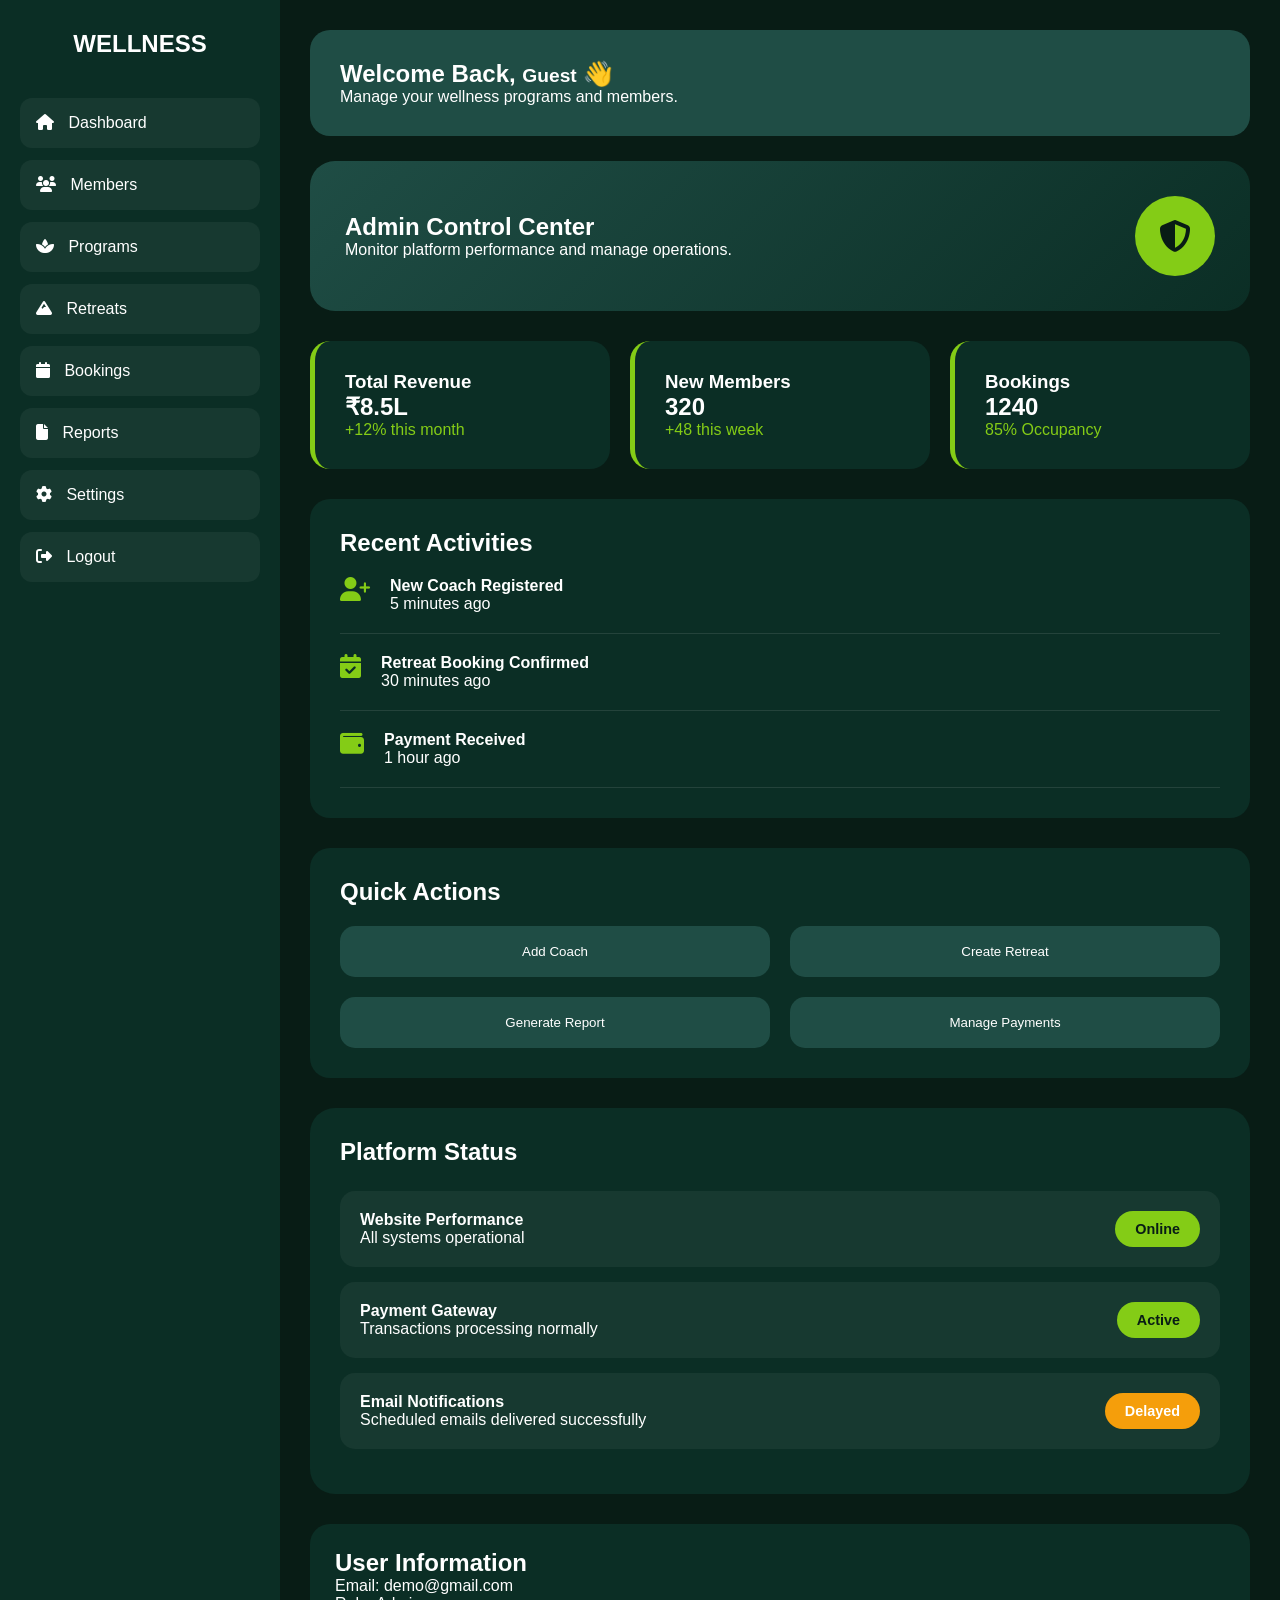
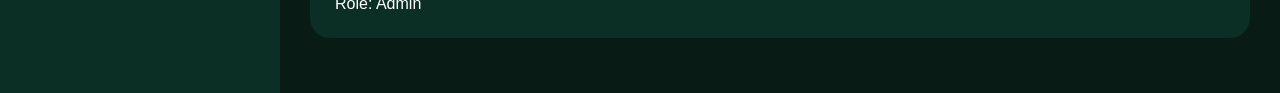
<file: admin-dashboard.html>
<!DOCTYPE html>
<html lang="en">

<head>

<meta charset="UTF-8">
<meta name="viewport"
      content="width=device-width, initial-scale=1.0">

<title>Admin Dashboard</title>

<link rel="stylesheet"
      href="css/admin-dashboard.css">

<link rel="stylesheet"
href="https://cdnjs.cloudflare.com/ajax/libs/font-awesome/6.5.2/css/all.min.css">

</head>

<body>
 
<button class="menu-toggle"
        id="menuToggle">

    <i class="fas fa-bars"></i>

</button>
<div class="dashboard-layout">

    <!-- Sidebar -->

    <aside class="sidebar">

        <div class="sidebar-logo">

            <h2>WELLNESS</h2>

        </div>

        <ul>

            <li id="dashboard-link"
            class="active">
                <i class="fas fa-home"></i>
                Dashboard
            </li>

            <li class="coming-soon">
                <i class="fas fa-users"></i>
                Members
            </li>

            <li class="coming-soon">
                <i class="fas fa-spa"></i>
                Programs
            </li>

            <li class="coming-soon">
                <i class="fas fa-mountain"></i>
                Retreats
            </li>

            <li class="coming-soon">
                <i class="fas fa-calendar"></i>
                Bookings
            </li>

            <li class="coming-soon">
                <i class="fas fa-file"></i>
                Reports
            </li>

            <li class="coming-soon">
                <i class="fas fa-cog"></i>
                Settings
            </li>

            <li id="logoutBtn">
                <i class="fas fa-sign-out-alt"></i>
                Logout
            </li>

        </ul>

    </aside>

    <!-- Main -->

    <main class="dashboard-content">

        <section class="welcome-card">
           
    <h1>

        Welcome Back,
                <span id="dashboardEmail"></span>


        👋

    </h1>

    <p>
        Manage your wellness programs and members.
    </p>
        </section>

        <!-- Stats -->
<section class="admin-banner">

    <div>
        <h1>Admin Control Center</h1>

        <p>
            Monitor platform performance and manage operations.
        </p>
    </div>

    <div class="admin-badge">

        <i class="fas fa-shield-alt"></i>

    </div>

</section>

<section class="analytics-grid">

    <div class="analytics-box">

        <h3>Total Revenue</h3>

        <h2>₹8.5L</h2>

        <span>+12% this month</span>

    </div>

    <div class="analytics-box">

        <h3>New Members</h3>

        <h2>320</h2>

        <span>+48 this week</span>

    </div>

    <div class="analytics-box">

        <h3>Bookings</h3>

        <h2>1240</h2>

        <span>85% Occupancy</span>

    </div>

</section>

<section class="activity-card">

    <h2>Recent Activities</h2>

    <div class="activity-item">

        <i class="fas fa-user-plus"></i>

        <div>

            <h4>New Coach Registered</h4>

            <p>5 minutes ago</p>

        </div>

    </div>

    <div class="activity-item">

        <i class="fas fa-calendar-check"></i>

        <div>

            <h4>Retreat Booking Confirmed</h4>

            <p>30 minutes ago</p>

        </div>

    </div>

    <div class="activity-item">

        <i class="fas fa-wallet"></i>

        <div>

            <h4>Payment Received</h4>

            <p>1 hour ago</p>

        </div>

    </div>

</section>

<section class="quick-actions">

    <h2>Quick Actions</h2>

    <div class="action-grid">

        <button>Add Coach</button>

        <button>Create Retreat</button>

        <button>Generate Report</button>

        <button>Manage Payments</button>

    </div>

</section>

<section class="platform-status">

    <h2>Platform Status</h2>

    <div class="status-list">

        <div class="status-item">

            <div>
                <h4>Website Performance</h4>
                <p>All systems operational</p>
            </div>

            <span class="status online">

                Online

            </span>

        </div>

        <div class="status-item">

            <div>
                <h4>Payment Gateway</h4>
                <p>Transactions processing normally</p>
            </div>

            <span class="status online">

                Active

            </span>

        </div>

        <div class="status-item">

            <div>
                <h4>Email Notifications</h4>
                <p>Scheduled emails delivered successfully</p>
            </div>

            <span class="status warning">

                Delayed

            </span>

        </div>

    </div>

</section>

        <!-- User Info -->

        <section class="user-card">

            <h2>User Information</h2>

            <p>
                Email:
                <span id="userEmail"></span>
            </p>

            <p>
                Role:
                <span id="userRole"></span>
            </p>


        </section>

    </main>

</div>

<script src="js/admin-dashboard.js"></script>

</body>
</html>
</file>
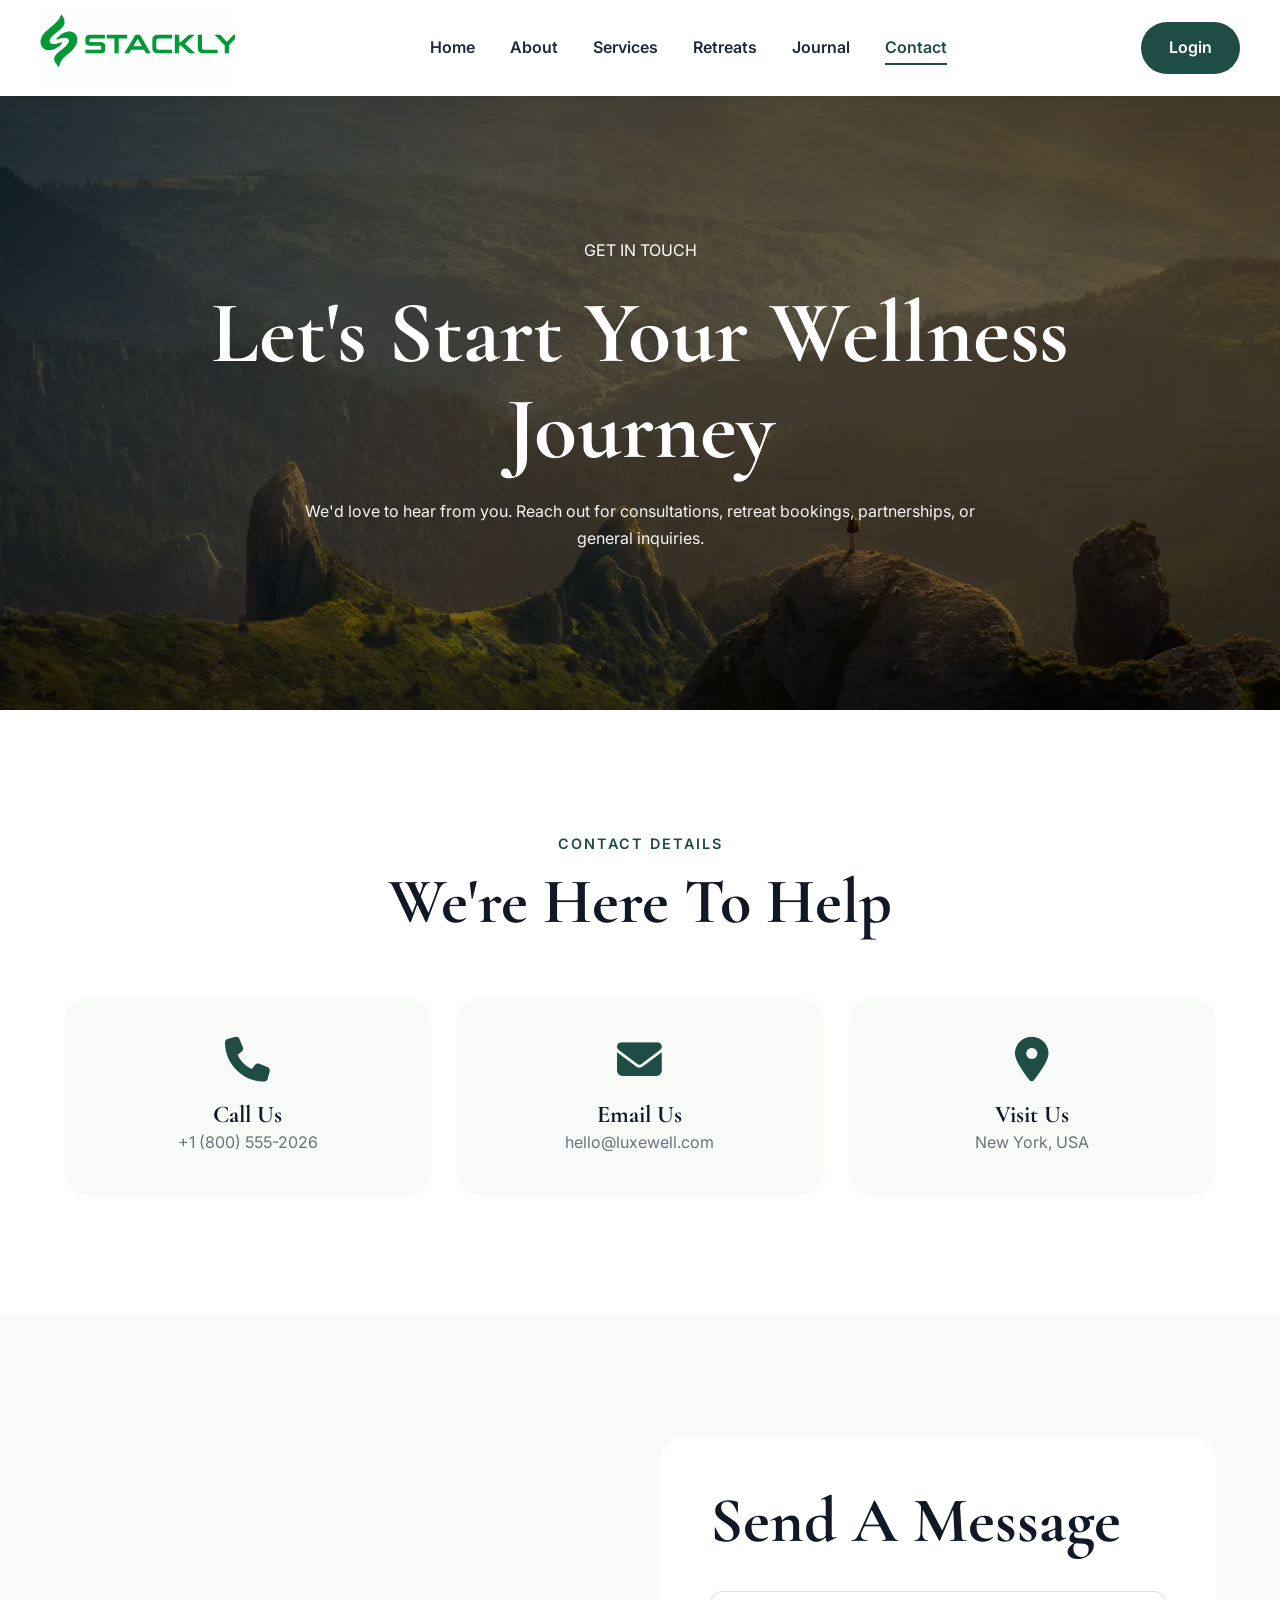
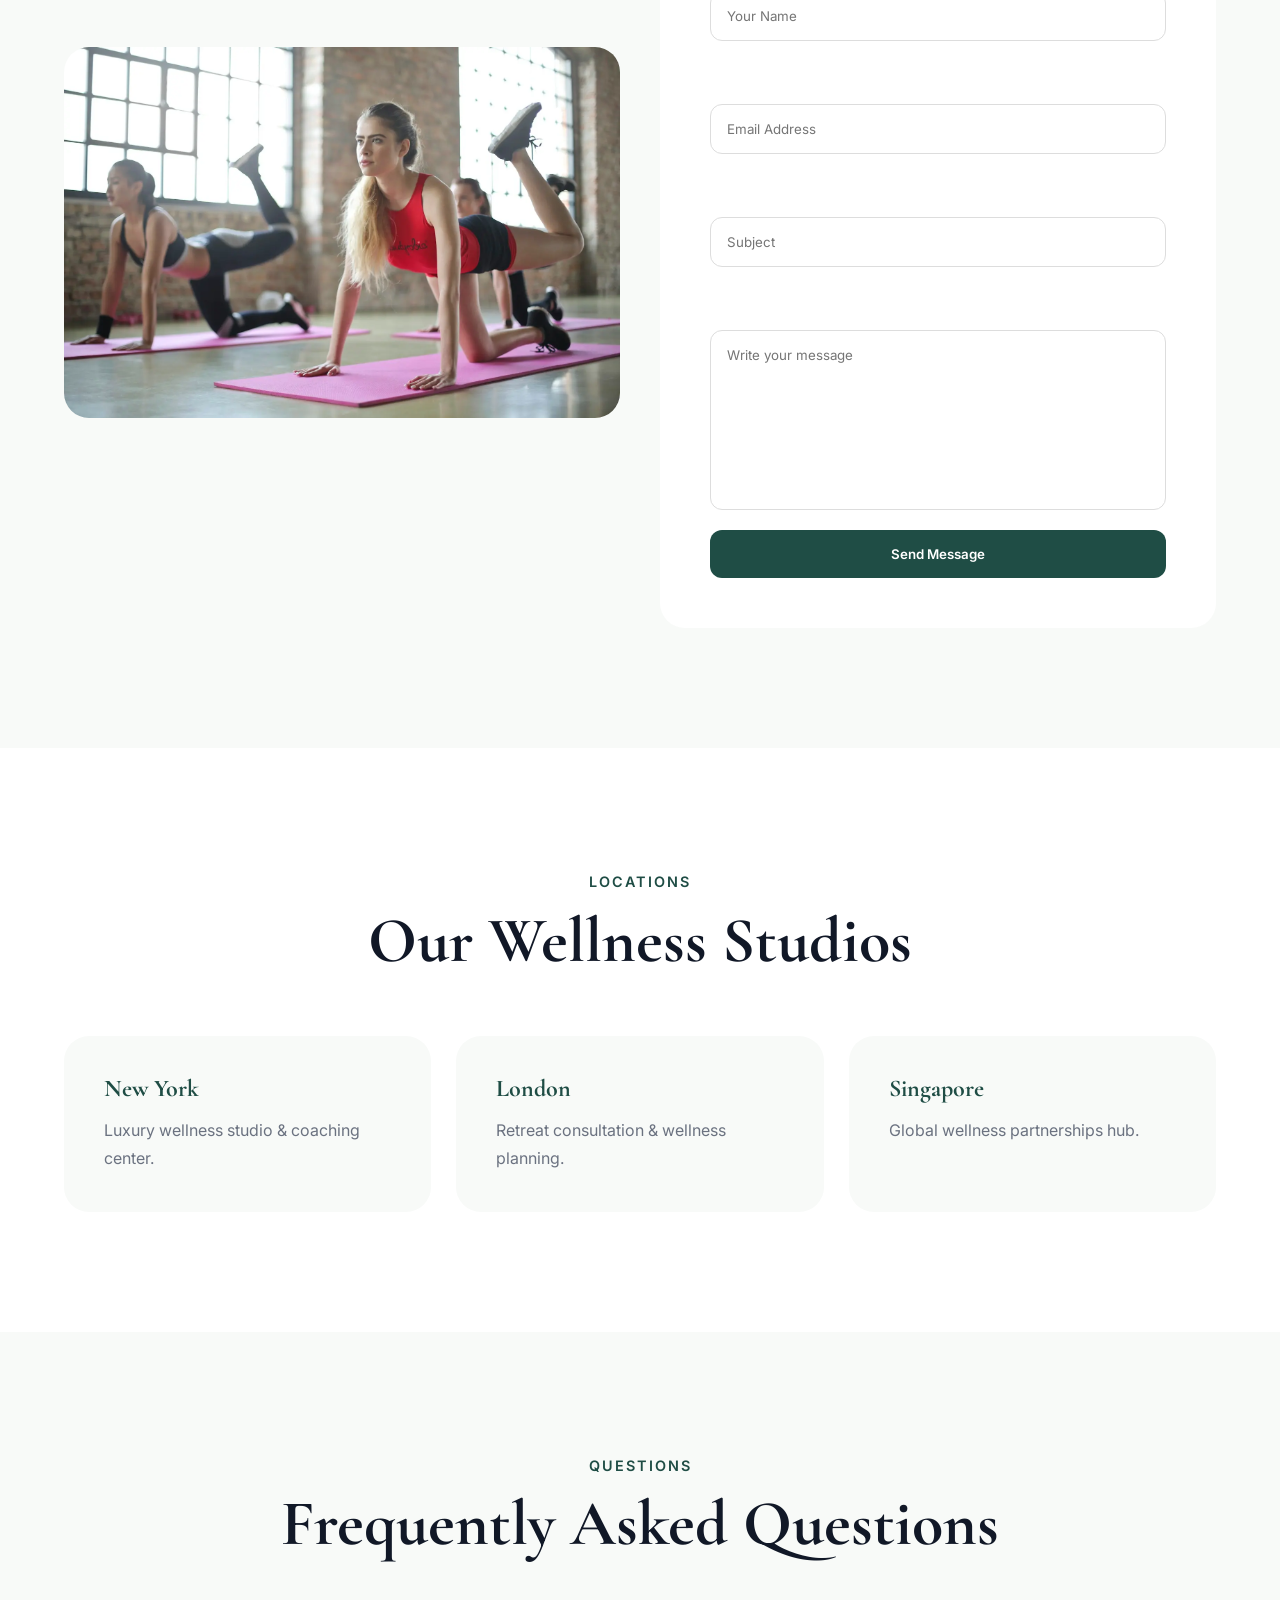
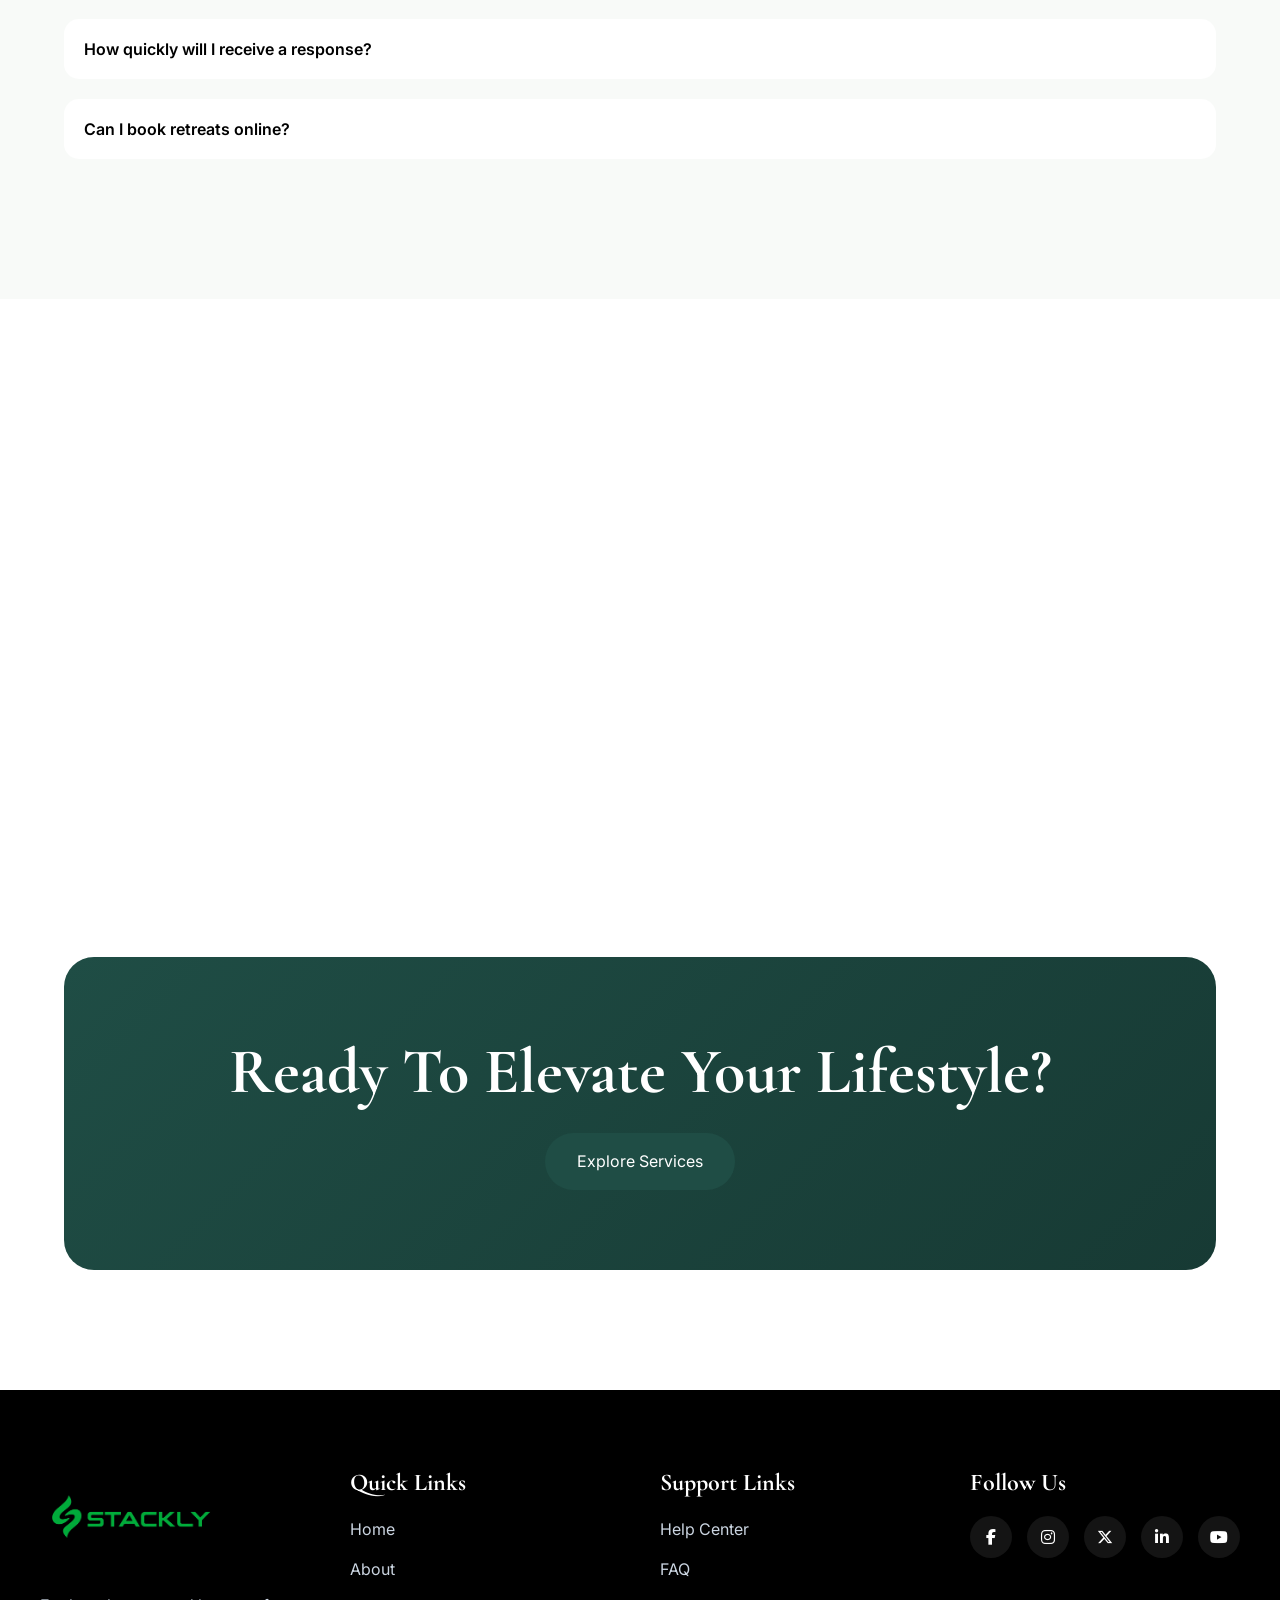
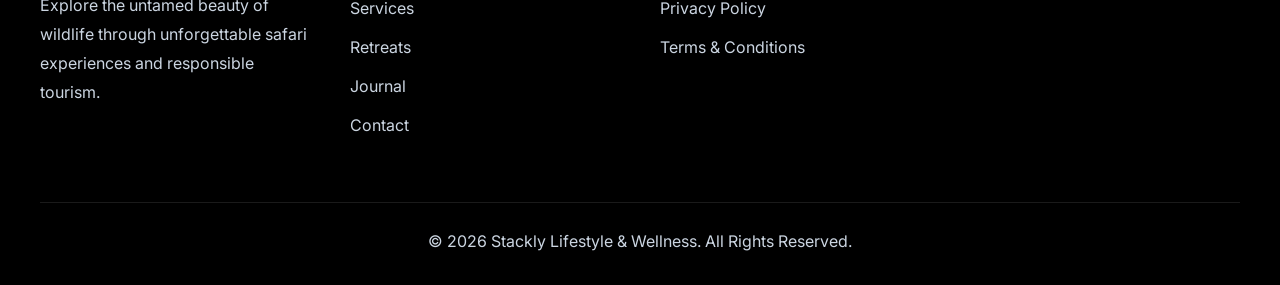
<file: contact.html>
<!DOCTYPE html>
<html lang="en">

<head>

    <meta charset="UTF-8">

    <meta name="viewport"
          content="width=device-width, initial-scale=1.0">

    <title>
        Stackly | Lifestyle & Wellness
    </title>

    <!-- CSS -->

    <link rel="stylesheet"
          href="css/global.css">

    <link rel="stylesheet"
          href="css/contact.css">

   <link rel="stylesheet"
href="https://cdnjs.cloudflare.com/ajax/libs/font-awesome/6.5.2/css/all.min.css">

    <!-- Google Fonts -->

    <link href="https://fonts.googleapis.com/css2?family=Inter:wght@300;400;500;600;700&family=Cormorant+Garamond:wght@400;500;600;700&display=swap"
          rel="stylesheet">

</head>

<body>

    <!-- =========================
         PREMIUM LOADER
    ========================= -->

    <div id="loader">

        <div class="loader-wrapper">

            <h1 class="loader-logo">
                STACKLY
            </h1>

            <div class="loader-line">
                <span></span>
            </div>

            <p class="loader-text">
                Curating Wellness Experiences
            </p>

        </div>

    </div>

    <!-- =========================
         HEADER
    ========================= -->

    <header class="header"
            id="header">

        <div class="container header-container">
              <a href="index.html" class="logo">

    <img
        src="images/green-logo.webp"
        alt="Stackly Logo"
        class="logo-image"
    >

</a>
            <nav class="navbar"
                 id="navbar">

                <ul class="nav-links">

                    <li>
                        <a href="index.html"
                        >
                            Home
                        </a>
                    </li>

                    <li>
                        <a href="profile.html">
                            About
                        </a>
                    </li>

                    <li>
                        <a href="services.html">
                            Services
                        </a>
                    </li>

                    <li>
                        <a href="retreats.html">
                            Retreats
                        </a>
                    </li>

                    <li>
                        <a href="journal.html">
                            Journal
                        </a>
                    </li>

                    <li>
                        <a href="contact.html" class="active">
                            Contact
                        </a>
                    </li>

                    <li class="mobile-login">
                        <a href="login.html">
                            Login
                        </a>
                    </li>

                </ul>

            </nav>

            <div class="header-right">

                <a href="login.html"
                   class="login-btn">

                    Login

                </a>

                <button class="hamburger"
                        id="hamburger">

                    <span></span>
                    <span></span>
                    <span></span>

                </button>

            </div>

        </div>

    </header>

    <main>

    <!-- CONTACT HERO -->

    <section class="contact-hero">

        <div class="container">

            <span>GET IN TOUCH</span>

            <h1>
                Let's Start Your Wellness Journey
            </h1>

            <p>
                We'd love to hear from you. Reach out for consultations,
                retreat bookings, partnerships, or general inquiries.
            </p>

        </div>

    </section>

    <!-- CONTACT INFO -->

    <section class="contact-info reveal">

        <div class="section-header">

            <span>CONTACT DETAILS</span>

            <h2>We're Here To Help</h2>

        </div>

        <div class="contact-cards">

            <div class="contact-card">
                <i class="fas fa-phone"></i>
                <h3>Call Us</h3>
                <p>+1 (800) 555-2026</p>
            </div>

            <div class="contact-card">
                <i class="fas fa-envelope"></i>
                <h3>Email Us</h3>
                <p>hello@luxewell.com</p>
            </div>

            <div class="contact-card">
                <i class="fas fa-location-dot"></i>
                <h3>Visit Us</h3>
                <p>New York, USA</p>
            </div>

        </div>

    </section>

    <!-- CONTACT FORM -->

    <section class="contact-form-section reveal">

        <div class="container">

            <div class="contact-grid">

                <div class="contact-image">

                    <img src="images/serviceimg.webp"
                    alt="Wellness Contact">

                </div>

                <div class="contact-form-box">

                    <h2>Send A Message</h2>
                      <form class="contact-form">

    <input
    type="text"
    id="name"
    placeholder="Your Name"
    required>
    <small class="error" id="nameError"></small>

    <input
    type="email"
    id="email"
    placeholder="Email Address"
    required>
    <small class="error" id="emailError"></small>

    <input
    type="text"
    id="subject"
    placeholder="Subject"
    required>
    <small class="error" id="subjectError"></small>

    <textarea
    id="message"
    placeholder="Write your message"></textarea>

    <button type="submit">
        Send Message
    </button>

</form>



                </div>

            </div>

        </div>

    </section>

    <!-- OFFICES -->

    <section class="offices reveal">

        <div class="section-header">

            <span>LOCATIONS</span>

            <h2>Our Wellness Studios</h2>

        </div>

        <div class="office-grid">

            <div class="office-card">
                <h3>New York</h3>
                <p>Luxury wellness studio & coaching center.</p>
            </div>

            <div class="office-card">
                <h3>London</h3>
                <p>Retreat consultation & wellness planning.</p>
            </div>

            <div class="office-card">
                <h3>Singapore</h3>
                <p>Global wellness partnerships hub.</p>
            </div>

        </div>

    </section>

    <!-- FAQ -->

    <section class="contact-faq reveal">

        <div class="container">

            <div class="section-header">

                <span>QUESTIONS</span>

                <h2>Frequently Asked Questions</h2>

            </div>

            <div class="faq-item">

                <button class="faq-question">
                    How quickly will I receive a response?
                </button>

                <div class="faq-answer">
                    Usually within 24 business hours.
                </div>

            </div>

            <div class="faq-item">

                <button class="faq-question">
                    Can I book retreats online?
                </button>

                <div class="faq-answer">
                    Yes, retreat booking is available online.
                </div>

            </div>

        </div>

    </section>

    <!-- MAP + CTA -->

    <section class="map-section">

        <div class="container">

            <div class="map-placeholder">

                <iframe
                src="https://www.google.com/maps?q=New+York&output=embed"
                loading="lazy">
                </iframe>

            </div>

            <div class="contact-cta">

                <h2>
                    Ready To Elevate Your Lifestyle?
                </h2>

                <a href="services.html"
                   class="btn-primary">

                    Explore Services

                </a>

            </div>

        </div>

    </section>

</main>


    <!-- ==================================
         FOOTER
    =================================== -->

    
<footer class="footer">

    <div class="container">

        <div class="footer-grid">

            <!-- Column 1 -->

            <!-- Column 1 -->
<div class="footer-column">

    <a href="index.html" class="footer-logo">
        <img src="images/blck-green-logo.webp" alt="Stackly Logo">
    </a>

                <p>
                    Explore the untamed beauty of wildlife through
                    unforgettable safari experiences and responsible tourism.
                </p>

            </div>

            <!-- Column 2 -->

            <div class="footer-column">

                <h3>
                    Quick Links
                </h3>

                <ul>

                    <li><a href="index.html">Home</a></li>

                    <li><a href="profile.html">About</a></li>
                     <li><a href="services.html">Services</a></li>
                    <li><a href="retreats.html">Retreats</a></li>

                    <li><a href="journal.html">Journal</a></li>

                    <li><a href="contact.html">Contact</a></li>

                </ul>

            </div>

            <!-- Column 3 -->

            <div class="footer-column">

               <h3>Support Links</h3>

<ul>

    <li>

        <a href="404.html">

            Help Center

        </a>

    </li>

    <li>

        <a href="404.html">

            FAQ

        </a>

    </li>

    <li>

        <a href="404.html">

            Privacy Policy

        </a>

    </li>

    <li>

        <a href="404.html">

            Terms & Conditions

        </a>

    </li>

</ul>
            </div>

            <!-- Column 4 -->
        <div class="footer-column">

    <h3>Follow Us</h3>

    <div class="social-icons">

        <a href="404.html" aria-label="Facebook">
            <i class="fab fa-facebook-f"></i>
        </a>

        <a href="404.html" aria-label="Instagram">
            <i class="fab fa-instagram"></i>
        </a>

        <a href="404.html" aria-label="Twitter">
            <i class="fab fa-x-twitter"></i>
        </a>

        <a href="404.html" aria-label="LinkedIn">
            <i class="fab fa-linkedin-in"></i>
        </a>

        <a href="404.html" aria-label="YouTube">
            <i class="fab fa-youtube"></i>
        </a>

    </div>

</div>




        </div>

        <div class="footer-bottom">

              <p>
                © 2026 Stackly Lifestyle & Wellness.
                All Rights Reserved.
            </p>

        </div>

    </div>

</footer>


    <!-- JS -->
    <script src="js/contact.js"></script>
    <script src="js/script.js"></script>

</body>
</html>
</file>
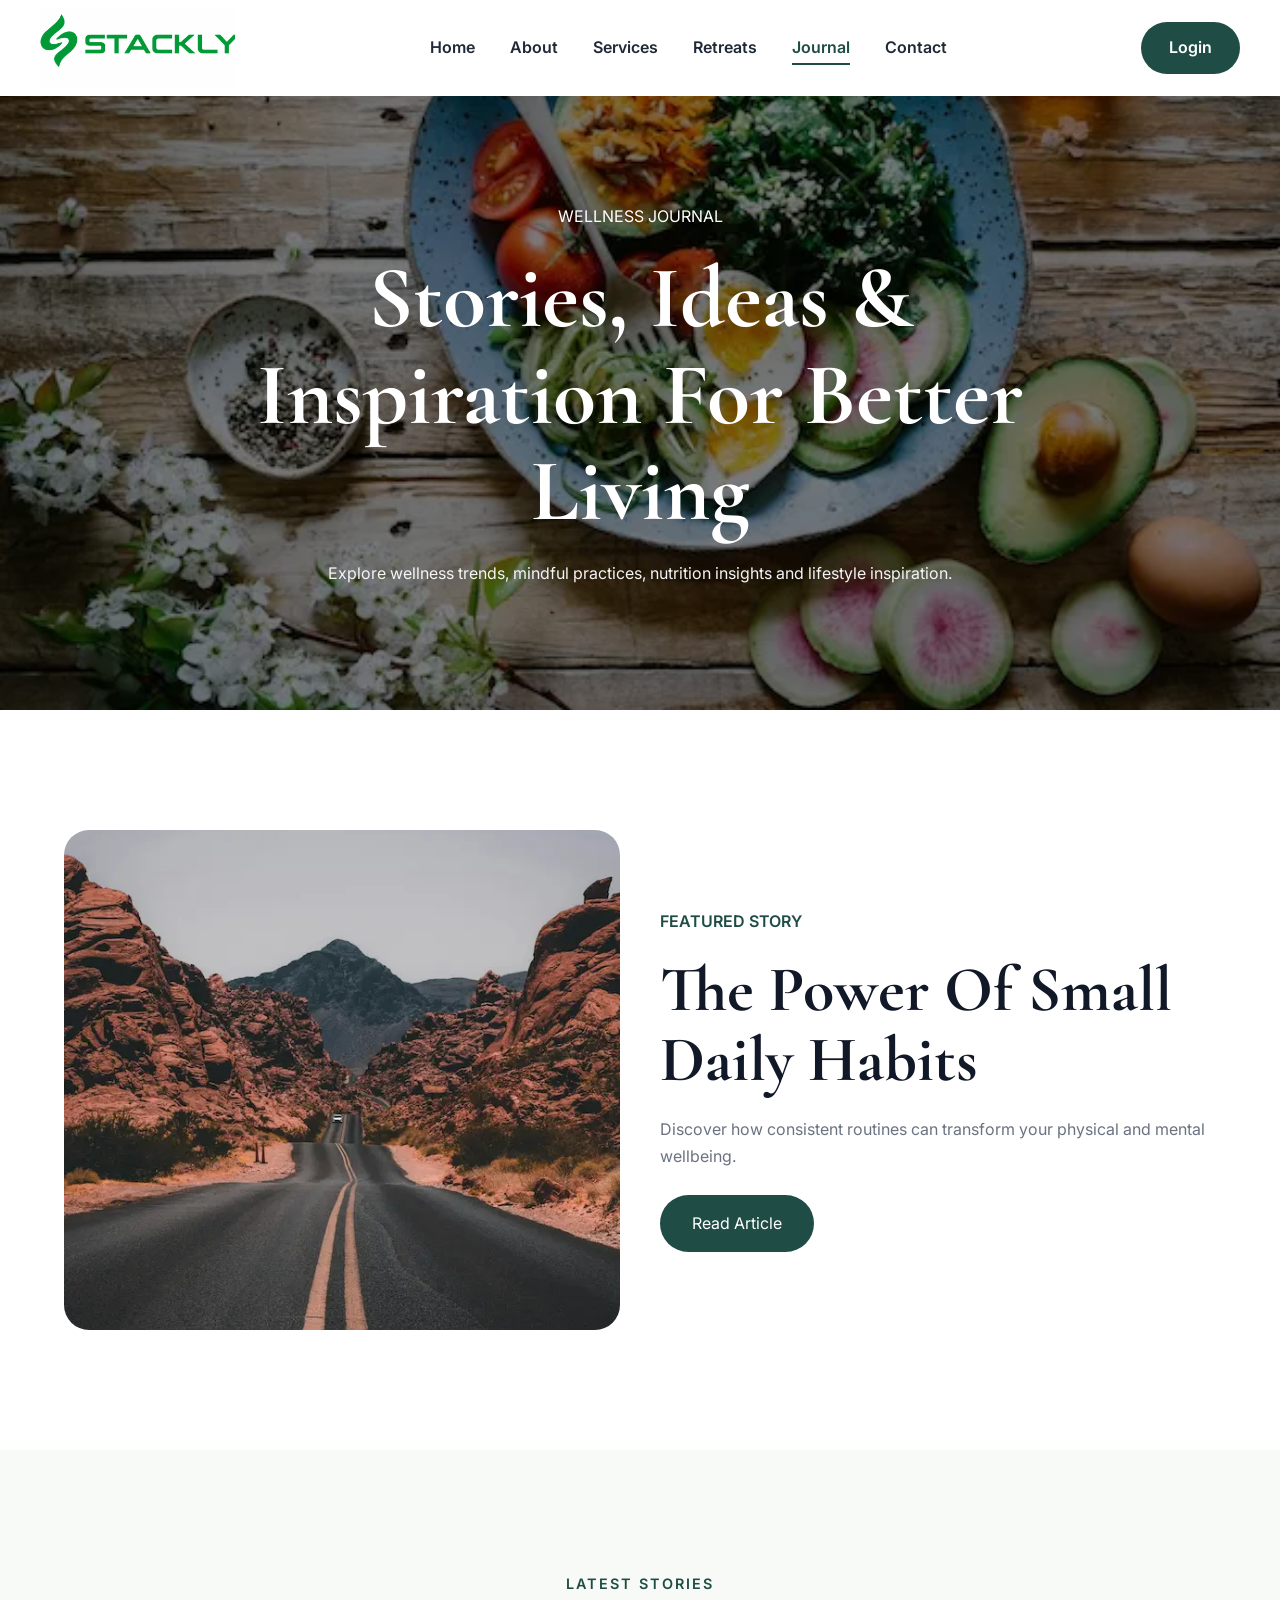
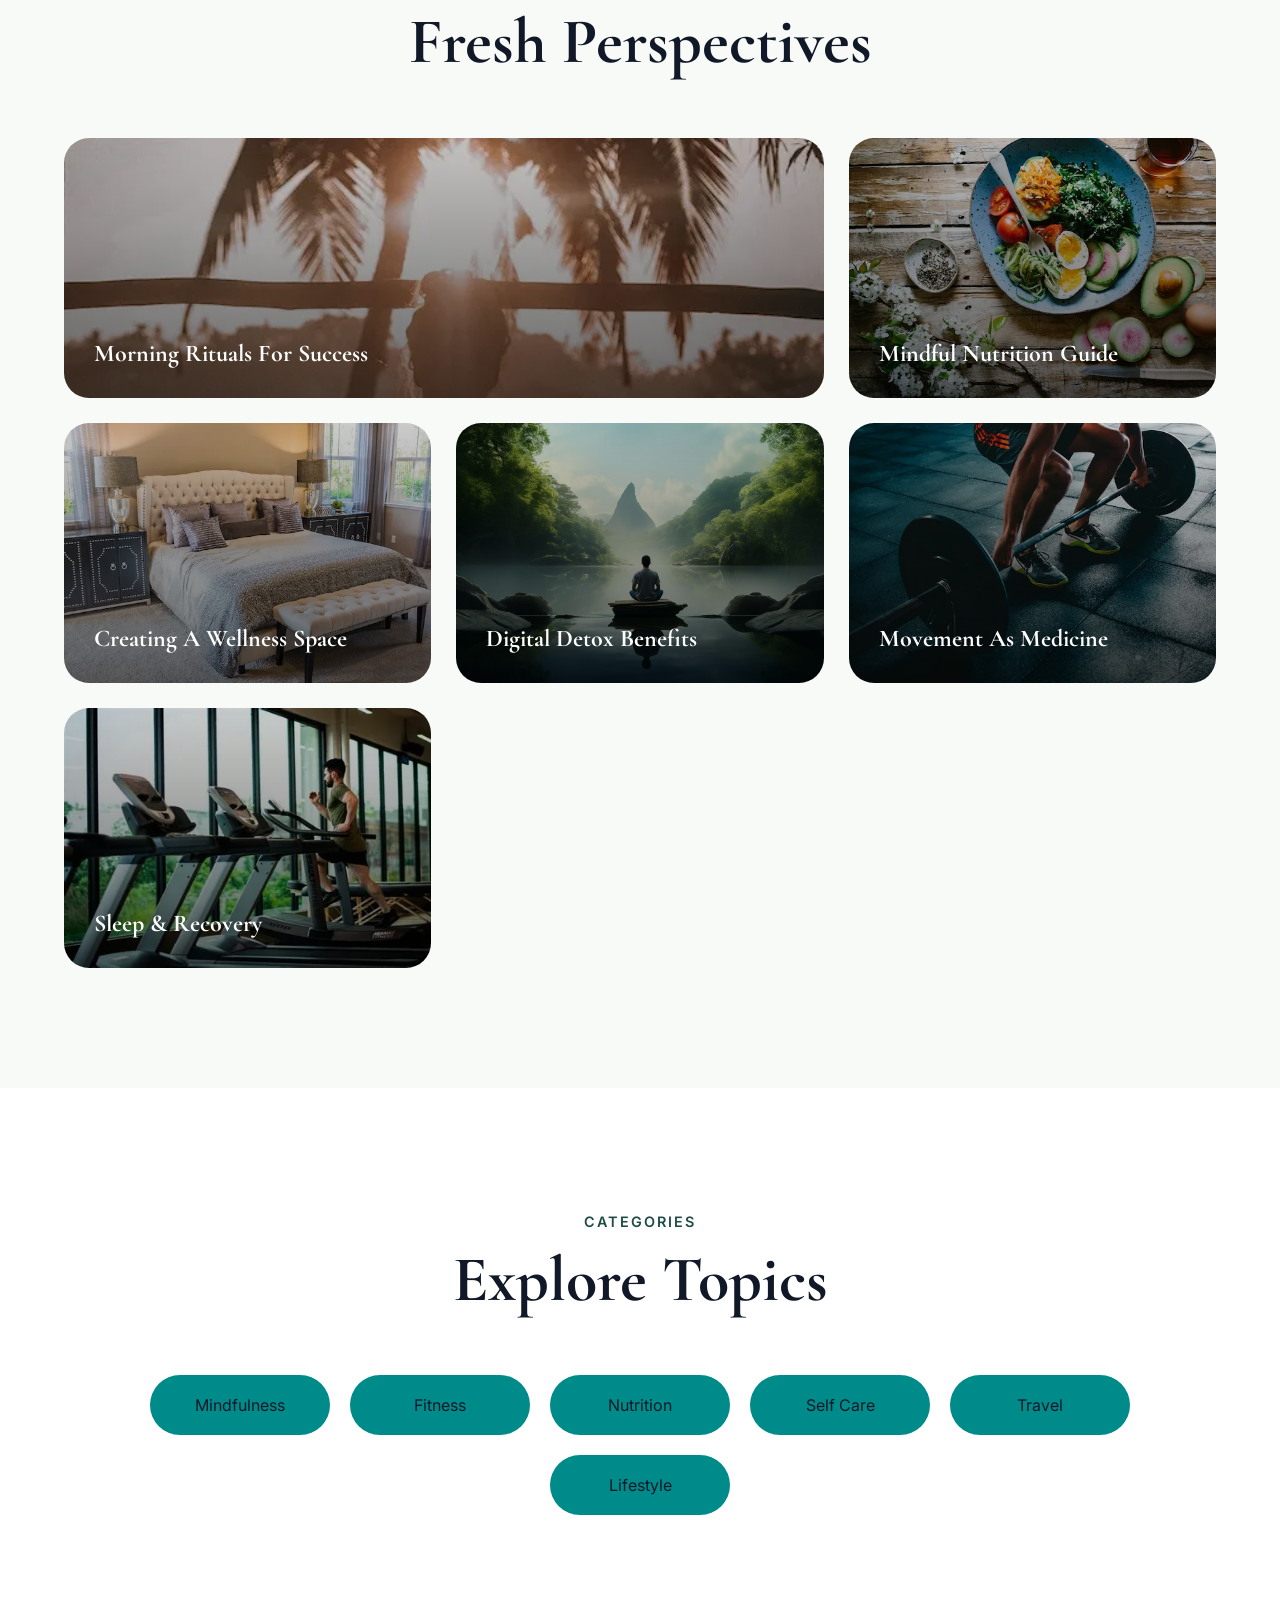
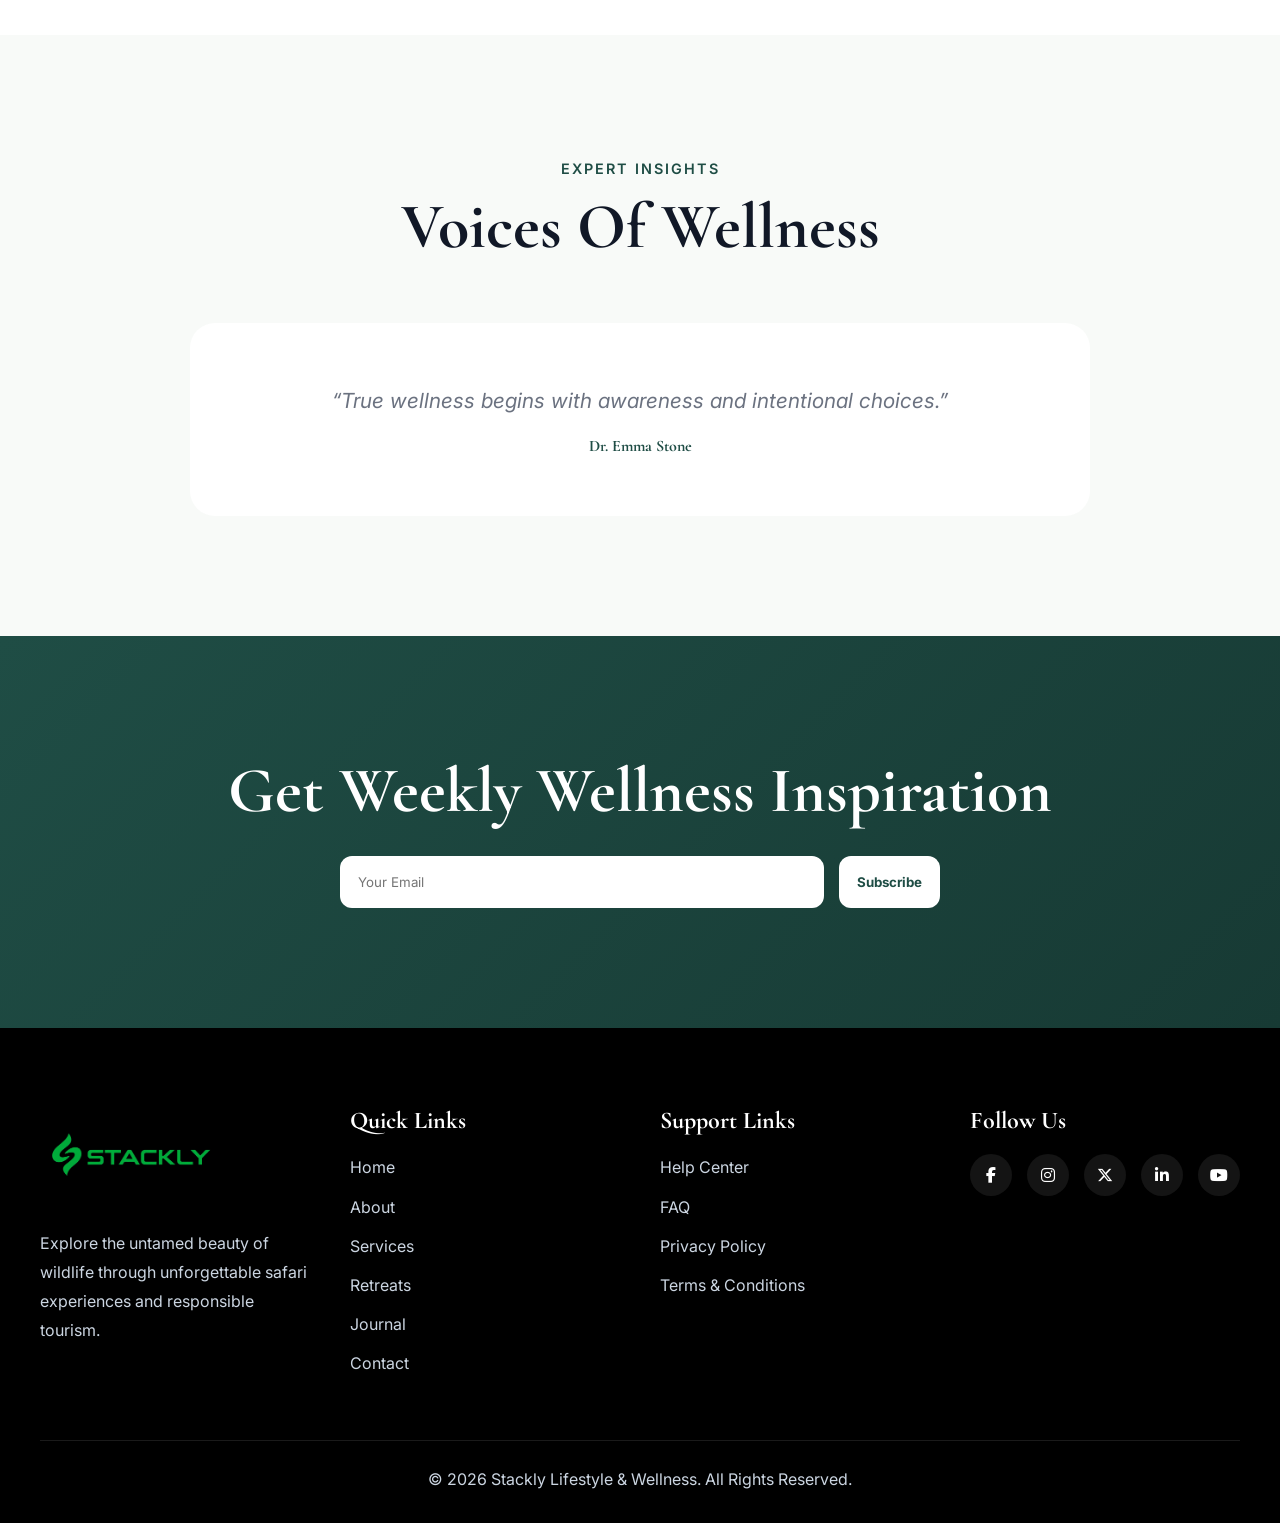
<file: journal.html>
<!DOCTYPE html>
<html lang="en">

<head>

    <meta charset="UTF-8">

    <meta name="viewport"
          content="width=device-width, initial-scale=1.0">

    <title>
        Stackly | Lifestyle & Wellness
    </title>

    <!-- CSS -->

    <link rel="stylesheet"
          href="css/global.css">

    <link rel="stylesheet"
          href="css/journal.css">

   <link rel="stylesheet"
href="https://cdnjs.cloudflare.com/ajax/libs/font-awesome/6.5.2/css/all.min.css">

    <!-- Google Fonts -->

    <link href="https://fonts.googleapis.com/css2?family=Inter:wght@300;400;500;600;700&family=Cormorant+Garamond:wght@400;500;600;700&display=swap"
          rel="stylesheet">

</head>

<body>

    <!-- =========================
         PREMIUM LOADER
    ========================= -->

    <div id="loader">

        <div class="loader-wrapper">

            <h1 class="loader-logo">
                STACKLY
            </h1>

            <div class="loader-line">
                <span></span>
            </div>

            <p class="loader-text">
                Curating Wellness Experiences
            </p>

        </div>

    </div>

    <!-- =========================
         HEADER
    ========================= -->

    <header class="header"
            id="header">

        <div class="container header-container">
              <a href="index.html" class="logo">

    <img
        src="images/green-logo.webp"
        alt="Stackly Logo"
        class="logo-image"
    >

</a>
            <nav class="navbar"
                 id="navbar">

                <ul class="nav-links">

                    <li>
                        <a href="index.html"
                           >
                            Home
                        </a>
                    </li>

                    <li>
                        <a href="profile.html">
                            About
                        </a>
                    </li>

                    <li>
                        <a href="services.html">
                            Services
                        </a>
                    </li>

                    <li>
                        <a href="retreats.html">
                            Retreats
                        </a>
                    </li>

                    <li>
                        <a href="journal.html" class="active">
                            Journal
                        </a>
                    </li>

                    <li>
                        <a href="contact.html">
                            Contact
                        </a>
                    </li>

                    <li class="mobile-login">
                        <a href="login.html">
                            Login
                        </a>
                    </li>

                </ul>

            </nav>

            <div class="header-right">

                <a href="login.html"
                   class="login-btn">

                    Login

                </a>

                <button class="hamburger"
                        id="hamburger">

                    <span></span>
                    <span></span>
                    <span></span>

                </button>

            </div>

        </div>

    </header>

    <main>

    <!-- Editorial Hero -->

    <section class="journal-hero">

        <div class="container">

            <span>WELLNESS JOURNAL</span>

            <h1>
                Stories, Ideas &
                Inspiration For Better Living
            </h1>

            <p>
                Explore wellness trends, mindful practices,
                nutrition insights and lifestyle inspiration.
            </p>

        </div>

    </section>  

    <!-- Featured Article -->

    <section class="featured-article reveal">

        <div class="container">

            <div class="featured-grid">

                <div class="featured-image">

                    <img src="images/futureimg.webp"
                    alt="Featured Story">

                </div>

                <div class="featured-content">

                    <span>FEATURED STORY</span>

                    <h2>
                        The Power Of Small Daily Habits
                    </h2>

                    <p>
                        Discover how consistent routines
                        can transform your physical and
                        mental wellbeing.
                    </p>

                    <a href="404.html"
                       class="btn-primary">

                        Read Article

                    </a>

                </div>

            </div>

        </div>

    </section>

    <!-- Journal Grid -->

    <section class="journal-grid-section reveal">

        <div class="section-header">

            <span>LATEST STORIES</span>

            <h2>Fresh Perspectives</h2>

        </div>

        <div class="journal-grid">

            <article class="journal-card">
                <h3>Morning Rituals For Success</h3>
            </article>

            <article class="journal-card">
                <h3>Mindful Nutrition Guide</h3>
            </article>

            <article class="journal-card">
                <h3>Creating A Wellness Space</h3>
            </article>

            <article class="journal-card">
                <h3>Digital Detox Benefits</h3>
            </article>

            <article class="journal-card">
                <h3>Movement As Medicine</h3>
            </article>

            <article class="journal-card">
                <h3>Sleep & Recovery</h3>
            </article>

        </div>

    </section>

    <!-- Categories -->

    <section class="categories reveal">

        <div class="section-header">

            <span>CATEGORIES</span>

            <h2>Explore Topics</h2>

        </div>

        <div class="category-list">

            <div class="category">Mindfulness</div>
            <div class="category">Fitness</div>
            <div class="category">Nutrition</div>
            <div class="category">Self Care</div>
            <div class="category">Travel</div>
            <div class="category">Lifestyle</div>

        </div>

    </section>

    <!-- Expert Insights -->

    <section class="insights reveal">

        <div class="section-header">

            <span>EXPERT INSIGHTS</span>

            <h2>Voices Of Wellness</h2>

        </div>

        <div class="insight-slider">

            <div class="insight-slide active">

                <p>
                    “True wellness begins with awareness
                    and intentional choices.”
                </p>

                <h4>Dr. Emma Stone</h4>

            </div>

            <div class="insight-slide">

                <p>
                    “Small improvements every day create
                    lasting transformation.”
                </p>

                <h4>James Carter</h4>

            </div>

        </div>

    </section>

    <!-- CTA -->

    <section class="journal-cta">

        <div class="container">

            <h2>
                Get Weekly Wellness Inspiration
            </h2>

           <form class="journal-form">

    <input
        type="email"
        id="newsletterEmail"
        placeholder="Your Email">


    <button type="submit">

        Subscribe

    </button>

</form>

    <small class="error"
           id="newsletterError"></small>

        </div>

    </section>

</main>


    <!-- ==================================
         FOOTER
    =================================== -->

    
<footer class="footer">

    <div class="container">

        <div class="footer-grid">

            <!-- Column 1 -->

            <!-- Column 1 -->
<div class="footer-column">

    <a href="index.html" class="footer-logo">
        <img src="images/blck-green-logo.webp" alt="Stackly Logo">
    </a>

                <p>
                    Explore the untamed beauty of wildlife through
                    unforgettable safari experiences and responsible tourism.
                </p>

            </div>

            <!-- Column 2 -->

            <div class="footer-column">

                <h3>
                    Quick Links
                </h3>

                <ul>

                    <li><a href="index.html">Home</a></li>

                    <li><a href="profile.html">About</a></li>
                     <li><a href="services.html">Services</a></li>
                    <li><a href="retreats.html">Retreats</a></li>

                    <li><a href="journal.html">Journal</a></li>

                    <li><a href="contact.html">Contact</a></li>

                </ul>

            </div>

            <!-- Column 3 -->

            <div class="footer-column">

               <h3>Support Links</h3>

<ul>

    <li>

        <a href="404.html">

            Help Center

        </a>

    </li>

    <li>

        <a href="404.html">

            FAQ

        </a>

    </li>

    <li>

        <a href="404.html">

            Privacy Policy

        </a>

    </li>

    <li>

        <a href="404.html">

            Terms & Conditions

        </a>

    </li>

</ul>
            </div>

            <!-- Column 4 -->
        <div class="footer-column">

    <h3>Follow Us</h3>

    <div class="social-icons">

        <a href="404.html" aria-label="Facebook">
            <i class="fab fa-facebook-f"></i>
        </a>

        <a href="404.html" aria-label="Instagram">
            <i class="fab fa-instagram"></i>
        </a>

        <a href="404.html" aria-label="Twitter">
            <i class="fab fa-x-twitter"></i>
        </a>

        <a href="404.html" aria-label="LinkedIn">
            <i class="fab fa-linkedin-in"></i>
        </a>

        <a href="404.html" aria-label="YouTube">
            <i class="fab fa-youtube"></i>
        </a>

    </div>

</div>




        </div>

        <div class="footer-bottom">

              <p>
                © 2026 Stackly Lifestyle & Wellness.
                All Rights Reserved.
            </p>

        </div>

    </div>

</footer>


    <!-- JS -->
    <Script src="js/journal.js"></Script>
    <script src="js/script.js"></script>

</body>
</html>
</file>
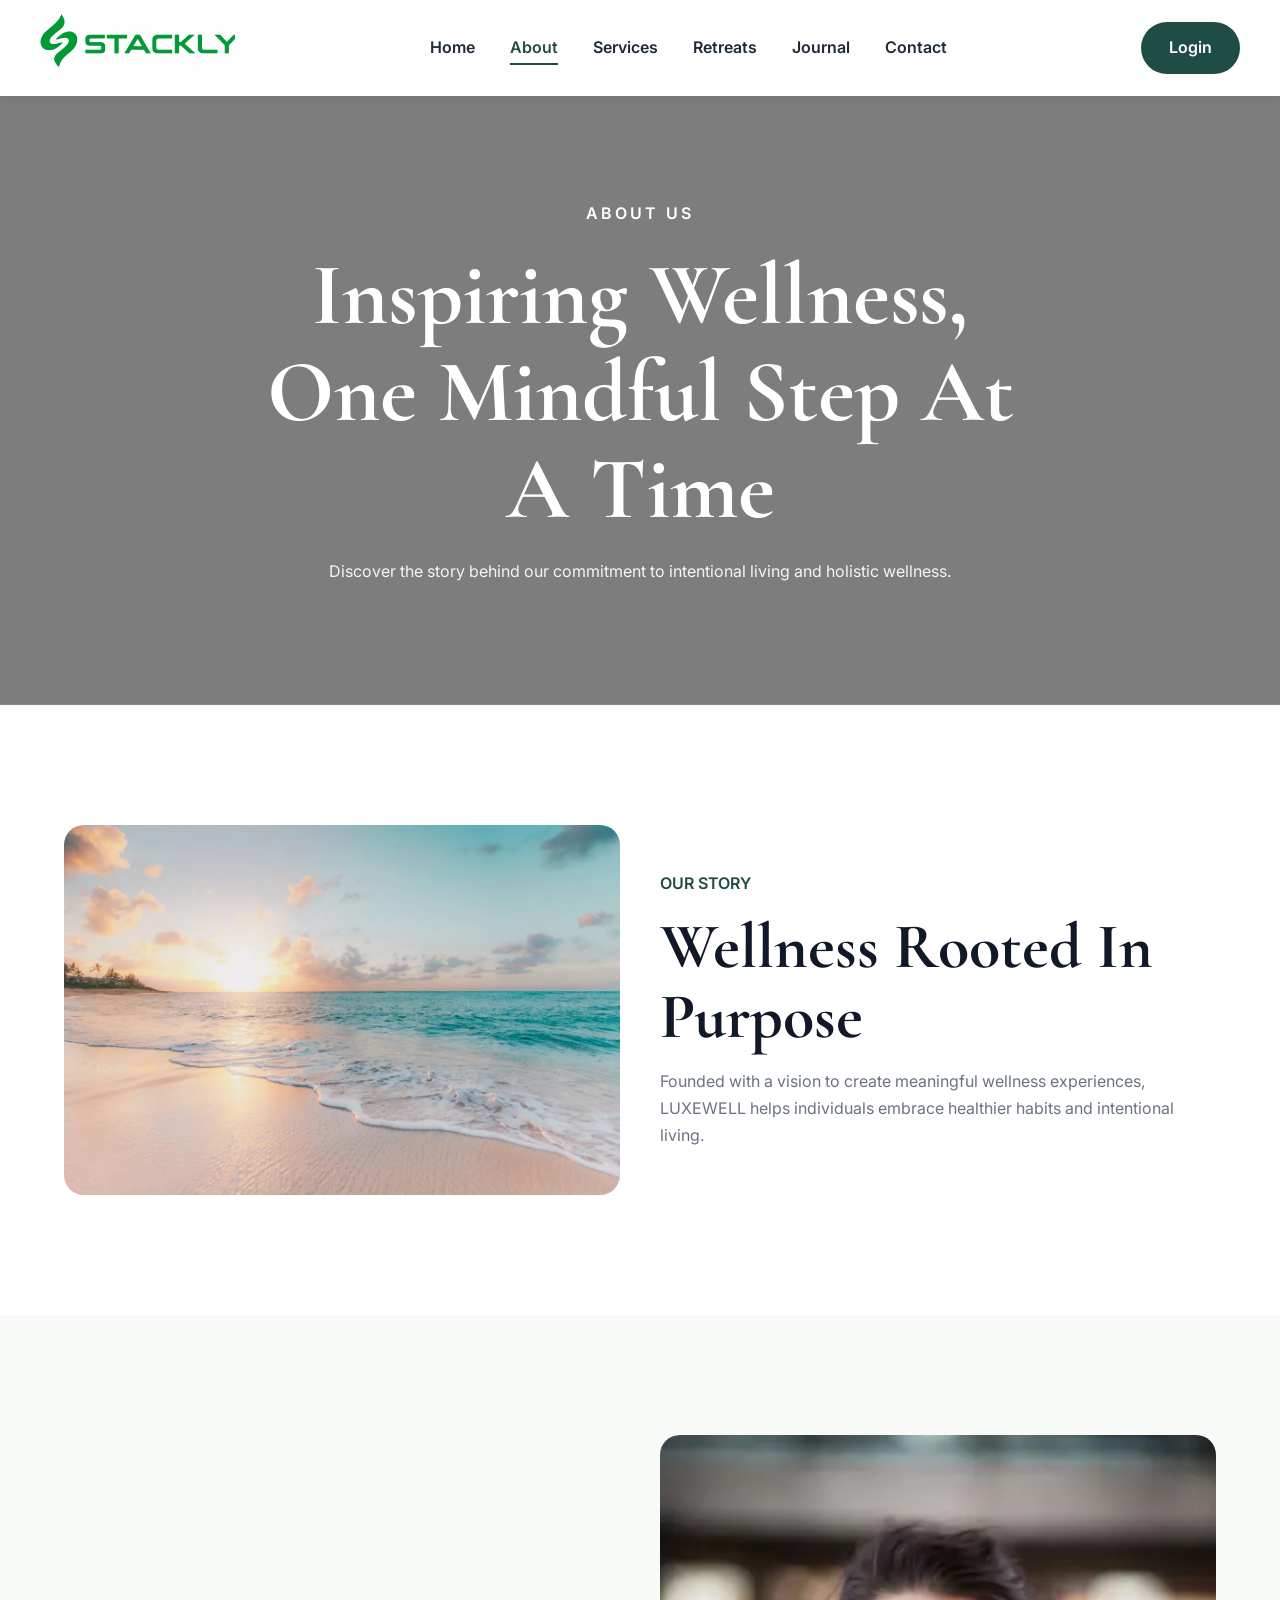
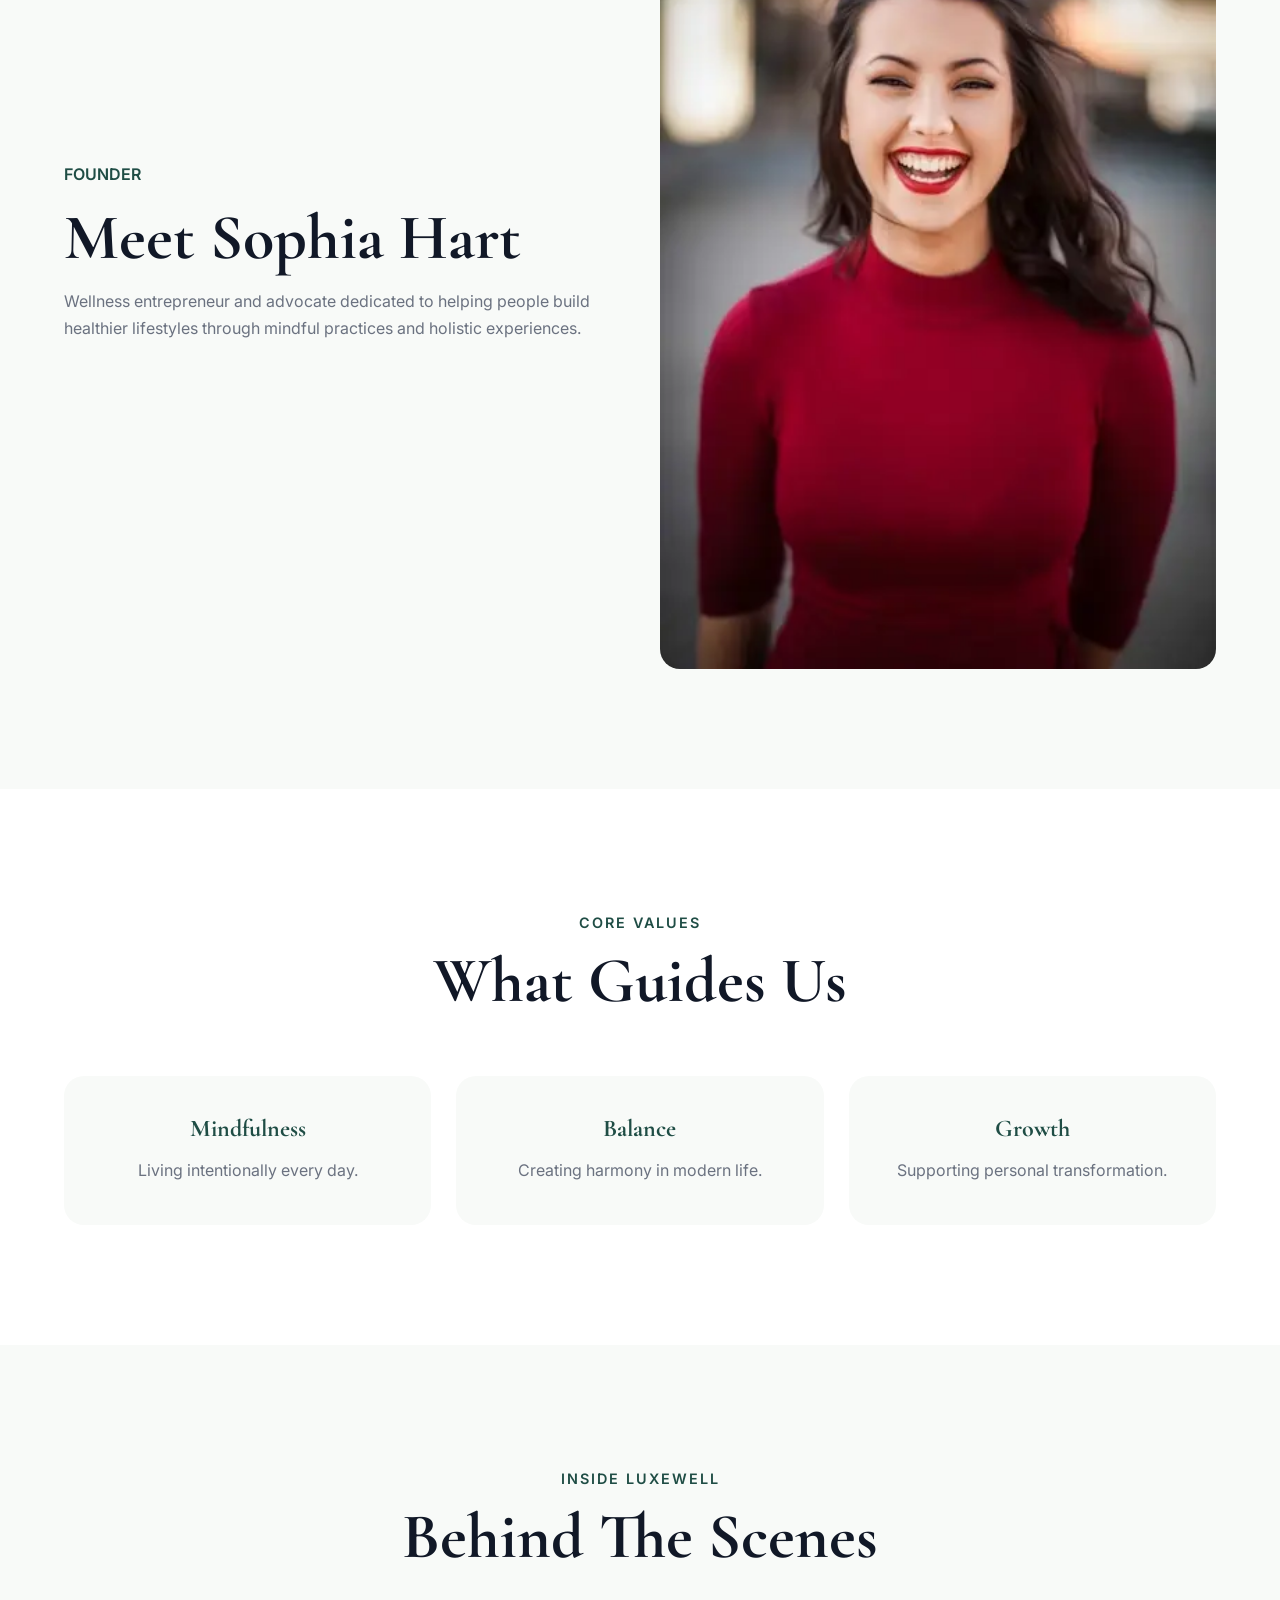
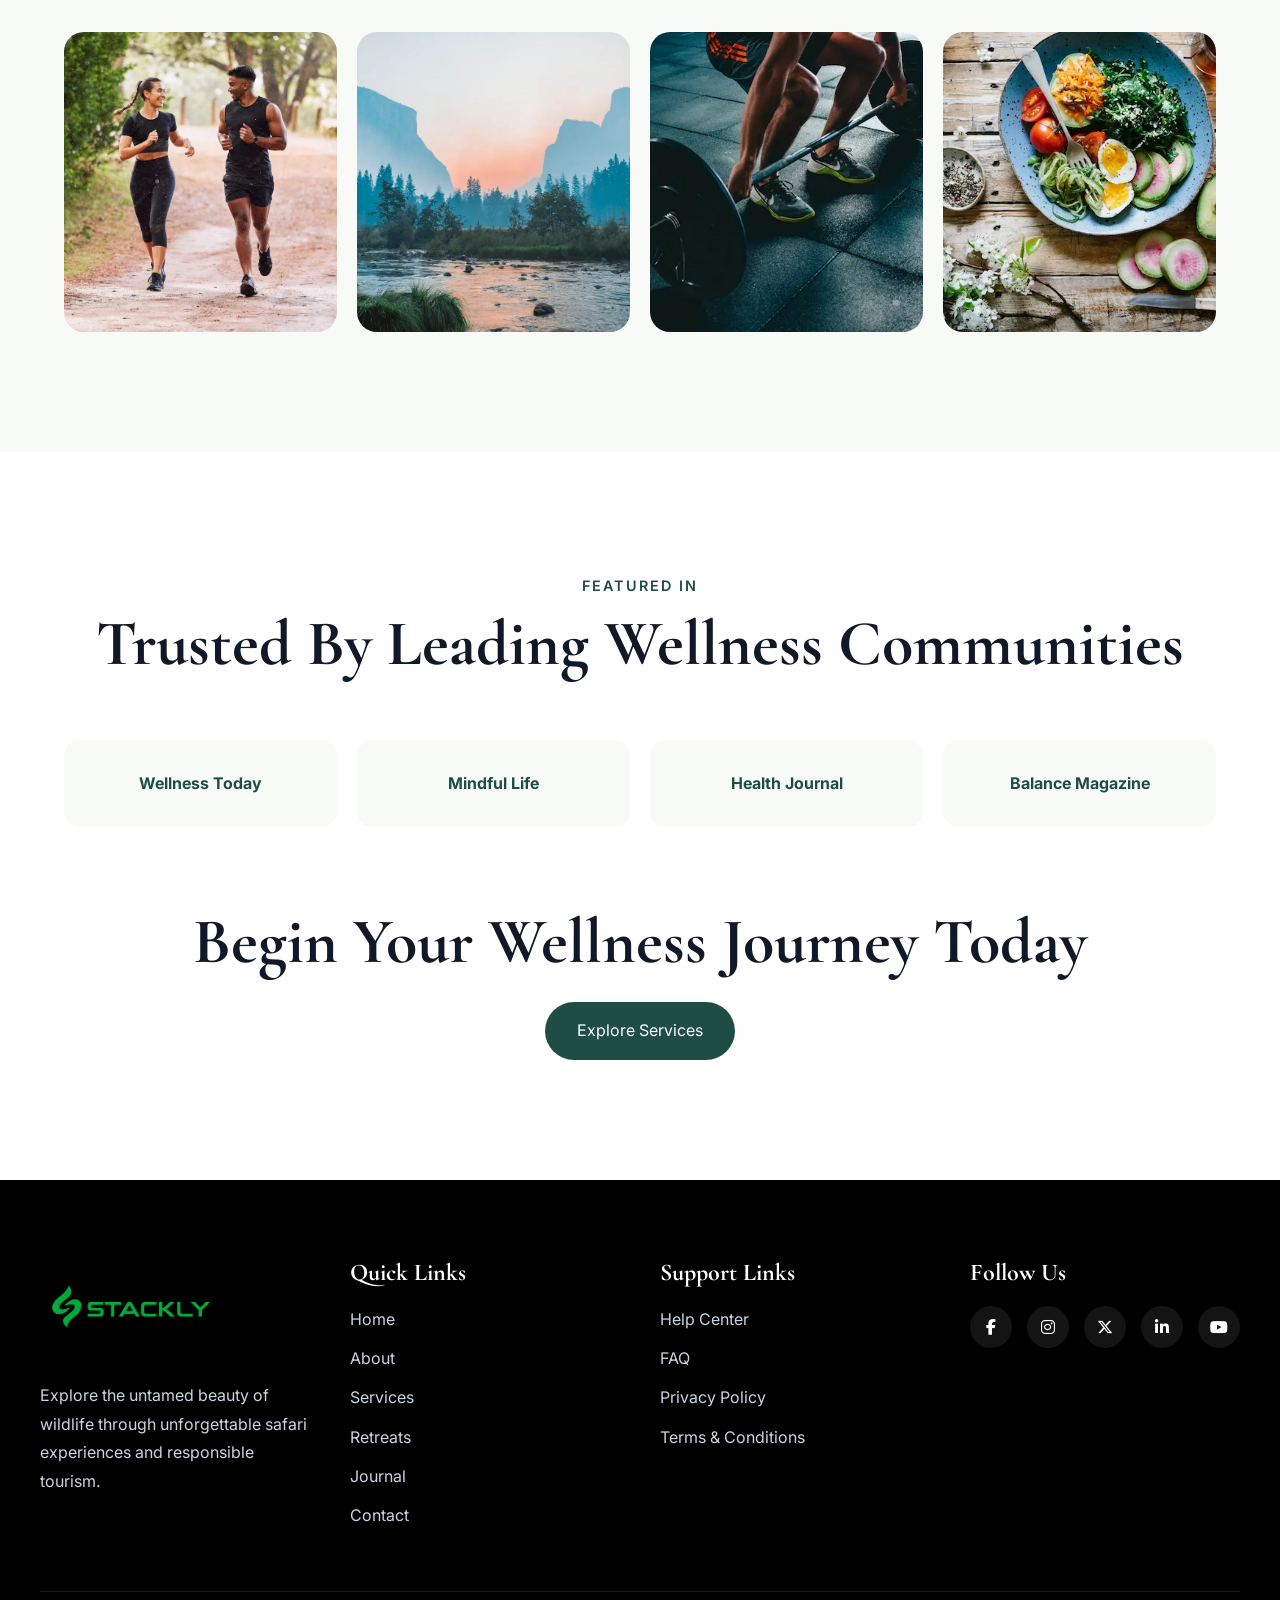
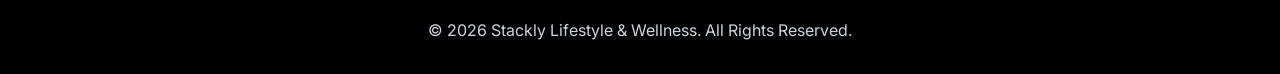
<file: profile.html>
<!DOCTYPE html>
<html lang="en">

<head>

    <meta charset="UTF-8">

    <meta name="viewport"
          content="width=device-width, initial-scale=1.0">

    <title>
        Stackly | Lifestyle & Wellness
    </title>

    <!-- CSS -->

    <link rel="stylesheet"
          href="css/global.css">

    <link rel="stylesheet"
          href="css/about.css">

   <link rel="stylesheet"
href="https://cdnjs.cloudflare.com/ajax/libs/font-awesome/6.5.2/css/all.min.css">

    <!-- Google Fonts -->

    <link href="https://fonts.googleapis.com/css2?family=Inter:wght@300;400;500;600;700&family=Cormorant+Garamond:wght@400;500;600;700&display=swap"
          rel="stylesheet">

</head>

<body>

    <!-- =========================
         PREMIUM LOADER
    ========================= -->

    <div id="loader">

        <div class="loader-wrapper">

            <h1 class="loader-logo">
                STACKLY
            </h1>

            <div class="loader-line">
                <span></span>
            </div>

            <p class="loader-text">
                Curating Wellness Experiences
            </p>

        </div>

    </div>

    <!-- =========================
         HEADER



         
    ========================= -->

    <header class="header"
            id="header">

        <div class="container header-container">
              <a href="index.html" class="logo">

    <img
        src="images/green-logo.webp"
        alt="Stackly Logo"
        class="logo-image"
    >

</a>
            <nav class="navbar"
                 id="navbar">

                <ul class="nav-links">

                    <li>
                        <a href="index.html"
                        >
                            Home
                        </a>
                    </li>

                    <li>
                        <a href="profile.html" class="active">
                            About
                        </a>
                    </li>

                    <li>
                        <a href="services.html">
                            Services
                        </a>
                    </li>

                    <li>
                        <a href="retreats.html">
                            Retreats
                        </a>
                    </li>

                    <li>
                        <a href="journal.html">
                            Journal
                        </a>
                    </li>

                    <li>
                        <a href="contact.html">
                            Contact
                        </a>
                    </li>

                    <li class="mobile-login">
                        <a href="login.html">
                            Login
                        </a>
                    </li>

                </ul>

            </nav>

            <div class="header-right">

                <a href="login.html"
                   class="login-btn">

                    Login

                </a>

                <button class="hamburger"
                        id="hamburger">

                    <span></span>
                    <span></span>
                    <span></span>

                </button>

            </div>

        </div>

    </header>

    <main>

    <!-- =====================
         PAGE BANNER
    ====================== -->

    <section class="about-banner">

        <div class="about-banner-content">

            <span>ABOUT US</span>

            <h1>
                Inspiring Wellness,
                One Mindful Step At A Time
            </h1>

            <p>
                Discover the story behind our commitment
                to intentional living and holistic wellness.
            </p>

        </div>

    </section>

    <!-- =====================
         BRAND ORIGIN
    ====================== -->

    <section class="brand-origin reveal">

        <div class="container">

            <div class="origin-grid">

                <div class="origin-image">

                    <img src="images/travelimg.webp"
                    alt="Brand Story">

                </div>

                <div class="origin-content">

                    <span>OUR STORY</span>

                    <h2>
                        Wellness Rooted In Purpose
                    </h2>

                    <p>
                        Founded with a vision to create
                        meaningful wellness experiences,
                        LUXEWELL helps individuals embrace
                        healthier habits and intentional living.
                    </p>

                </div>

            </div>

        </div>

    </section>

    <!-- =====================
         FOUNDER
    ====================== -->

    <section class="founder reveal">

        <div class="container">

            <div class="founder-grid">

                <div class="founder-content">

                    <span>FOUNDER</span>

                    <h2>
                        Meet Sophia Hart
                    </h2>

                    <p>
                        Wellness entrepreneur and advocate
                        dedicated to helping people build
                        healthier lifestyles through mindful
                        practices and holistic experiences.
                    </p>

                </div>

                <div class="founder-image">

                    <img src="images/img11.webp"
                    alt="Founder">

                </div>

            </div>

        </div>

    </section>

    <!-- =====================
         CORE VALUES
    ====================== -->

    <section class="values reveal">

        <div class="section-header">

            <span>CORE VALUES</span>

            <h2>
                What Guides Us
            </h2>

        </div>

        <div class="values-grid">

            <div class="value-card">
                <h3>Mindfulness</h3>
                <p>Living intentionally every day.</p>
            </div>

            <div class="value-card">
                <h3>Balance</h3>
                <p>Creating harmony in modern life.</p>
            </div>

            <div class="value-card">
                <h3>Growth</h3>
                <p>Supporting personal transformation.</p>
            </div>

        </div>

    </section>

    <!-- =====================
         BEHIND THE SCENES
    ====================== -->

    <section class="behind-scenes reveal">

        <div class="container">

            <div class="section-header">

                <span>INSIDE LUXEWELL</span>

                <h2>
                    Behind The Scenes
                </h2>

            </div>

            <div class="gallery-grid">

                <img src="images/exercise.webp">

                <img src="images/swisalpsimg.webp">

                <img src="images/exercise (1).webp">

                <img src="images/nutrition.webp">

            </div>

        </div>

    </section>

    <!-- =====================
         PRESS & CTA
    ====================== -->

    <section class="press reveal">

        <div class="container">

            <div class="section-header">

                <span>FEATURED IN</span>

                <h2>
                    Trusted By Leading Wellness Communities
                </h2>

            </div>

            <div class="press-logos">

                <div>Wellness Today</div>
                <div>Mindful Life</div>
                <div>Health Journal</div>
                <div>Balance Magazine</div>

            </div>

            <div class="about-cta">

                <h2>
                    Begin Your Wellness Journey Today
                </h2>

                <a href="services.html"
                   class="btn-primary">

                    Explore Services

                </a>

            </div>

        </div>

    </section>

</main>


    <!-- ==================================
         FOOTER
    =================================== -->

    
<footer class="footer">

    <div class="container">

        <div class="footer-grid">

            <!-- Column 1 -->

            <!-- Column 1 -->
<div class="footer-column">

    <a href="index.html" class="footer-logo">
        <img src="images/blck-green-logo.webp" alt="Stackly Logo">
    </a>

                <p>
                    Explore the untamed beauty of wildlife through
                    unforgettable safari experiences and responsible tourism.
                </p>

            </div>

            <!-- Column 2 -->

            <div class="footer-column">

                <h3>
                    Quick Links
                </h3>

                <ul>

                    <li><a href="index.html">Home</a></li>

                    <li><a href="profile.html">About</a></li>
                     <li><a href="services.html">Services</a></li>
                    <li><a href="retreats.html">Retreats</a></li>

                    <li><a href="journal.html">Journal</a></li>

                    <li><a href="contact.html">Contact</a></li>

                </ul>

            </div>

            <!-- Column 3 -->

            <div class="footer-column">

               <h3>Support Links</h3>

<ul>

    <li>

        <a href="404.html">

            Help Center

        </a>

    </li>

    <li>

        <a href="404.html">

            FAQ

        </a>

    </li>

    <li>

        <a href="404.html">

            Privacy Policy

        </a>

    </li>

    <li>

        <a href="404.html">

            Terms & Conditions

        </a>

    </li>

</ul>
            </div>

            <!-- Column 4 -->
        <div class="footer-column">

    <h3>Follow Us</h3>

    <div class="social-icons">

        <a href="404.html" aria-label="Facebook">
            <i class="fab fa-facebook-f"></i>
        </a>

        <a href="404.html" aria-label="Instagram">
            <i class="fab fa-instagram"></i>
        </a>

        <a href="404.html" aria-label="Twitter">
            <i class="fab fa-x-twitter"></i>
        </a>

        <a href="404.html" aria-label="LinkedIn">
            <i class="fab fa-linkedin-in"></i>
        </a>

        <a href="404.html" aria-label="YouTube">
            <i class="fab fa-youtube"></i>
        </a>

    </div>

</div>




        </div>

        <div class="footer-bottom">

              <p>
                © 2026 Stackly Lifestyle & Wellness.
                All Rights Reserved.
            </p>

        </div>

    </div>

</footer>


    <!-- JS -->
    <script src="js/about.js"></script>
    <script src="js/script.js"></script>

</body>
</html>
</file>
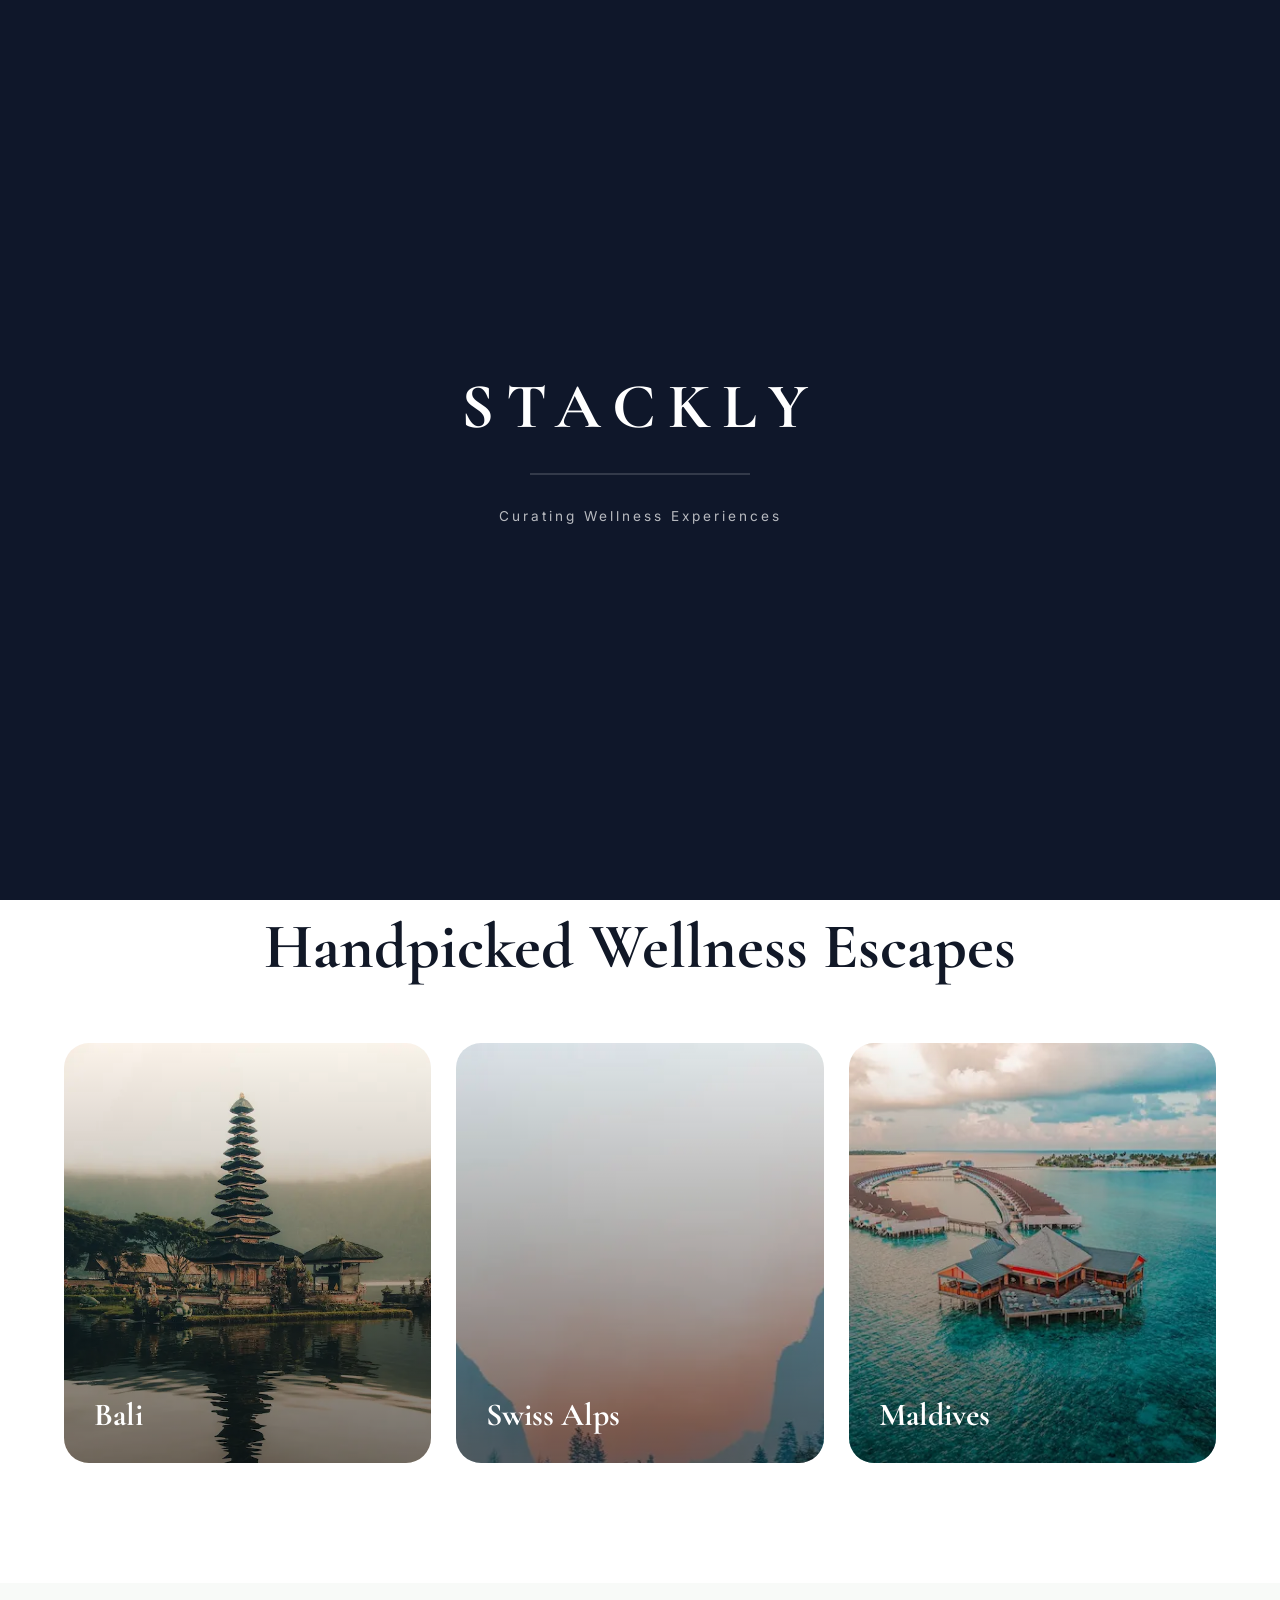
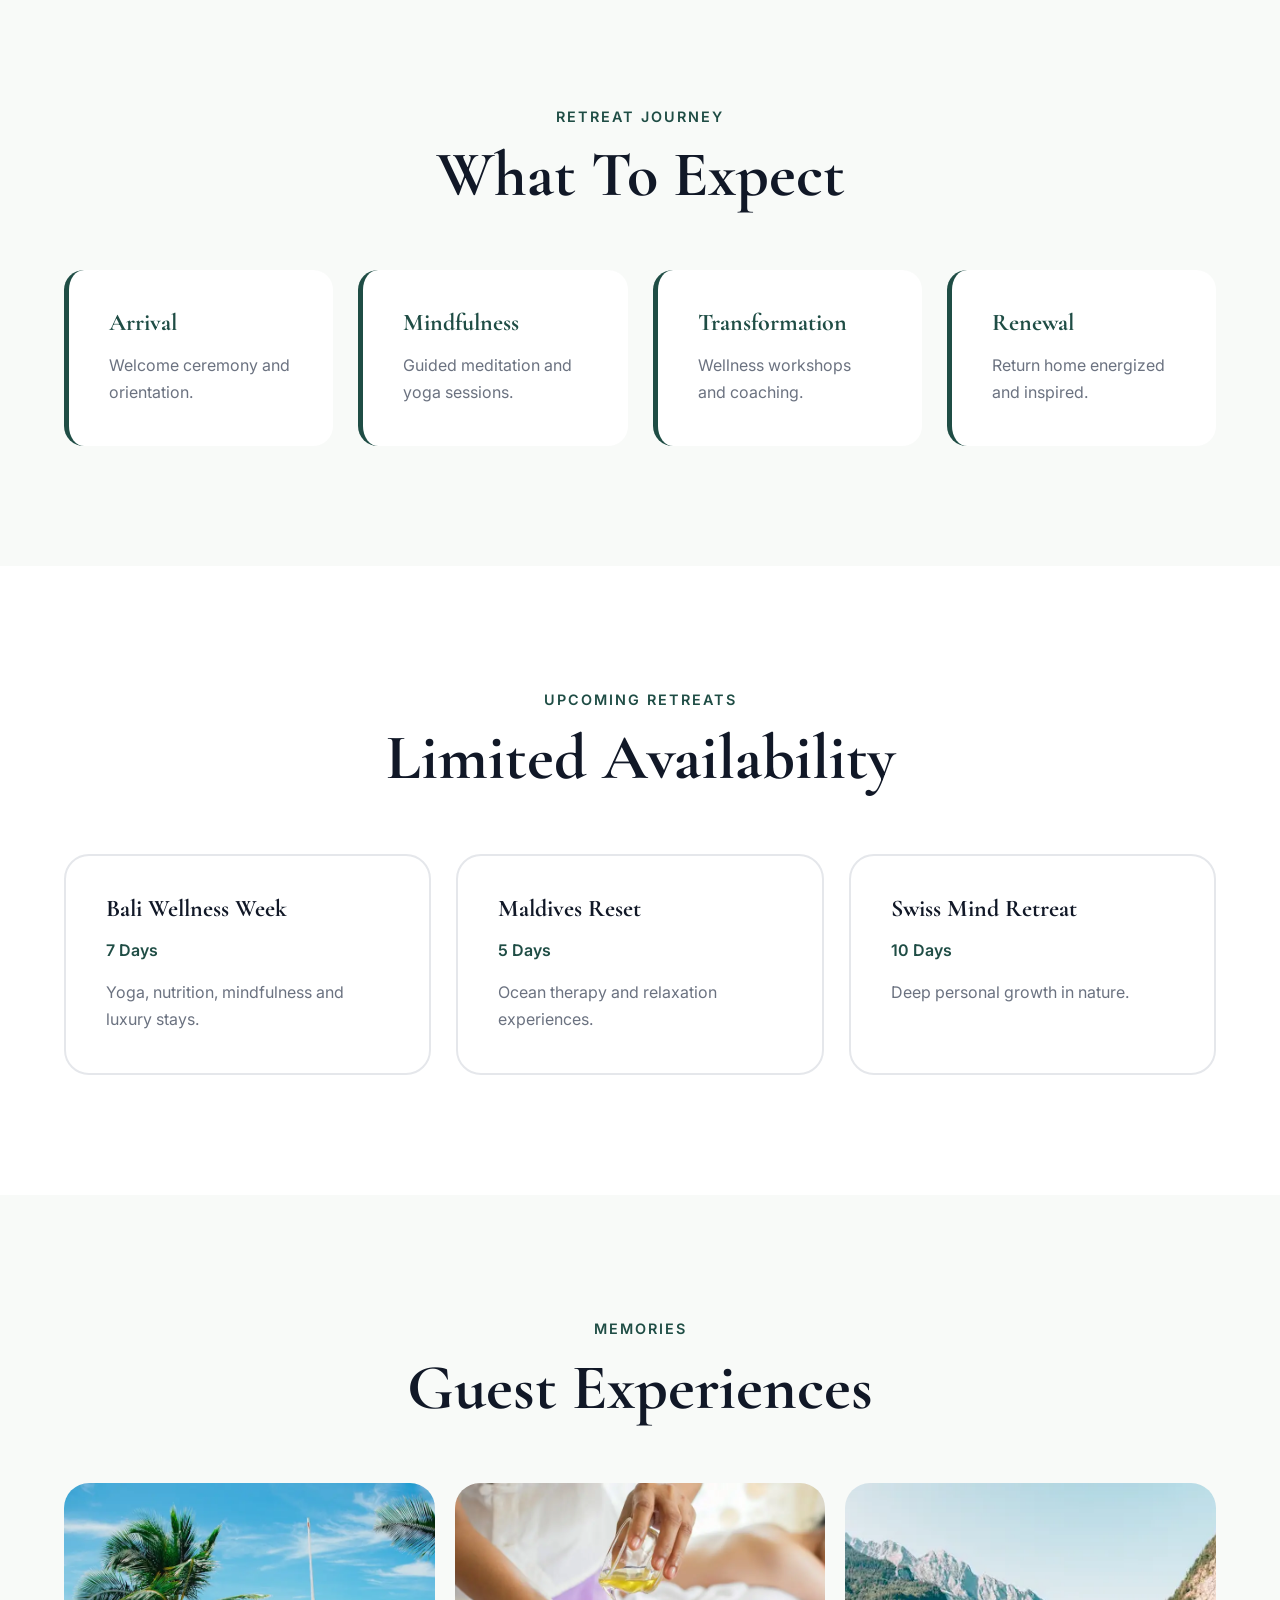
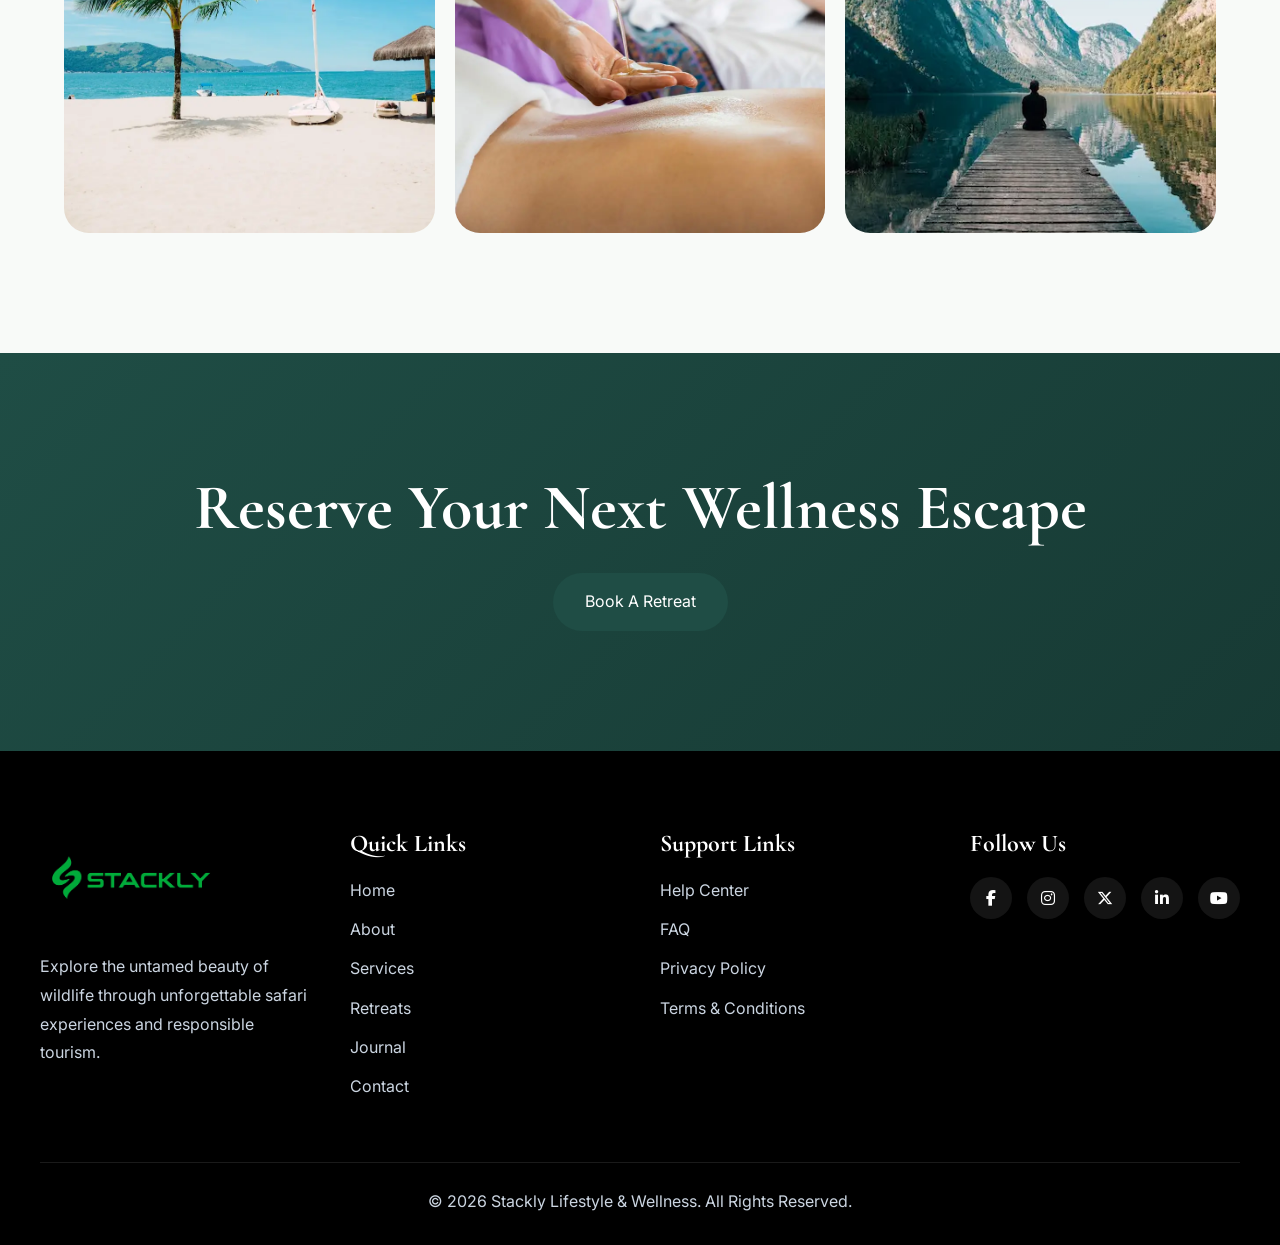
<file: retreats.html>
<!DOCTYPE html>
<html lang="en">

<head>

    <meta charset="UTF-8">

    <meta name="viewport"
          content="width=device-width, initial-scale=1.0">

    <title>
        Stackly | Lifestyle & Wellness
    </title>

    <!-- CSS -->

    <link rel="stylesheet"
          href="css/global.css">

    <link rel="stylesheet"
          href="css/retreats.css">

   <link rel="stylesheet"
href="https://cdnjs.cloudflare.com/ajax/libs/font-awesome/6.5.2/css/all.min.css">

    <!-- Google Fonts -->

    <link href="https://fonts.googleapis.com/css2?family=Inter:wght@300;400;500;600;700&family=Cormorant+Garamond:wght@400;500;600;700&display=swap"
          rel="stylesheet">

</head>

<body>

    <!-- =========================
         PREMIUM LOADER
    ========================= -->

    <div id="loader">

        <div class="loader-wrapper">

            <h1 class="loader-logo">
                STACKLY
            </h1>

            <div class="loader-line">
                <span></span>
            </div>

            <p class="loader-text">
                Curating Wellness Experiences
            </p>

        </div>

    </div>

    <!-- =========================
         HEADER
    ========================= -->

    <header class="header"
            id="header">

        <div class="container header-container">
              <a href="index.html" class="logo">

    <img
        src="images/green-logo.webp"
        alt="Stackly Logo"
        class="logo-image"
    >

</a>
            <nav class="navbar"
                 id="navbar">

                <ul class="nav-links">

                    <li>
                        <a href="index.html"
                        >
                            Home
                        </a>
                    </li>

                    <li>
                        <a href="profile.html">
                            About
                        </a>
                    </li>

                    <li>
                        <a href="services.html">
                            Services
                        </a>
                    </li>

                    <li>
                        <a href="retreats.html" class="active">
                            Retreats
                        </a>
                    </li>

                    <li>
                        <a href="journal.html">
                            Journal
                        </a>
                    </li>

                    <li>
                        <a href="contact.html">
                            Contact
                        </a>
                    </li>

                    <li class="mobile-login">
                        <a href="login.html">
                            Login
                        </a>
                    </li>

                </ul>

            </nav>

            <div class="header-right">

                <a href="login.html"
                   class="login-btn">

                    Login

                </a>

                <button class="hamburger"
                        id="hamburger">

                    <span></span>
                    <span></span>
                    <span></span>

                </button>

            </div>

        </div>

    </header>

    <main>

    <!-- Retreat Hero -->

    <section class="retreat-hero">

        <div class="container">

            <span>EXCLUSIVE RETREATS</span>

            <h1>
                Escape, Recharge &
                Reconnect With Yourself
            </h1>

            <p>
                Immersive wellness retreats crafted
                to restore balance and inspire growth.
            </p>

        </div>

    </section>

    <!-- Destinations -->

    <section class="destinations reveal">

        <div class="section-header">

            <span>DESTINATIONS</span>

            <h2>
                Handpicked Wellness Escapes
            </h2>

        </div>

        <div class="destination-grid">

            <div class="destination-card bali">
                <h3>Bali</h3>
            </div>

            <div class="destination-card swiss">
                <h3>Swiss Alps</h3>
            </div>

            <div class="destination-card maldives">
                <h3>Maldives</h3>
            </div>

        </div>

    </section>

    <!-- Journey Timeline -->

    <section class="journey reveal">

        <div class="section-header">

            <span>RETREAT JOURNEY</span>

            <h2>
                What To Expect
            </h2>

        </div>

        <div class="journey-grid">

            <div class="journey-item">

                <h3>Arrival</h3>

                <p>
                    Welcome ceremony and orientation.
                </p>

            </div>

            <div class="journey-item">

                <h3>Mindfulness</h3>

                <p>
                    Guided meditation and yoga sessions.
                </p>

            </div>

            <div class="journey-item">

                <h3>Transformation</h3>

                <p>
                    Wellness workshops and coaching.
                </p>

            </div>

            <div class="journey-item">

                <h3>Renewal</h3>

                <p>
                    Return home energized and inspired.
                </p>

            </div>

        </div>

    </section>

    <!-- Packages -->

    <section class="packages reveal">

        <div class="section-header">

            <span>UPCOMING RETREATS</span>

            <h2>
                Limited Availability
            </h2>

        </div>

        <div class="package-grid">

            <div class="package-card">

                <h3>Bali Wellness Week</h3>

                <span>7 Days</span>

                <p>
                    Yoga, nutrition, mindfulness and luxury stays.
                </p>

            </div>

            <div class="package-card">

                <h3>Maldives Reset</h3>

                <span>5 Days</span>

                <p>
                    Ocean therapy and relaxation experiences.
                </p>

            </div>

            <div class="package-card">

                <h3>Swiss Mind Retreat</h3>

                <span>10 Days</span>

                <p>
                    Deep personal growth in nature.
                </p>

            </div>

        </div>

    </section>

    <!-- Guest Stories -->

    <section class="guest-stories reveal">

        <div class="section-header">

            <span>MEMORIES</span>

            <h2>
                Guest Experiences
            </h2>

        </div>

        <div class="story-grid">

            <div class="story-image">
                <img src="images/experineceimg1.webp">
            </div>

            <div class="story-image">
                <img src="images/experience2.webp">
            </div>

            <div class="story-image">
                <img src="images/experince3.webp">
            </div>

        </div>

    </section>

    <!-- CTA -->

    <section class="retreat-cta">

        <div class="container">

            <h2>
                Reserve Your Next Wellness Escape
            </h2>

            <a href="404.html"
               class="btn-primary">

                Book A Retreat

            </a>

        </div>

    </section>

</main>


    <!-- ==================================
         FOOTER
    =================================== -->

    
<footer class="footer">

    <div class="container">

        <div class="footer-grid">

            <!-- Column 1 -->

            <!-- Column 1 -->
<div class="footer-column">

    <a href="index.html" class="footer-logo">
        <img src="images/blck-green-logo.webp" alt="Stackly Logo">
    </a>

                <p>
                    Explore the untamed beauty of wildlife through
                    unforgettable safari experiences and responsible tourism.
                </p>

            </div>

            <!-- Column 2 -->

            <div class="footer-column">

                <h3>
                    Quick Links
                </h3>

                <ul>

                    <li><a href="index.html">Home</a></li>

                    <li><a href="profile.html">About</a></li>
                     <li><a href="services.html">Services</a></li>
                    <li><a href="retreats.html">Retreats</a></li>

                    <li><a href="journal.html">Journal</a></li>

                    <li><a href="contact.html">Contact</a></li>

                </ul>

            </div>

            <!-- Column 3 -->

            <div class="footer-column">

               <h3>Support Links</h3>

<ul>

    <li>

        <a href="404.html">

            Help Center

        </a>

    </li>

    <li>

        <a href="404.html">

            FAQ

        </a>

    </li>

    <li>

        <a href="404.html">

            Privacy Policy

        </a>

    </li>

    <li>

        <a href="404.html">

            Terms & Conditions

        </a>

    </li>

</ul>
            </div>

            <!-- Column 4 -->
        <div class="footer-column">

    <h3>Follow Us</h3>

    <div class="social-icons">

        <a href="404.html" aria-label="Facebook">
            <i class="fab fa-facebook-f"></i>
        </a>

        <a href="404.html" aria-label="Instagram">
            <i class="fab fa-instagram"></i>
        </a>

        <a href="404.html" aria-label="Twitter">
            <i class="fab fa-x-twitter"></i>
        </a>

        <a href="404.html" aria-label="LinkedIn">
            <i class="fab fa-linkedin-in"></i>
        </a>

        <a href="404.html" aria-label="YouTube">
            <i class="fab fa-youtube"></i>
        </a>

    </div>

</div>




        </div>

        <div class="footer-bottom">

              <p>
                © 2026 Stackly Lifestyle & Wellness.
                All Rights Reserved.
            </p>

        </div>

    </div>

</footer>


    <!-- JS -->
    <script src="js/retreats.js"></script>
    <script src="js/script.js"></script>

</body>
</html>
</file>
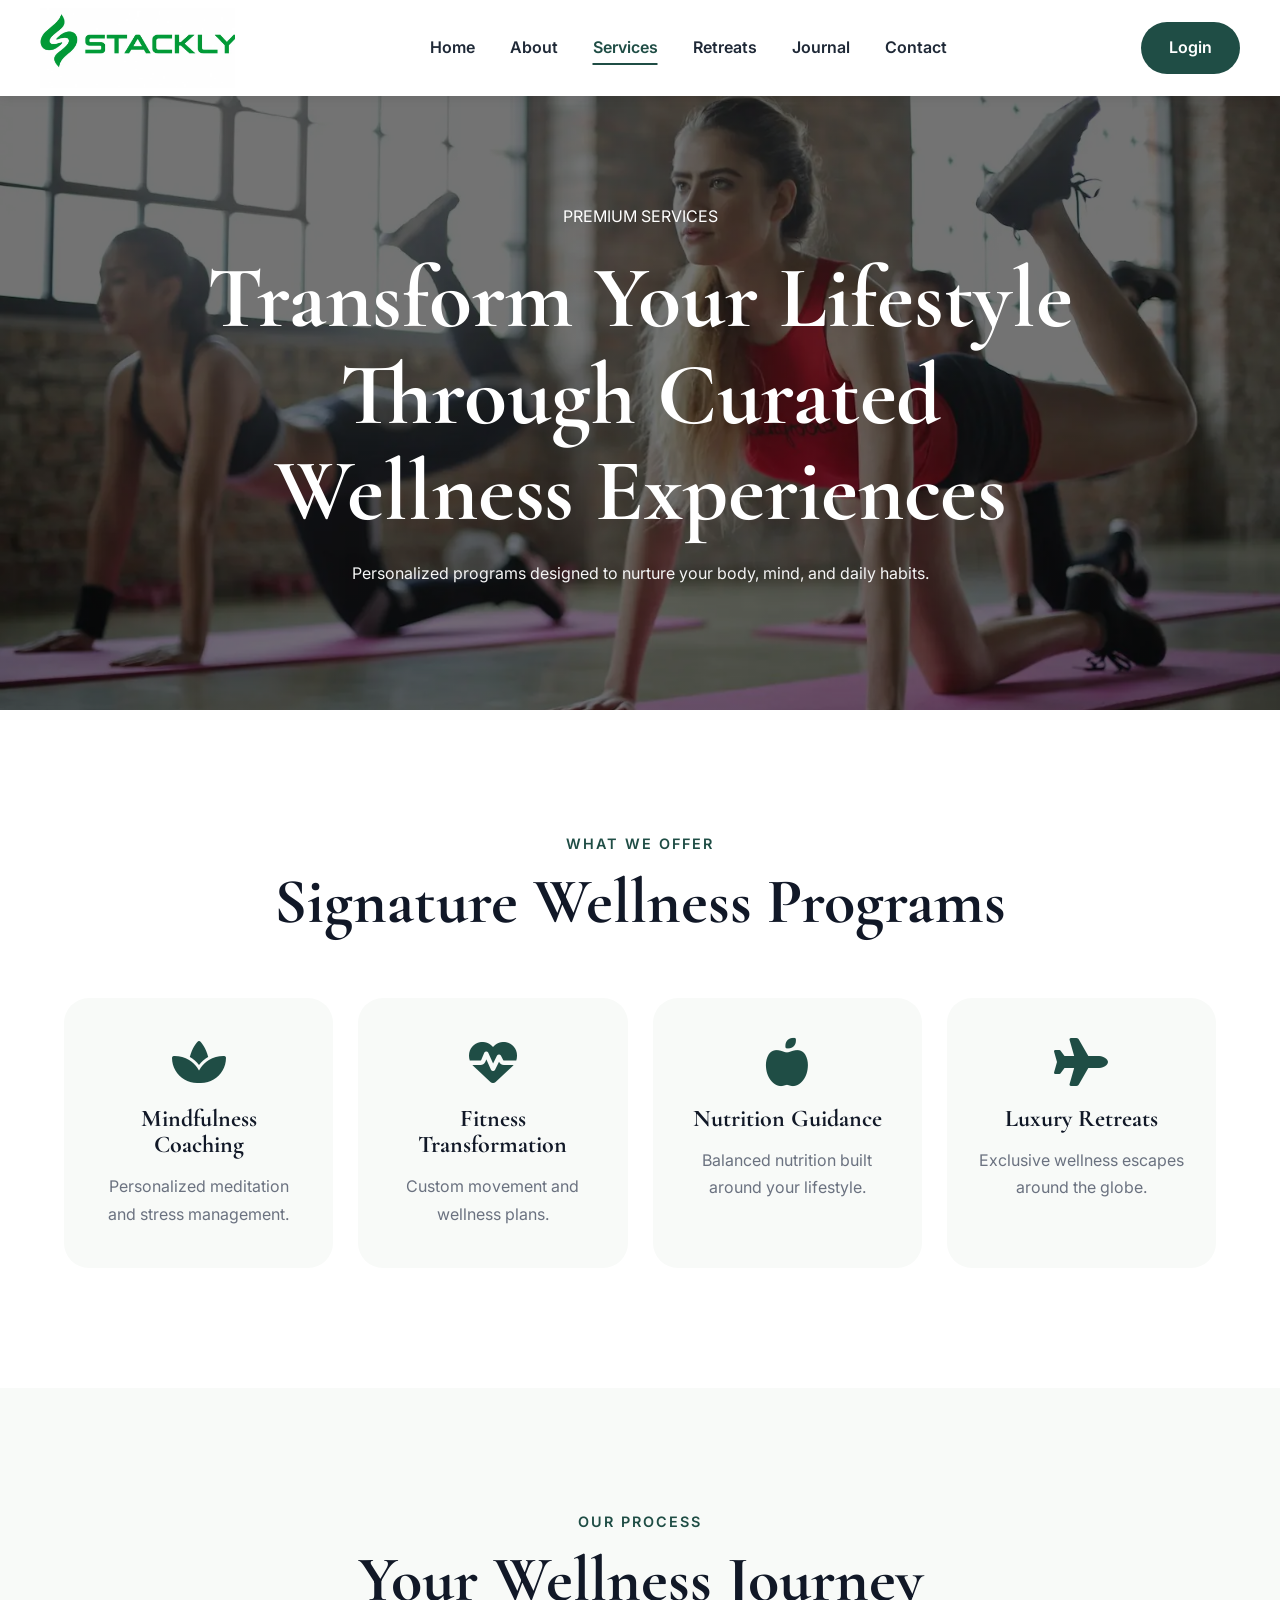
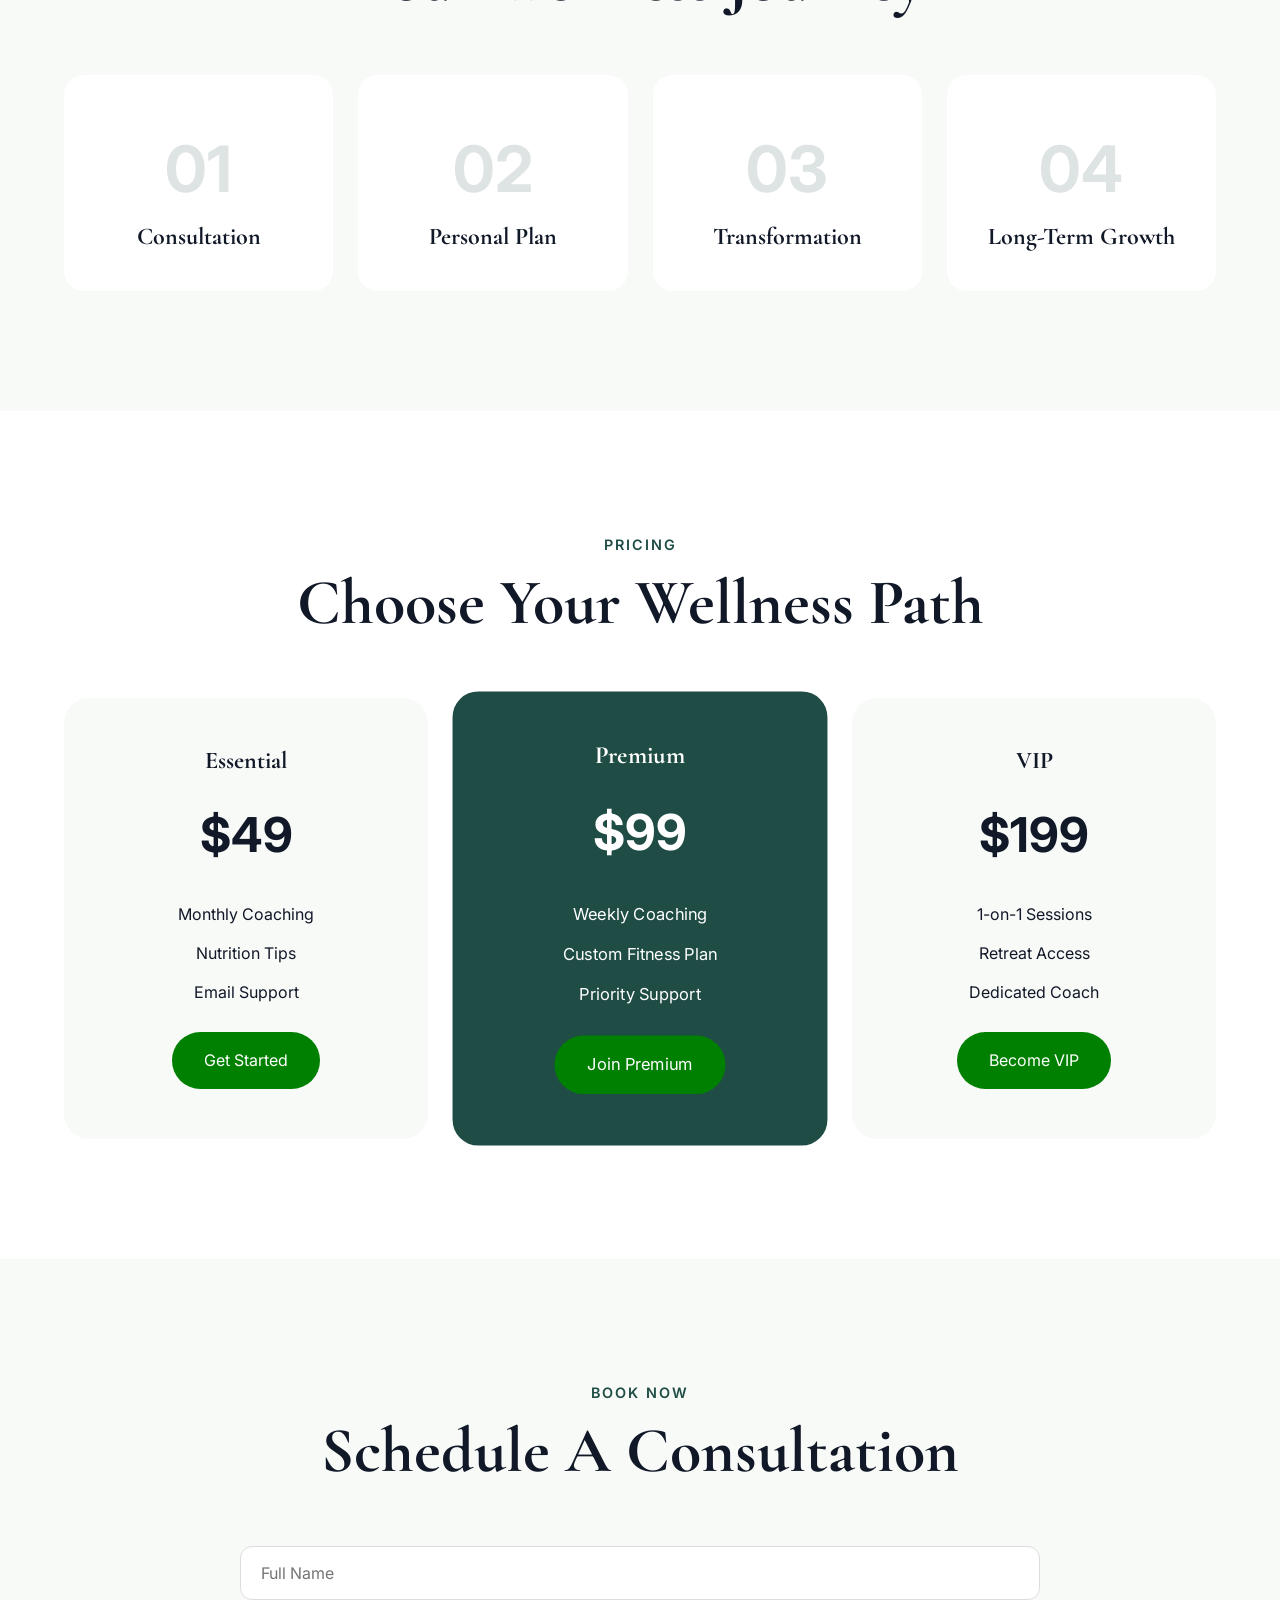
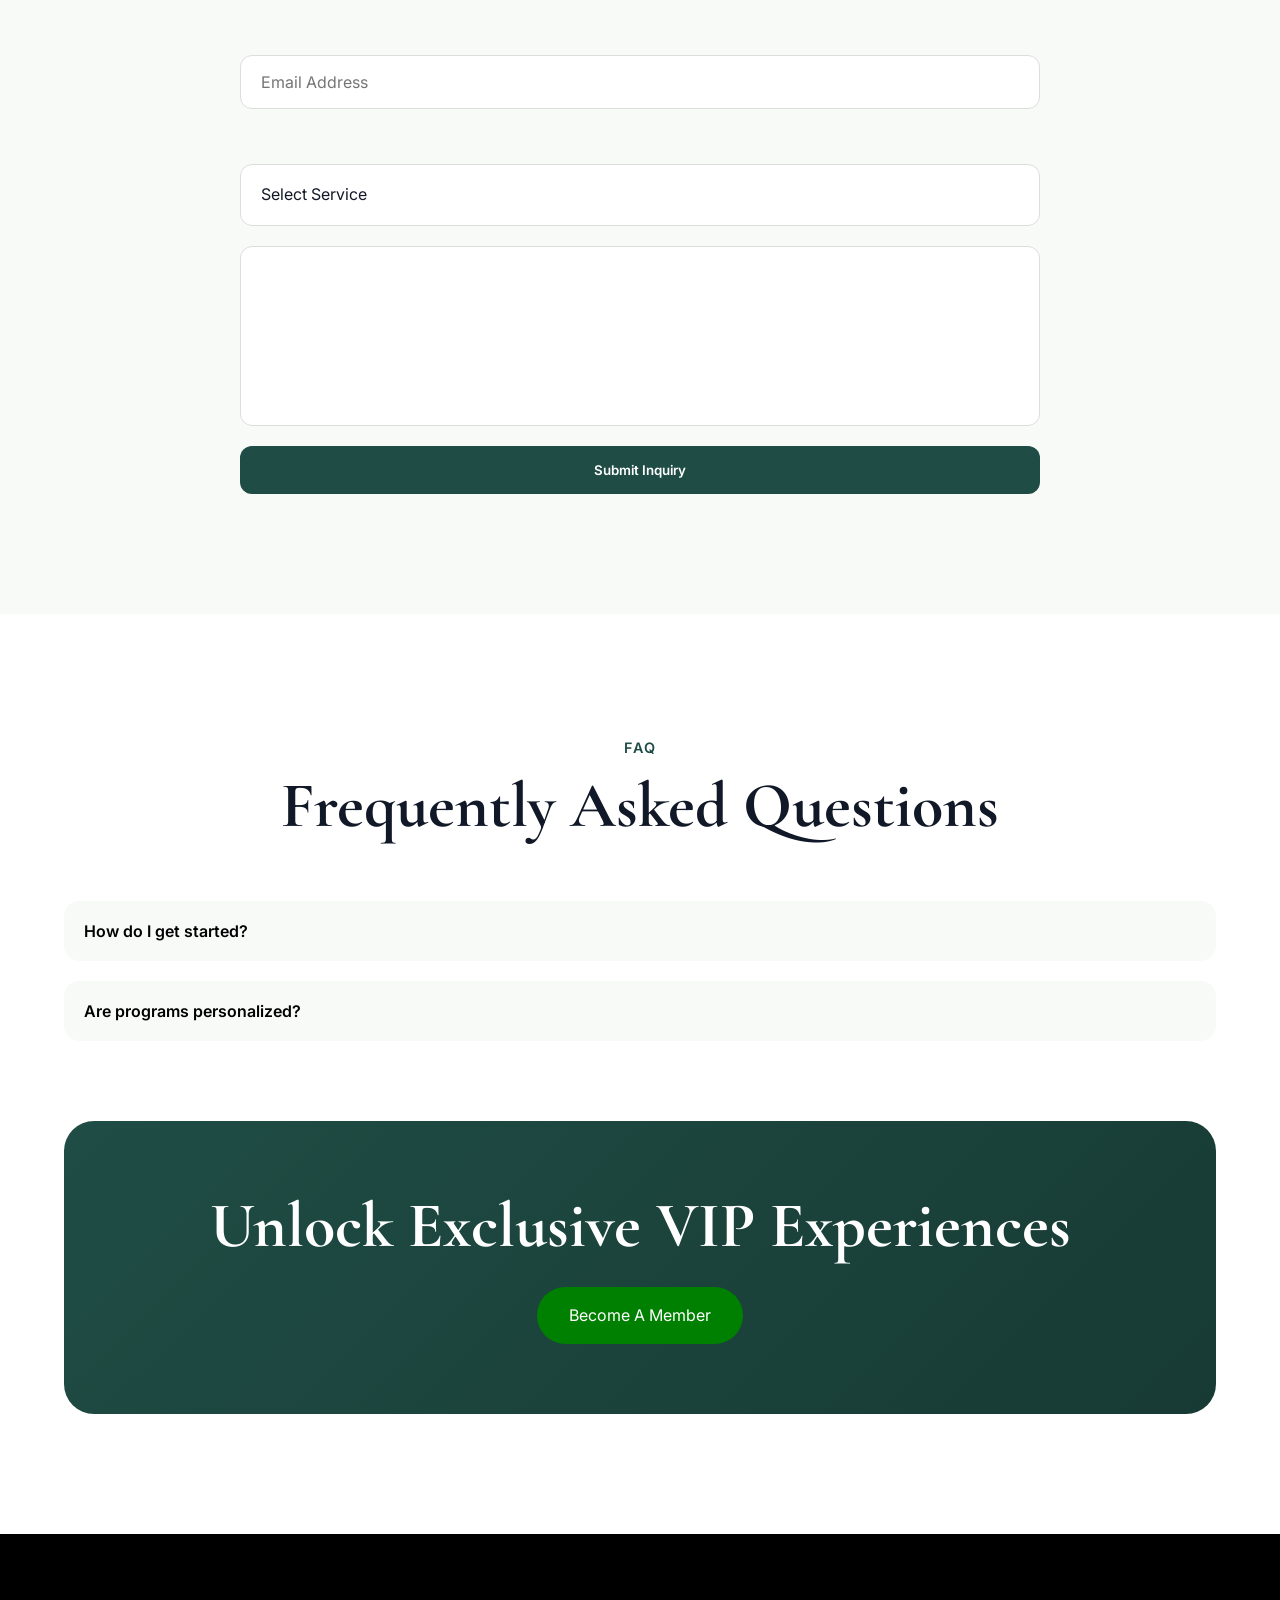
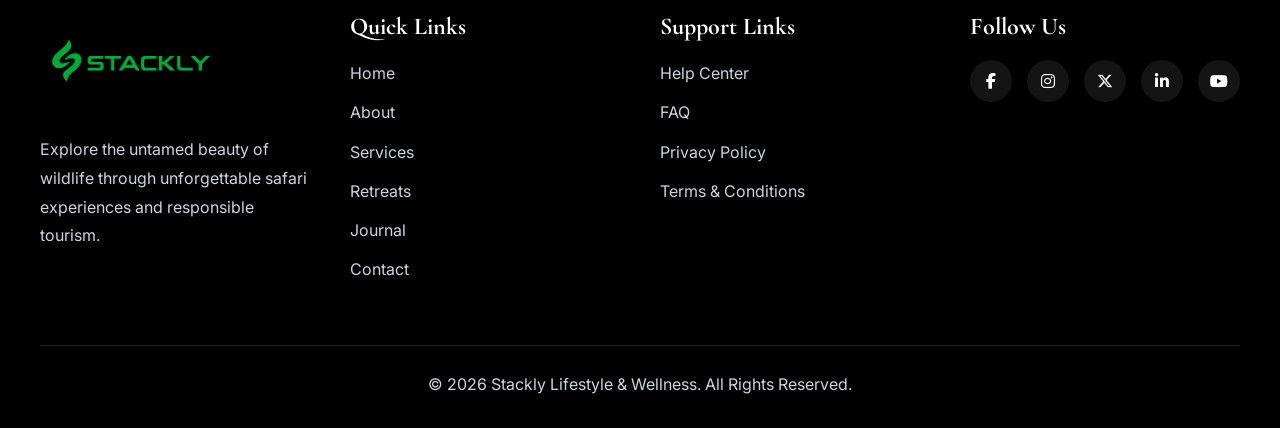
<file: services.html>
<!DOCTYPE html>
<html lang="en">

<head>

    <meta charset="UTF-8">

    <meta name="viewport"
          content="width=device-width, initial-scale=1.0">

    <title>
        Stackly | Lifestyle & Wellness
    </title>

    <!-- CSS -->

    <link rel="stylesheet"
          href="css/global.css">

    <link rel="stylesheet"
          href="css/services.css">

   <link rel="stylesheet"
href="https://cdnjs.cloudflare.com/ajax/libs/font-awesome/6.5.2/css/all.min.css">

    <!-- Google Fonts -->

    <link href="https://fonts.googleapis.com/css2?family=Inter:wght@300;400;500;600;700&family=Cormorant+Garamond:wght@400;500;600;700&display=swap"
          rel="stylesheet">

</head>

<body>

    <!-- =========================
         PREMIUM LOADER
    ========================= -->

    <div id="loader">

        <div class="loader-wrapper">

            <h1 class="loader-logo">
                STACKLY
            </h1>

            <div class="loader-line">
                <span></span>
            </div>

            <p class="loader-text">
                Curating Wellness Experiences
            </p>

        </div>

    </div>

    <!-- =========================
         HEADER
    ========================= -->

    <header class="header"
            id="header">

        <div class="container header-container">
              <a href="index.html" class="logo">

    <img
        src="images/green-logo.webp"
        alt="Stackly Logo"
        class="logo-image"
    >

</a>
            <nav class="navbar"
                 id="navbar">

                <ul class="nav-links">

                    <li>
                        <a href="index.html"
                           >
                            Home
                        </a>
                    </li>

                    <li>
                        <a href="profile.html">
                            About
                        </a>
                    </li>

                    <li>
                        <a href="services.html" class="active">
                            Services
                        </a>
                    </li>

                    <li>
                        <a href="retreats.html">
                            Retreats
                        </a>
                    </li>

                    <li>
                        <a href="journal.html">
                            Journal
                        </a>
                    </li>

                    <li>
                        <a href="contact.html">
                            Contact
                        </a>
                    </li>

                    <li class="mobile-login">
                        <a href="login.html">
                            Login
                        </a>
                    </li>

                </ul>

            </nav>

            <div class="header-right">

                <a href="login.html"
                   class="login-btn">

                    Login

                </a>

                <button class="hamburger"
                        id="hamburger">

                    <span></span>
                    <span></span>
                    <span></span>

                </button>

            </div>

        </div>

    </header>

    <section class="services-hero">

    <div class="container">

        <span>PREMIUM SERVICES</span>

        <h1>
            Transform Your Lifestyle Through
            Curated Wellness Experiences
        </h1>

        <p>
            Personalized programs designed to nurture
            your body, mind, and daily habits.
        </p>

    </div>

</section>

<section class="offerings reveal">

    <div class="section-header">

        <span>WHAT WE OFFER</span>

        <h2>Signature Wellness Programs</h2>

    </div>

    <div class="offerings-grid">

        <div class="offering-card">
            <i class="fas fa-spa"></i>
            <h3>Mindfulness Coaching</h3>
            <p>Personalized meditation and stress management.</p>
        </div>

        <div class="offering-card">
            <i class="fas fa-heartbeat"></i>
            <h3>Fitness Transformation</h3>
            <p>Custom movement and wellness plans.</p>
        </div>

        <div class="offering-card">
            <i class="fas fa-apple-alt"></i>
            <h3>Nutrition Guidance</h3>
            <p>Balanced nutrition built around your lifestyle.</p>
        </div>

        <div class="offering-card">
            <i class="fas fa-plane"></i>
            <h3>Luxury Retreats</h3>
            <p>Exclusive wellness escapes around the globe.</p>
        </div>

    </div>

</section>

<section class="process reveal">

    <div class="section-header">

        <span>OUR PROCESS</span>

        <h2>Your Wellness Journey</h2>

    </div>

    <div class="process-grid">

        <div class="process-step">
            <span>01</span>
            <h3>Consultation</h3>
        </div>

        <div class="process-step">
            <span>02</span>
            <h3>Personal Plan</h3>
        </div>

        <div class="process-step">
            <span>03</span>
            <h3>Transformation</h3>
        </div>

        <div class="process-step">
            <span>04</span>
            <h3>Long-Term Growth</h3>
        </div>

    </div>

</section>

<section class="pricing reveal">

    <div class="section-header">

        <span>PRICING</span>

        <h2>Choose Your Wellness Path</h2>

    </div>

    <div class="pricing-grid">

        <div class="price-card">

            <h3>Essential</h3>

            <div class="price">
                $49
            </div>

            <ul>
                <li>Monthly Coaching</li>
                <li>Nutrition Tips</li>
                <li>Email Support</li>
            </ul>

            <a href="404.html" class="btn-primary">
                Get Started
            </a>

        </div>

        <div class="price-card featured">

            <h3>Premium</h3>

            <div class="price">
                $99
            </div>

            <ul>
                <li>Weekly Coaching</li>
                <li>Custom Fitness Plan</li>
                <li>Priority Support</li>
            </ul>

            <a href="404.html" class="btn-primary">
                Join Premium
            </a>

        </div>

        <div class="price-card">

            <h3>VIP</h3>

            <div class="price">
                $199
            </div>

            <ul>
                <li>1-on-1 Sessions</li>
                <li>Retreat Access</li>
                <li>Dedicated Coach</li>
            </ul>

            <a href="404.html" class="btn-primary">
                Become VIP
            </a>

        </div>

    </div>

</section>

<section class="booking reveal">

    <div class="container">

        <div class="section-header">

            <span>BOOK NOW</span>

            <h2>Schedule A Consultation</h2>

        </div>

        <form class="booking-form">
            <input
type="text"
id="name"
placeholder="Full Name">

<small class="error" id="nameError"></small>

<input
type="email"
id="email"
placeholder="Email Address">

<small class="error" id="emailError"></small>

          <div class="custom-select">

    <div class="select-selected"
         onclick="toggleServices()">

        Select Service
    </div>

    <div class="select-options"
         id="serviceOptions">

        <div onclick="selectService('Mindfulness Coaching')">
            Mindfulness Coaching
        </div>

        <div onclick="selectService('Fitness Transformation')">
            Fitness Transformation
        </div>

        <div onclick="selectService('Nutrition Guidance')">
            Nutrition Guidance
        </div>

        <div onclick="selectService('Lifestyle Coaching')">
            Lifestyle Coaching
        </div>

    </div>

</div>

<input type="hidden" id="service">

            <textarea
                placeholder="Tell us about your goals">
            </textarea>

            <button type="submit">
                Submit Inquiry
            </button>

        </form>

    </div>

</section>

<section class="faq reveal">

    <div class="container">

        <div class="section-header">

            <span>FAQ</span>

            <h2>Frequently Asked Questions</h2>

        </div>

        <div class="faq-item">

            <button class="faq-question">
                How do I get started?
            </button>

            <div class="faq-answer">
                Book a consultation and we will create a custom wellness plan.
            </div>

        </div>

        <div class="faq-item">

            <button class="faq-question">
                Are programs personalized?
            </button>

            <div class="faq-answer">
                Yes, every wellness journey is customized.
            </div>

        </div>

        <div class="vip-cta">

            <h2>
                Unlock Exclusive VIP Experiences
            </h2>

            <a href="404.html"
               class="btn-primary">

                Become A Member

            </a>

        </div>

    </div>

</section>


    <!-- ==================================
         FOOTER
    =================================== -->

    
<footer class="footer">

    <div class="container">

        <div class="footer-grid">

            <!-- Column 1 -->

            <!-- Column 1 -->
<div class="footer-column">

    <a href="index.html" class="footer-logo">
        <img src="images/blck-green-logo.webp" alt="Stackly Logo">
    </a>

                <p>
                    Explore the untamed beauty of wildlife through
                    unforgettable safari experiences and responsible tourism.
                </p>

            </div>

            <!-- Column 2 -->

            <div class="footer-column">

                <h3>
                    Quick Links
                </h3>

                <ul>

                    <li><a href="index.html">Home</a></li>

                    <li><a href="profile.html" >About</a></li>
                     <li><a href="services.html">Services</a></li>
                    <li><a href="retreats.html">Retreats</a></li>

                    <li><a href="journal.html">Journal</a></li>

                    <li><a href="contact.html">Contact</a></li>

                </ul>

            </div>

            <!-- Column 3 -->

            <div class="footer-column">

               <h3>Support Links</h3>

<ul>

    <li>

        <a href="404.html">

            Help Center

        </a>

    </li>

    <li>

        <a href="404.html">

            FAQ

        </a>

    </li>

    <li>

        <a href="404.html">

            Privacy Policy

        </a>

    </li>

    <li>

        <a href="404.html">

            Terms & Conditions

        </a>

    </li>

</ul>
            </div>

            <!-- Column 4 -->
        <div class="footer-column">

    <h3>Follow Us</h3>

    <div class="social-icons">

        <a href="404.html" aria-label="Facebook">
            <i class="fab fa-facebook-f"></i>
        </a>

        <a href="404.html" aria-label="Instagram">
            <i class="fab fa-instagram"></i>
        </a>

        <a href="404.html" aria-label="Twitter">
            <i class="fab fa-x-twitter"></i>
        </a>

        <a href="404.html" aria-label="LinkedIn">
            <i class="fab fa-linkedin-in"></i>
        </a>

        <a href="404.html" aria-label="YouTube">
            <i class="fab fa-youtube"></i>
        </a>

    </div>

</div>




        </div>

        <div class="footer-bottom">

              <p>
                © 2026 Stackly Lifestyle & Wellness.
                All Rights Reserved.
            </p>

        </div>

    </div>

</footer>


    <!-- JS -->
    <script src="js/services.js"></script>
    <script src="js/script.js"></script>

</body>
</html>
</file>
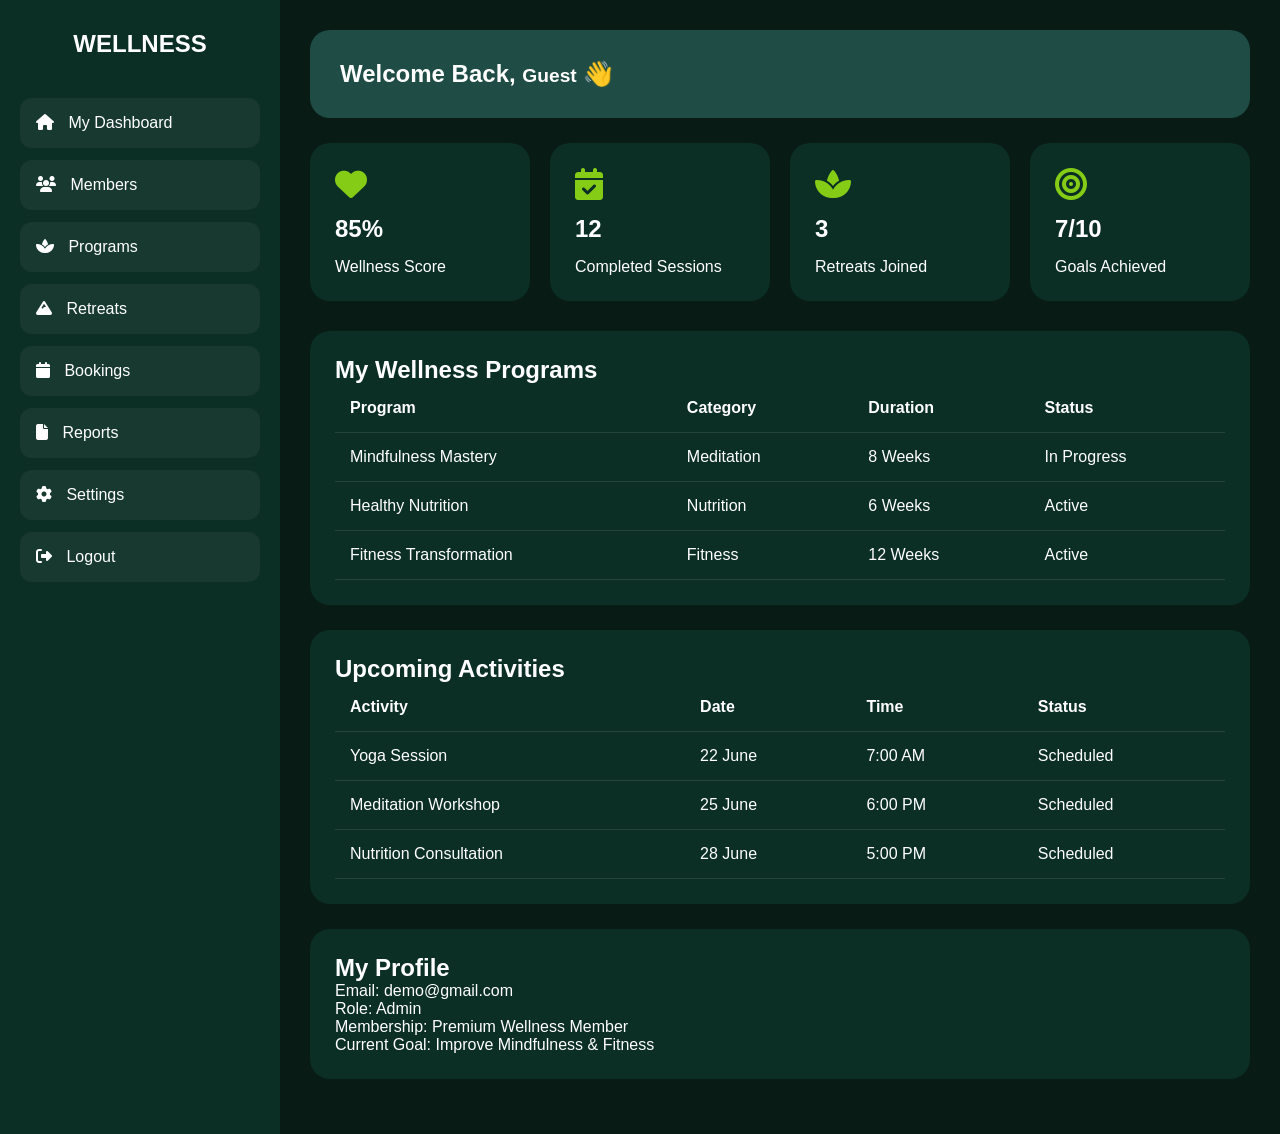
<file: user-dashboard.html>
<!DOCTYPE html>
<html lang="en">

<head>

<meta charset="UTF-8">
<meta name="viewport"
      content="width=device-width, initial-scale=1.0">

<title>User Dashboard</title>

<link rel="stylesheet"
      href="css/admin-dashboard.css">

<link rel="stylesheet"
href="https://cdnjs.cloudflare.com/ajax/libs/font-awesome/6.5.2/css/all.min.css">

</head>

<body>
 
<button class="menu-toggle"
        id="menuToggle">

    <i class="fas fa-bars"></i>

</button>
<div class="dashboard-layout">



<div class="dashboard-layout">

    <!-- Sidebar -->

    <aside class="sidebar">

        <div class="sidebar-logo">

            <h2>WELLNESS</h2>

        </div>

        <ul>

            <li id="dashboard-link"
            class="active">
                <i class="fas fa-home"></i>
                My Dashboard
            </li>

            <li class="coming-soon">
                <i class="fas fa-users"></i>
                Members
            </li>

            <li class="coming-soon">
                <i class="fas fa-spa"></i>
                Programs
            </li>

            <li class="coming-soon">
                <i class="fas fa-mountain"></i>
                Retreats
            </li>

            <li class="coming-soon">
                <i class="fas fa-calendar"></i>
                Bookings
            </li>

            <li class="coming-soon">
                <i class="fas fa-file"></i>
                Reports
            </li>

            <li class="coming-soon">
                <i class="fas fa-cog"></i>
                Settings
            </li>

            <li id="logoutBtn">
                <i class="fas fa-sign-out-alt"></i>
                Logout
            </li>

        </ul>

    </aside>

    <main class="dashboard-content">

    <section class="welcome-card">

        <h1>

    Welcome Back,

    <span id="dashboardEmail"></span>

    👋

</h1>

    </section>

    <!-- Stats -->

    <section class="stats-grid">

        <div class="stat-card">

            <i class="fas fa-heart"></i>

            <h2>85%</h2>

            <p>Wellness Score</p>

        </div>

        <div class="stat-card">

            <i class="fas fa-calendar-check"></i>

            <h2>12</h2>

            <p>Completed Sessions</p>

        </div>

        <div class="stat-card">

            <i class="fas fa-spa"></i>

            <h2>3</h2>

            <p>Retreats Joined</p>

        </div>

        <div class="stat-card">

            <i class="fas fa-bullseye"></i>

            <h2>7/10</h2>

            <p>Goals Achieved</p>

        </div>

    </section>

    <!-- My Wellness Programs -->

    <section class="table-card">

        <h2>
            My Wellness Programs
        </h2>

        <div class="table-wrapper">

            <table>

                <thead>

                    <tr>

                        <th>Program</th>
                        <th>Category</th>
                        <th>Duration</th>
                        <th>Status</th>

                    </tr>

                </thead>

                <tbody>

                    <tr>

                        <td>Mindfulness Mastery</td>
                        <td>Meditation</td>
                        <td>8 Weeks</td>
                        <td>In Progress</td>

                    </tr>

                    <tr>

                        <td>Healthy Nutrition</td>
                        <td>Nutrition</td>
                        <td>6 Weeks</td>
                        <td>Active</td>

                    </tr>

                    <tr>

                        <td>Fitness Transformation</td>
                        <td>Fitness</td>
                        <td>12 Weeks</td>
                        <td>Active</td>

                    </tr>

                </tbody>

            </table>

        </div>

    </section>

    <!-- Upcoming Activities -->

    <section class="table-card">

        <h2>
            Upcoming Activities
        </h2>

        <div class="table-wrapper">

            <table>

                <thead>

                    <tr>

                        <th>Activity</th>
                        <th>Date</th>
                        <th>Time</th>
                        <th>Status</th>

                    </tr>

                </thead>

                <tbody>

                    <tr>

                        <td>Yoga Session</td>
                        <td>22 June</td>
                        <td>7:00 AM</td>
                        <td>Scheduled</td>

                    </tr>

                    <tr>

                        <td>Meditation Workshop</td>
                        <td>25 June</td>
                        <td>6:00 PM</td>
                        <td>Scheduled</td>

                    </tr>

                    <tr>

                        <td>Nutrition Consultation</td>
                        <td>28 June</td>
                        <td>5:00 PM</td>
                        <td>Scheduled</td>

                    </tr>

                </tbody>

            </table>

        </div>

    </section>

    <!-- User Profile -->

    <section class="user-card">

        <h2>
            My Profile
        </h2>

        <p>
            Email:
            <span id="userEmail"></span>
        </p>

        <p>
            Role:
            <span id="userRole"></span>
        </p>

        <p>
            Membership:
            Premium Wellness Member
        </p>

        <p>
            Current Goal:
            Improve Mindfulness & Fitness
        </p>

    </section>

</main>

</div>

<script src="js/admin-dashboard.js"></script>

</body>
</html>
</file>
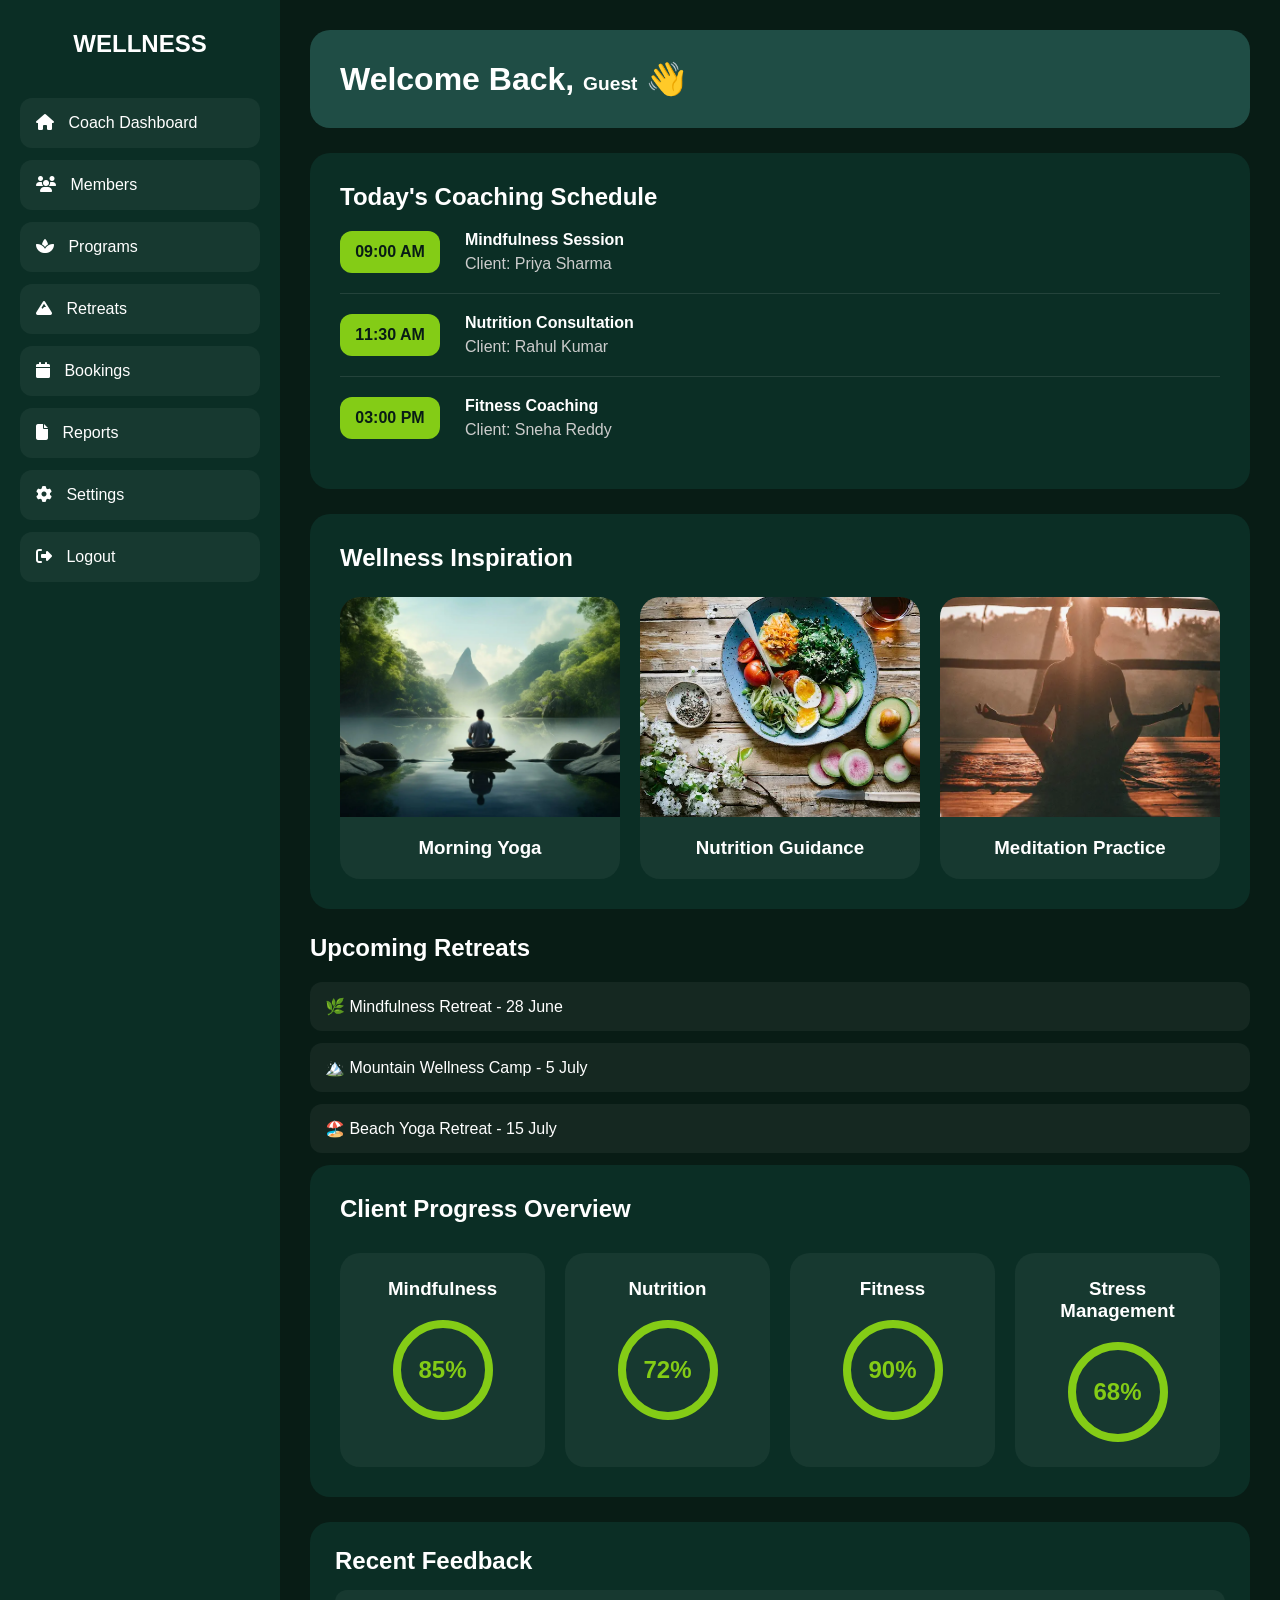
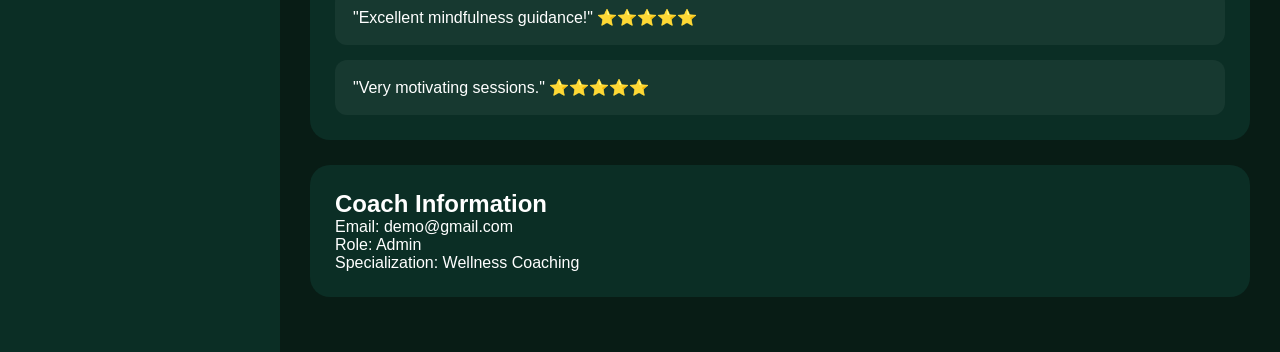
<file: wellness-coach.html>
<!DOCTYPE html>
<html lang="en">

<head>

<meta charset="UTF-8">
<meta name="viewport"
      content="width=device-width, initial-scale=1.0">

<title>Admin Dashboard</title>

<link rel="stylesheet"
      href="css/admin-dashboard.css">

<link rel="stylesheet"
href="https://cdnjs.cloudflare.com/ajax/libs/font-awesome/6.5.2/css/all.min.css">

</head>

<body>

<button class="menu-toggle"
        id="menuToggle">

    <i class="fas fa-bars"></i>

</button>
<div class="dashboard-layout">


<div class="dashboard-layout">

    <!-- Sidebar -->

    <aside class="sidebar">

        <div class="sidebar-logo">

            <h2>WELLNESS</h2>

        </div>

        <ul>

            <li id="dashboard-link"
            class="active">
                <i class="fas fa-home"></i>
                Coach Dashboard
            </li>

            <li class="coming-soon">
                <i class="fas fa-users"></i>
                Members
            </li>

            <li class="coming-soon">
                <i class="fas fa-spa"></i>
                Programs
            </li>

            <li class="coming-soon">
                <i class="fas fa-mountain"></i>
                Retreats
            </li>

            <li class="coming-soon">
                <i class="fas fa-calendar"></i>
                Bookings
            </li>

            <li class="coming-soon">
                <i class="fas fa-file"></i>
                Reports
            </li>

            <li class="coming-soon">
                <i class="fas fa-cog"></i>
                Settings
            </li>

            <li id="logoutBtn">
                <i class="fas fa-sign-out-alt"></i>
                Logout
            </li>

        </ul>

    </aside>


    <main class="dashboard-content">

    <div class="welcome-card">
    <h1>

    Welcome Back,

    <span id="dashboardEmail"></span>

    👋

</h1>
</div>

<section class="schedule-card">

    <h2>Today's Coaching Schedule</h2>

    <div class="schedule-item">

        <span class="time">09:00 AM</span>

        <div class="schedule-info">

            <h4>Mindfulness Session</h4>

            <p>Client: Priya Sharma</p>

        </div>

    </div>

    <div class="schedule-item">

        <span class="time">11:30 AM</span>

        <div class="schedule-info">

            <h4>Nutrition Consultation</h4>

            <p>Client: Rahul Kumar</p>

        </div>

    </div>

    <div class="schedule-item">

        <span class="time">03:00 PM</span>

        <div class="schedule-info">

            <h4>Fitness Coaching</h4>

            <p>Client: Sneha Reddy</p>

        </div>

    </div>

</section>

<section class="coach-gallery">

    <h2>Wellness Inspiration</h2>

    <div class="gallery-grid">

        <div class="gallery-card">

            <img src="images/mindfulness.webp"
                 alt="Yoga Session">

            <h3>Morning Yoga</h3>

        </div>

        <div class="gallery-card">

            <img src="images/nutrition.webp"
                 alt="Nutrition">

            <h3>Nutrition Guidance</h3>

        </div>

        <div class="gallery-card">

            <img src="images/morningimg.webp"
                 alt="Meditation">

            <h3>Meditation Practice</h3>

        </div>

    </div>

</section>



<section class="retreat-card">

    <h2>Upcoming Retreats</h2>

    <ul>

        <li>🌿 Mindfulness Retreat - 28 June</li>

        <li>🏔️ Mountain Wellness Camp - 5 July</li>

        <li>🏖️ Beach Yoga Retreat - 15 July</li>

    </ul>

</section>


<!-- Coach Progress Section -->

<section class="chart-card">

    <h2>Client Progress Overview</h2>

    <div class="progress-grid">

        <div class="progress-box">

            <h3>Mindfulness</h3>

            <div class="progress-circle">85%</div>

        </div>

        <div class="progress-box">

            <h3>Nutrition</h3>

            <div class="progress-circle">72%</div>

        </div>

        <div class="progress-box">

            <h3>Fitness</h3>

            <div class="progress-circle">90%</div>

        </div>

        <div class="progress-box">

            <h3>Stress Management</h3>

            <div class="progress-circle">68%</div>

        </div>

    </div>

</section>

<section class="feedback-card">

    <h2>Recent Feedback</h2>

    <p>"Excellent mindfulness guidance!" ⭐⭐⭐⭐⭐</p>

    <p>"Very motivating sessions." ⭐⭐⭐⭐⭐</p>

</section>

    <!-- Coach Profile -->

    <section class="user-card">

        <h2>
            Coach Information
        </h2>

        <p>
            Email:
            <span id="userEmail"></span>
        </p>

        <p>
            Role:
            <span id="userRole"></span>
        </p>

        <p>
            Specialization:
            Wellness Coaching
        </p>

    </section>

</main>


</div>

<script src="js/admin-dashboard.js"></script>

</body>
</html>
</file>
<file: css/admin-dashboard.css>
*{
    margin:0;
    padding:0;
    box-sizing:border-box;
}

body{
    font-family:Poppins,sans-serif;
    background:#081c15;
    color:#fff;
    overflow-x:hidden;
}

.dashboard-layout{
    display:flex;
    min-height:100vh;
}

.sidebar{
    width:280px;
    background:#0b2e25;
    padding:30px 20px;
}

.sidebar-logo{
    text-align:center;
    margin-bottom:40px;
}

.sidebar ul{
    list-style:none;
}

.sidebar li{
    padding:16px;
    margin-bottom:12px;
    border-radius:12px;
    cursor:pointer;
    background:rgba(255,255,255,.05);
}

.sidebar li:hover{
    background:#1f4d45;
}

.sidebar i{
    margin-right:10px;
}
.dashboard-content{
    flex:1;
    padding:30px;
}

.welcome-card{
    background:#1f4d45;
    padding:30px;
    border-radius:20px;
    margin-bottom:25px;
}

.stats-grid{
    display:grid;
    grid-template-columns:repeat(4,1fr);
    gap:20px;
    margin-bottom:30px;
}

.stat-card{
    background:#0b2e25;
    padding:25px;
    border-radius:20px;
}

.stat-card i{
    font-size:2rem;
    color:#84cc16;
}

.stat-card h2{
    margin:15px 0;
}

.table-card,
.user-card{
    background:#0b2e25;
    padding:25px;
    border-radius:20px;
    margin-bottom:25px;
}

.table-wrapper{
    overflow-x:auto;
}

table{
    width:100%;
    border-collapse:collapse;
}

th,
td{
    padding:15px;
    text-align:left;
    border-bottom:1px solid rgba(255,255,255,.1);
}

.user-card button{
    margin-top:20px;
    padding:12px 25px;
    border:none;
    border-radius:10px;
    background:#84cc16;
    cursor:pointer;
}

@media(max-width:992px){

    .stats-grid{
        grid-template-columns:repeat(2,1fr);
    }

}


#dashboardEmail{

    font-size:1.2rem;

    word-break:break-word;

    overflow-wrap:anywhere;
}


@media(max-width:768px){

    .welcome-card h1{

        font-size:1.4rem;

    }

    #dashboardEmail{

        font-size:1rem;

        display:inline-block;

        max-width:100%;

        overflow:hidden;

        text-overflow:ellipsis;

        white-space:nowrap;

        vertical-align:middle;
    }

}

.menu-toggle{
    display:none;
}

@media(max-width:768px){

    .menu-toggle{

        display:block;

        position:absolute;

        top:20px;
        left:20px;

        width:60px;
        height:60px;

        border:none;

        border-radius:15px;

        background:#fff;

        color:#1f4d45;

        font-size:28px;

        cursor:pointer;

        z-index:1001;
    }

    .sidebar{

        position:fixed;

        top:0;
        left:-100%;

        width:280px;

        height:100vh;

        transition:.4s ease;

        z-index:1000;
    }

    .sidebar.active{

        left:0;
    }

    .dashboard-content{

        width:100%;

        padding:100px 20px 20px;
    }

    .stats-grid{

        grid-template-columns:1fr;
    }

    .welcome-card h1{

        font-size:1.4rem;
    }

}

@media(max-width:768px){

    .sidebar.active + .menu-toggle{

        display:none;
    }

}
.menu-toggle{

    transition:.3s ease;
}


@media(max-width:768px){

    .sidebar{

        padding-top:90px;
    }

    .menu-toggle{

        top:20px;
        left:50px; /* place X near sidebar edge */

        z-index:1002;
    }

}



@media(max-width:768px){

    .sidebar{

        padding-top:30px;
    }

    .sidebar-logo{

        text-align:center;

        margin-top:80px;

        margin-bottom:30px;
        text-align:left;

        padding-left:10px;
    }

    .sidebar-logo h2{

        font-size:2rem;

        margin:0 auto;
    }

}


/* FIX HORIZONTAL SCROLL */
html,
body{
    overflow-x:hidden;
    width:100%;
}

.dashboard-layout{
    display:flex;
    min-height:100vh;
    width:100%;
}

.dashboard-content{
    flex:1;
    width:calc(100% - 280px);
    overflow-x:hidden;
}


.welcome-card,
.stat-card,
.table-card,
.user-card{
    overflow:hidden;
}


/* Remove left/right black space */

html,
body{
    width:100%;
    overflow-x:hidden;
}

section,
.container,
main,
header,
footer{
    width:100%;
    max-width:100%;
}

img{
    max-width:100%;
    display:block;
}
@media(max-width:768px){

    body{
        overflow-x:hidden;
    }

    .container{
        padding-left:15px;
        padding-right:15px;
    }

}



/* Coach Chart Section */


.meeting-card,
.feedback-card{

    background:#0b2e25;

    padding:25px;

    border-radius:20px;

    margin-bottom:25px;
}

.chart-placeholder{

    height:300px;

    border-radius:15px;

    background:rgba(255,255,255,.05);

    display:flex;

    align-items:center;

    justify-content:center;

    color:#84cc16;

    font-size:1.2rem;

    margin-top:20px;
}


/* Today's Meetings */

.meeting-card ul{

    list-style:none;

    margin-top:20px;
}

.meeting-card li{

    padding:15px;

    margin-bottom:12px;

    background:rgba(255,255,255,.05);

    border-radius:12px;

    transition:.3s;
}

.meeting-card li:hover{

    background:#1f4d45;

    transform:translateX(8px);
}


/* Feedback Section */

.feedback-card p{

    padding:18px;

    margin-top:15px;

    background:rgba(255,255,255,.05);

    border-radius:12px;
}


/* Responsive */

@media(max-width:768px){

    .chart-placeholder{

        height:220px;
    }

}


.chart-card{

    background:#0b2e25;

    padding:30px;

    border-radius:20px;

    margin-bottom:25px;
}

.progress-grid{

    display:grid;

    grid-template-columns:repeat(4,1fr);

    gap:20px;

    margin-top:30px;
}

.progress-box{

    background:rgba(255,255,255,.05);

    padding:25px;

    border-radius:20px;

    text-align:center;

    transition:.4s;
}

.progress-box:hover{

    transform:translateY(-8px);

    background:#1f4d45;
}

.progress-circle{

    width:100px;
    height:100px;

    border:8px solid #84cc16;

    border-radius:50%;

    display:flex;

    align-items:center;

    justify-content:center;

    margin:20px auto 0;

    font-size:1.5rem;

    font-weight:700;

    color:#84cc16;
}

@media(max-width:768px){

    .progress-grid{

        grid-template-columns:1fr 1fr;
    }

}


.schedule-card{

    background:#0b2e25;

    padding:30px;

    border-radius:20px;

    margin-bottom:25px;
}

.schedule-item{

    display:flex;

    align-items:center;

    gap:25px;

    padding:20px 0;

    border-bottom:1px solid rgba(255,255,255,.1);
}

.schedule-item:last-child{

    border-bottom:none;
}

.time{

    min-width:100px;

    padding:12px;

    border-radius:12px;

    background:#84cc16;

    color:#081c15;

    font-weight:700;

    text-align:center;
}

.schedule-info h4{

    margin-bottom:6px;
}

.schedule-info p{

    color:#ccc;
}

.schedule-item:hover{

    transform:translateX(10px);

    transition:.3s ease;
}

@media(max-width:768px){

    .schedule-item{

        flex-direction:column;

        align-items:flex-start;
    }

}
.retreat-card ul{

    list-style:none;

    margin-top:20px;
}

.retreat-card li{

    padding:15px;

    margin-bottom:12px;

    background:rgba(255,255,255,.05);

    border-radius:12px;
}

.coach-gallery{

    background:#0b2e25;

    padding:30px;

    border-radius:20px;

    margin-bottom:25px;
}

.gallery-grid{

    display:grid;

    grid-template-columns:repeat(3,1fr);

    gap:20px;

    margin-top:25px;
}

.gallery-card{

    background:rgba(255,255,255,.05);

    border-radius:20px;

    overflow:hidden;

    transition:.4s ease;
}

.gallery-card:hover{

    transform:translateY(-10px);
}

.gallery-card img{

    width:100%;

    height:220px;

    object-fit:cover;
}

.gallery-card h3{

    padding:20px;

    text-align:center;
}

@media(max-width:768px){

    .gallery-grid{

        grid-template-columns:1fr;
    }

}


.admin-banner{

    background:linear-gradient(
    135deg,
    #1f4d45,
    #0b2e25);

    padding:35px;

    border-radius:25px;

    display:flex;

    justify-content:space-between;

    align-items:center;

    margin-bottom:30px;
}

.admin-badge{

    width:80px;
    height:80px;

    border-radius:50%;

    background:#84cc16;

    display:flex;

    align-items:center;

    justify-content:center;

    color:#081c15;

    font-size:2rem;
}

.analytics-grid{

    display:grid;

    grid-template-columns:repeat(3,1fr);

    gap:20px;

    margin-bottom:30px;
}

.analytics-box{

    background:#0b2e25;

    padding:30px;

    border-radius:20px;

    border-left:5px solid #84cc16;
}

.analytics-box span{

    color:#84cc16;
}

.activity-card,
.quick-actions{

    background:#0b2e25;

    padding:30px;

    border-radius:20px;

    margin-bottom:30px;
}

.activity-item{

    display:flex;

    gap:20px;

    padding:20px 0;

    border-bottom:1px solid rgba(255,255,255,.1);
}

.activity-item i{

    font-size:1.5rem;

    color:#84cc16;
}

.action-grid{

    display:grid;

    grid-template-columns:repeat(2,1fr);

    gap:20px;

    margin-top:20px;
}

.action-grid button{

    padding:18px;

    border:none;

    border-radius:15px;

    background:#1f4d45;

    color:#fff;

    cursor:pointer;

    transition:.3s;
}

.action-grid button:hover{

    background:#84cc16;

    color:#081c15;
}

@media(max-width:768px){

    .analytics-grid,
    .action-grid{

        grid-template-columns:1fr;
    }

    .admin-banner{

        flex-direction:column;

        gap:20px;
    }

}

.platform-status{

    background:#0b2e25;

    padding:30px;

    border-radius:25px;

    margin-bottom:30px;
}

.status-list{

    margin-top:25px;
}

.status-item{

    display:flex;

    justify-content:space-between;

    align-items:center;

    padding:20px;

    margin-bottom:15px;

    border-radius:15px;

    background:rgba(255,255,255,.05);

    transition:.3s;
}

.status-item:hover{

    transform:translateX(10px);

    background:#1f4d45;
}

.status{

    padding:10px 20px;

    border-radius:30px;

    font-size:.9rem;

    font-weight:600;
}

.online{

    background:#84cc16;

    color:#081c15;
}

.warning{

    background:#f59e0b;

    color:#fff;
}

@media(max-width:768px){

    .status-item{

        flex-direction:column;

        align-items:flex-start;

        gap:15px;
    }

}


@media(max-width:768px){

    .progress-grid{

        display:grid;

        grid-template-columns:repeat(2,1fr);

        gap:15px;
    }

    .progress-box{

        padding:20px 10px;

        text-align:center;

        display:flex;

        flex-direction:column;

        align-items:center;

        justify-content:center;
    }

    .progress-box h3{

        font-size:1rem;

        min-height:50px;

        display:flex;

        align-items:center;

        justify-content:center;

        text-align:center;
    }

    .progress-circle{

        width:80px;
        height:80px;

        font-size:1.2rem;

        margin:15px auto 0;
    }

}
</file>
<file: css/global.css>
/* ==========================================
   GOOGLE FONTS
========================================== */
@import url('https://fonts.googleapis.com/css2?family=Inter:wght@300;400;500;600;700&family=Cormorant+Garamond:wght@400;500;600;700&display=swap');

/* ==========================================
   ROOT VARIABLES
========================================== */
:root{
    --primary:#1f4d45;
    --secondary:#d8c3a5;
    --dark:#111827;
    --light:#ffffff;
    --gray:#6b7280;
    --bg:#f8faf8;

    --heading-font:'Cormorant Garamond',serif;
    --body-font:'Inter',sans-serif;

    --transition:all .5s cubic-bezier(0.25,1,0.5,1);

    --shadow:0 10px 30px rgba(0,0,0,.08);

    --radius:16px;
}

/* ==========================================
   RESET
========================================== */
*{
    margin:0;
    padding:0;
    box-sizing:border-box;
}

html{
    scroll-behavior:smooth;
      overflow-x:hidden;
    width:100%;
}

body{
    font-family:var(--body-font);
    background:var(--bg);
    color:var(--dark);
    overflow-x:hidden;
    line-height:1.7;
    padding-top:80px;
      width:100%;
}

img{
    width:100%;
    display:block;
}

a{
    text-decoration:none;
}

ul{
    list-style:none;
}

button,
input,
textarea{
    border:none;
    outline:none;
    font-family:inherit;
}

section{
    padding:80px 20px;
}

.container{
    width:min(1200px,100%);
    margin:auto;
}

/* ==========================================
   TYPOGRAPHY
========================================== */
h1,h2,h3,h4,h5{
    font-family:var(--heading-font);
    line-height:1.1;
}

h1{
    font-size:clamp(2.5rem,7vw,5.5rem);
}

h2{
    font-size:clamp(2rem,5vw,4rem);
}

h3{
    font-size:1.5rem;
}

p{
    color:var(--gray);
}

.section-header{
    text-align:center;
    margin-bottom:60px;
}

.section-header span{
    color:var(--primary);
    font-size:.9rem;
    font-weight:600;
    letter-spacing:2px;
}

.section-header h2{
    margin-top:10px;
}

/* ==========================================
   LOADER
========================================== */
/* =========================
   PREMIUM LOADER
========================= */

#loader{
    position:fixed;
    inset:0;
    background:#0f172a;
    z-index:99999;

    display:flex;
    align-items:center;
    justify-content:center;

    transition:1s ease;
}

.loader-wrapper{
    text-align:center;

    width:100%;
}

.loader-logo{
    color:white;
    font-size:4rem;
    letter-spacing:12px;
    font-weight:700;

    opacity:0;

    animation:logoFade 1.5s ease forwards;
      text-align:center;
 
    width:100%;
}

.loader-text{
    color:rgba(255,255,255,.7);
    margin-top:20px;
    letter-spacing:3px;
    font-size:.85rem;
}

.loader-line{
    width:220px;
    height:2px;
    background:rgba(255,255,255,.15);
    margin:30px auto;
    overflow:hidden;
}

.loader-line span{
    display:block;
    width:100%;
    height:100%;
    background:white;

   transform:translateX(-100%); 

    animation:loaderLine 2s
    cubic-bezier(0.25,1,0.5,1)
    infinite;
}

@keyframes logoFade{

    from{
        opacity:0;
        transform:translateY(30px);
    }

    to{
        opacity:1;
        transform:translateY(0);
    }

}

@keyframes loaderLine{

    from{
        transform:translateX(-100%);
    }

    to{
        transform:translateX(100%);
    }

} 

@media(max-width:768px){

    .loader-logo{

        font-size:2.5rem;

        letter-spacing:8px;

    }

}

/* ==========================================
   NAVBAR
========================================== */
/* =========================
   HEADER
========================= */
.header{
    position: fixed;
    top: 0;
    left: 0;
    width: 100%;


    z-index: 1000;

    padding: 8px 0;

    background:#ffffff;

    box-shadow: 0 2px 10px rgba(0,0,0,.08);

    transition: all 0.3s ease;
}

.header-container{
    display: flex;
    justify-content: space-between;
    align-items: center;
}

.logo{
    display: flex;
    align-items: center;
    height:80px;
    overflow: hidden;

}
.logo-image{
    display: block;
    height: 110px;   /* Increase logo size */
    width: auto;
    object-fit: contain;
    transition: var(--transition);
    transform: scale(1.15);
}
.logo:hover .logo-image{
    transform: scale(1.05);
}


@media(max-width:768px){

    .logo{

        width:140px;

        overflow:hidden;
           margin-left:0;
    }

    .logo img{

        width:100%;

        height:auto;

        object-fit:contain;
    }

}
/*=========================
    NAVBAR LINKS
=========================*/
.nav-links{
    display:flex;
    align-items:center;
    list-style:none;
    gap:35px;
    margin:0;
    padding:0;
}

.nav-links a{
    position:relative;
    color:#1f2937;
    font-weight:600;
    transition:.3s;
}

.nav-links a:hover{
    color:#1f4d45;
}

.nav-links a::after{

    content:"";

    position:absolute;

    left:50%;
    bottom:-8px;

    width:0;
    height:2px;

    background:#1f4d45;

    transform:translateX(-50%);

    transition:.3s;
}

.nav-links a:hover::after{
    width:100%;
}

.nav-links a.active{
    color:#1f4d45;
}

.nav-links a.active::after{
    width:100%;
}

/* ==========================================
   LOGIN BUTTON
========================================== */

.header-right{
    display:flex;
    align-items:center;
    gap:20px;
}

.login-btn{
    background:#1f4d45;
    color:#fff;

    padding:12px 28px;

    border-radius:30px;

    font-weight:600;

    transition:.3s;
}

.login-btn:hover{
    transform:translateY(-3px);
}


.header-right{
    display:flex;
    align-items:center;
    gap:20px;
}
/* ==========================================
   HAMBURGER
========================================== */

.hamburger{
    display:none;
    background:none;
    border:none;
    cursor:pointer;
}

.hamburger span{
    display:block;
    width:28px;
    height:3px;
    background:#111;
    margin:5px 0;
    transition:.3s;
}

.mobile-login{
    display:none;
}


/* ==========================================
   BUTTONS
========================================== */

.btn-primary{
    background:#1f4d45;
    color:#fff;
    padding:15px 32px;
    border-radius:30px;
    display:inline-block;
}

.btn-secondary{
    border:2px solid #1f4d45;
    color:#1f4d45;
    padding:15px 32px;
    border-radius:30px;
    display:inline-block;
}

/* ==========================================
   SCROLL ANIMATION
========================================== */
.reveal{
    opacity:0;
    transform:translateY(80px);
    transition:1s cubic-bezier(0.25,1,0.5,1);
}

.reveal.active{
    opacity:1;
    transform:translateY(0);
}

/* ==========================================
   FOOTER
========================================== */

.footer{
    background:black;
    color:#fff;
    padding:80px 0 30px;
}

.footer-grid{
    display:grid;
    grid-template-columns:repeat(auto-fit,minmax(220px,1fr));
    gap:40px;
}

.footer-logo img{
    width:180px;
    margin-bottom:20px;
}

.footer-column p{
    color:#cbd5e1;
    line-height:1.8;
}

.footer-column h3{
    margin-bottom:20px;
    color:#fff;
}

.footer-column ul{
    list-style:none;
}

.footer-column ul li{
    margin-bottom:12px;
}

.footer-column ul li a{
    color:#cbd5e1;
    transition:.3s;
}

.footer-column ul li a:hover{
    color:#1f4d45;
    padding-left:5px;
}

.social-icons{
    display:flex;
    gap:15px;
    flex-wrap:wrap;
}

.social-icons a{
    width:42px;
    height:42px;

    display:flex;
    align-items:center;
    justify-content:center;

    border-radius:50%;

    background:rgba(255,255,255,.08);

    color:white;

    transition:.3s;
}

.social-icons a:hover{
    background:#1f4d45;
    transform:translateY(-3px);
}

.footer-bottom{
    margin-top:50px;
    padding-top:25px;
    border-top:1px solid rgba(255,255,255,.1);
    text-align:center;
}

.footer-bottom p{
    color:#cbd5e1;
}

@media(max-width:768px){

    .footer{
        text-align:center;
    }

    .social-icons{
        justify-content:center;
    }

    .footer-logo img{
        margin:0 auto 20px;
    }

}
/* ==========================================
   FORMS
========================================== */
input,
textarea{
    width:100%;
    padding:15px;
    border:1px solid #ddd;
    border-radius:10px;
    background:white;
}

textarea{
    resize:none;
    min-height:150px;
}

/* ==========================================
   CARD
========================================== */
.card{
    background:white;
    border-radius:var(--radius);
    overflow:hidden;
    box-shadow:var(--shadow);
}

/* ==========================================
   TABLET
========================================== */
@media(min-width:768px){

    section{
        padding:100px 40px;
    }

    .footer{
        grid-template-columns:repeat(2,1fr);
    }

}

/* ==========================================
   DESKTOP
========================================== */
@media(min-width:1024px){

    .navbar{
        padding:0 5%;
    }

    .desktop-nav{
        display:flex;
        align-items:center;
        gap:35px;
    }

    .hamburger{
        display:none;
    }

    .footer{
        grid-template-columns:2fr 1fr 1fr 1fr;
    }

    section{
        padding:120px 5%;
    }
}


@media(max-width:992px){

    .navbar{
        position:fixed;

        top:80px;
        left:-100%;

        width:280px;
        height:100vh;

        background:#fff;

        transition:.4s;
    }

    .navbar.active{
        left:0;
    }

    .nav-links{
        flex-direction:column;
        align-items:flex-start;
        padding:30px;
        gap:25px;
    }

    .hamburger{
        display:block;
         position:absolute;

        right:20px;
        top:50%;

        transform:translateY(-50%);

        z-index:1001;
    }

    .login-btn{
        display:none;
    }

    .mobile-login{
        display:block;
    }

}




@media(max-width:768px){

    .header{

        padding-left:0;
        padding-right:0;
    }

    .header-container{

        padding:0 15px;
    }

    body{

        overflow-x:hidden;
    }

}
@media(max-width:768px){

    .container{

        width:100%;
        padding-left:15px;
        padding-right:15px;
        margin:0;
    }

}
</file>
<file: css/contact.css>
/* ==========================================
   CONTACT HERO
========================================== */

.contact-hero{
    min-height:70vh;

    display:flex;
    align-items:center;
    justify-content:center;

    text-align:center;

    background:
    linear-gradient(
    rgba(0,0,0,.55),
    rgba(0,0,0,.55)),
    url('../images/contactimg.webp');

    background-size:cover;
    background-position:center;

    color:#fff;
}

.contact-hero h1{
    color:#fff;
    margin:20px 0;
    max-width:900px;
}

.contact-hero p{
    max-width:700px;
    margin:auto;
    color:#f5f5f5;
}

.contact-hero .container{

    display:flex;
    flex-direction:column;

    align-items:center;
    justify-content:center;

    text-align:center;
}
/* ==========================================
   CONTACT CARDS
========================================== */

.contact-info{
    background:#fff;
}

.contact-cards{
    display:grid;
    gap:25px;
}

.contact-card{
    background:#f8faf8;

    padding:40px 25px;

    text-align:center;

    border-radius:25px;

    transition:.5s ease;
}

.contact-card i{
    font-size:2.8rem;

    color:var(--primary);

    margin-bottom:20px;
}

.contact-card:hover{
    transform:
    translateY(-10px)
    rotate(2deg);

    box-shadow:
    0 20px 40px rgba(0,0,0,.08);
}

/* ==========================================
   CONTACT FORM
========================================== */

.contact-form-section{
    background:#f8faf8;
}

.contact-grid{
    display:grid;
    gap:40px;
    align-items:center;
}

.contact-image img{
    width:100%;
    border-radius:25px;
}

.contact-form-box{
    background:#fff;

    padding:40px;

    border-radius:25px;
}

.contact-form{
    display:grid;
    gap:20px;
}

.contact-form input,
.contact-form textarea{
    width:100%;

    padding:16px;

    border:1px solid #ddd;

    border-radius:12px;

    outline:none;

    transition:.3s;
}

.contact-form textarea{
    height:180px;
    resize:none;
}

.contact-form input:focus,
.contact-form textarea:focus{
    border-color:var(--primary);

    box-shadow:
    0 0 0 4px rgba(31,77,69,.12);
}

.contact-form button{
    background:var(--primary);

    color:#fff;

    border:none;

    padding:16px;

    border-radius:12px;

    cursor:pointer;

    font-weight:600;

    transition:.3s;
}

.contact-form button:hover{
    background:#173a34;
}
.error{
    display:block;
    color:#ef4444;
    font-size:14px;
    margin-top:5px;
    min-height:18px;
}


.contact-form-box h2{

    margin-bottom:25px;

}

.contact-form input:first-of-type{

    margin-top:10px;

}
/* ==========================================
   OFFICES
========================================== */

.offices{
    background:#fff;
}

.office-grid{
    display:grid;
    gap:25px;
}

.office-card{
    background:#f8faf8;

    padding:40px;

    border-radius:25px;

    transition:.4s;
}

.office-card:hover{
    transform:translateY(-12px);

    box-shadow:
    0 20px 40px rgba(0,0,0,.08);
}

.office-card h3{
    color:var(--primary);
    margin-bottom:15px;
}

/* ==========================================
   FAQ
========================================== */

.contact-faq{
    background:#f8faf8;
}

.faq-item{
    background:#fff;

    border-radius:15px;

    margin-bottom:20px;

    overflow:hidden;
}

.faq-question{
    width:100%;

    padding:20px;

    border:none;

    background:none;

    text-align:left;

    font-size:1rem;

    font-weight:600;

    cursor:pointer;
}

.faq-answer{
    display:none;

    padding:0 20px 20px;
}

.faq-item.active .faq-answer{
    display:block;
}

/* ==========================================
   MAP
========================================== */

.map-section{
    background:#fff;
}

.map-placeholder{
    overflow:hidden;
    border-radius:25px;
}

.map-placeholder iframe{
    width:100%;
    height:450px;
    border:0;

    transition:.5s;
}

.map-placeholder:hover iframe{
    transform:scale(1.02);
}

/* ==========================================
   CTA
========================================== */

.contact-cta{
    text-align:center;

    margin-top:80px;

    padding:80px 30px;

    border-radius:30px;

    background:
    linear-gradient(
    135deg,
    #1f4d45,
    #173a34);

    color:#fff;
}

.contact-cta h2{
    color:#fff;
    margin-bottom:25px;
}

/* ==========================================
   TABLET
========================================== */

@media(min-width:768px){

    .contact-cards{
        grid-template-columns:
        repeat(3,1fr);
    }

    .contact-grid{
        grid-template-columns:
        1fr 1fr;
    }

    .office-grid{
        grid-template-columns:
        repeat(3,1fr);
    }

}

/* ==========================================
   DESKTOP
========================================== */

@media(min-width:1024px){

    .contact-form-box{
        padding:50px;
    }

}
</file>
<file: css/journal.css>
/* ==========================================
   JOURNAL HERO
========================================== */

.journal-hero{
    min-height:70vh;

    display:flex;
    align-items:center;
    justify-content:center;

    text-align:center;

    background:
    linear-gradient(
    rgba(0,0,0,.5),
    rgba(0,0,0,.5)),
    url('../images/nutrition.webp');

    background-size:cover;
    background-position:center;

    color:#fff;
}

.journal-hero h1{
    color:#fff;
    margin:20px 0;
    max-width:900px;
}

.journal-hero p{
    max-width:700px;
    margin:auto;
    color:#f5f5f5;
}

.journal-hero .container{

    display:flex;
    flex-direction:column;

    align-items:center;
    justify-content:center;

    text-align:center;
}

/* ==========================================
   FEATURED ARTICLE
========================================== */

.featured-article{
    background:#fff;
}

.featured-grid{
    display:grid;
    gap:40px;
    align-items:center;
}

.featured-image{
    overflow:hidden;
    border-radius:25px;
}

.featured-image img{
    width:100%;
    height:500px;

    object-fit:cover;

    transition:.8s ease;
}

.featured-image:hover img{
    transform:scale(1.1);
}

.featured-content span{
    color:var(--primary);
    font-weight:600;
}

.featured-content h2{
    margin:20px 0;
}

.featured-content .btn-primary{

    margin-top:25px;

    display:inline-block;

}

/* ==========================================
   JOURNAL GRID
========================================== */

.journal-grid-section{
    background:#f8faf8;
}

.journal-grid{
    display:grid;
    gap:25px;
}

.journal-card{
    min-height:260px;

    border-radius:25px;

    display:flex;
    align-items:flex-end;

    padding:30px;

    color:#fff;

    cursor:pointer;

    transition:.5s;
}

.journal-card:nth-child(1){
    background:
    linear-gradient(rgba(0,0,0,.2),rgba(0,0,0,.6)),
    url('../images/morningimg.webp');
    background-size:cover;
}

.journal-card:nth-child(2){
    background:
    linear-gradient(rgba(0,0,0,.2),rgba(0,0,0,.6)),
    url('../images/nutrition.webp');
    background-size:cover;
}

.journal-card:nth-child(3){
    background:
    linear-gradient(rgba(0,0,0,.2),rgba(0,0,0,.6)),
    url('../images/bed.webp');
    background-size:cover;
}

.journal-card:nth-child(4){
    background:
    linear-gradient(rgba(0,0,0,.2),rgba(0,0,0,.6)),
    url('../images/mindfulness.webp');
    background-size:cover;
}

.journal-card:nth-child(5){
    background:
    linear-gradient(rgba(0,0,0,.2),rgba(0,0,0,.6)),
    url('../images/exercise\ \(1\).webp');
    background-size:cover;
}

.journal-card:nth-child(6){
    background:
    linear-gradient(rgba(0,0,0,.2),rgba(0,0,0,.6)),
    url('../images/fittness\ \(1\).webp');
    background-size:cover;
}

.journal-card:hover{
    transform:rotate(-2deg) scale(1.03);
}

/* ==========================================
   CATEGORIES
========================================== */

.categories{
    background:#fff;
}

.category-list{
    display:flex;
    flex-wrap:wrap;
    gap:20px;
    justify-content:center;
}
.category{
    width:180px;
    height:60px;

    display:flex;
    align-items:center;
    justify-content:center;

    border-radius:40px;

    background:darkcyan;

    cursor:pointer;

    transition:.4s;
}
@media(max-width:768px){

    .category{
        width:140px;
        height:55px;
    }

}

.category:hover{
    background:var(--primary);
    color:#fff;

    transform:translateY(-5px);
}

/* ==========================================
   INSIGHTS
========================================== */

.insights{
    background:#f8faf8;
}

.insight-slider{
    max-width:900px;
    margin:auto;
}

.insight-slide{
    display:none;

    text-align:center;

    background:#fff;

    padding:60px 40px;

    border-radius:25px;
}

.insight-slide.active{
    display:block;
}

.insight-slide p{
    font-size:1.3rem;
    font-style:italic;
    margin-bottom:20px;
}

.insight-slide h4{
    color:var(--primary);
}

/* ==========================================
   CTA
========================================== */

.journal-cta{
    background:
    linear-gradient(
    135deg,
    #1f4d45,
    #173a34);

    color:#fff;

    text-align:center;

    padding:120px 20px;
}

.journal-cta h2{
    color:#fff;
    margin-bottom:30px;
}

.journal-form{
    max-width:600px;
    margin:auto;

    display:flex;
    flex-direction:column;
    gap:15px;
}

.journal-form input{
    padding:18px;

    border:none;

    border-radius:12px;
}

.journal-form button{
    padding:18px;

    border:none;

    border-radius:12px;

    background:#fff;

    color:var(--primary);

    font-weight:700;

    cursor:pointer;

    transition:.4s;
}

.journal-form button:hover{
    transform:translateY(-4px);
}

/* ==========================================
   TABLET
========================================== */

@media(min-width:768px){

    .featured-grid{
        grid-template-columns:1fr 1fr;
    }

    .journal-grid{
        grid-template-columns:
        repeat(2,1fr);
    }

    .journal-form{
        flex-direction:row;
    }

    .journal-form input{
        flex:1;
    }

}

/* ==========================================
   DESKTOP
========================================== */

@media(min-width:1024px){

    .journal-grid{
        grid-template-columns:
        repeat(3,1fr);
    }

    .journal-card:nth-child(1){
        grid-column:span 2;
    }

}
</file>
<file: css/about.css>
/* ==========================================
   ABOUT BANNER
========================================== */

.about-banner{
    min-height:60vh;

    display:flex;
    align-items:center;
    justify-content:center;

    text-align:center;

    background:
    linear-gradient(
    rgba(0,0,0,.5),
    rgba(0,0,0,.5)),
    url('https://images.unsplash.com/photo-1500530855697-b586d89ba3ee?w=1600');

    background-size:cover;
    background-position:center;
}

.about-banner-content{
    max-width:800px;
    color:#fff;
}

.about-banner-content span{
    letter-spacing:3px;
    font-weight:600;
}

.about-banner-content h1{
    margin:20px 0;
    color:#fff;
}

.about-banner-content p{
    color:#f5f5f5;
}

/* ==========================================
   BRAND ORIGIN
========================================== */

.brand-origin{
    background:#fff;
}

.origin-grid{
    display:grid;
    gap:40px;
}

.origin-image img{
    border-radius:20px;
}

.origin-content span{
    color:var(--primary);
    font-weight:600;
}

.origin-content h2{
    margin:15px 0;
}

/* ==========================================
   FOUNDER
========================================== */

.founder{
    background:#f8faf8;
}

.founder-grid{
    display:grid;
    gap:40px;
}

.founder-image img{
    border-radius:20px;
}

.founder-content span{
    color:var(--primary);
    font-weight:600;
}

.founder-content h2{
    margin:15px 0;
}

/* ==========================================
   VALUES
========================================== */

.values{
    background:#fff;
}

.values-grid{
    display:grid;
    gap:25px;
}

.value-card{
    text-align:center;

    padding:40px 25px;

    background:#f8faf8;

    border-radius:20px;

    transition:.4s;
}

.value-card:hover{
    transform:translateY(-10px);

    box-shadow:
    0 20px 40px rgba(0,0,0,.08);
}

.value-card h3{
    margin-bottom:15px;
    color:var(--primary);
}

/* ==========================================
   BEHIND SCENES
========================================== */

.behind-scenes{
    background:#f8faf8;
}

.gallery-grid{
    display:grid;
    gap:20px;
}

.gallery-grid img{
    width:100%;
    height:300px;

    object-fit:cover;

    border-radius:20px;

    transition:.4s;
}

.gallery-grid img:hover{
    transform:scale(1.05);
}

/* ==========================================
   PRESS
========================================== */

.press{
    background:#fff;
}

.press-logos{
    display:grid;
    gap:20px;

    margin-top:40px;
}

.press-logos div{
    text-align:center;

    padding:30px;

    background:#f8faf8;

    border-radius:15px;

    font-weight:700;

    color:var(--primary);
}

.about-cta{
    margin-top:80px;

    text-align:center;
}

.about-cta h2{
    margin-bottom:25px;
}


.press-logos div{

    transition:.4s ease;
    cursor:pointer;
}

.press-logos div:hover{

    transform:translateY(-10px);

    background:#1f4d45;

    color:#fff;
}
/* ==========================================
   TABLET
========================================== */

@media(min-width:768px){

    .origin-grid,
    .founder-grid{
        grid-template-columns:1fr 1fr;
        align-items:center;
    }

    .values-grid{
        grid-template-columns:
        repeat(3,1fr);
    }

    .gallery-grid{
        grid-template-columns:
        repeat(2,1fr);
    }

    .press-logos{
        grid-template-columns:
        repeat(2,1fr);
    }

}

/* ==========================================
   DESKTOP
========================================== */

@media(min-width:1024px){

    .gallery-grid{
        grid-template-columns:
        repeat(4,1fr);
    }

    .press-logos{
        grid-template-columns:
        repeat(4,1fr);
    }

}
</file>
<file: css/retreats.css>
/* ==========================================
   RETREAT HERO
========================================== */

.retreat-hero{
    min-height:75vh;

    display:flex;
    align-items:center;
    justify-content:center;

    text-align:center;

    background:
    linear-gradient(
    rgba(0,0,0,.45),
    rgba(0,0,0,.45)),
    url("../images/oceanimg.webp");

    background-size:cover;
    background-position:center;

    color:#fff;
}

.retreat-hero h1{
    color:#fff;
    margin:20px auto;
    max-width:900px;
    text-align: center;
}

.retreat-hero p{
    color:#f5f5f5;
    max-width:700px;
    margin:auto;
}

.retreat-hero .container{

    display:flex;
    flex-direction:column;

    align-items:center;
    justify-content:center;

    text-align:center;
}

.retreat-hero span{

    display:block;

    text-align:center;
}
/* ==========================================
   DESTINATIONS
========================================== */

.destinations{
    background:#fff;
}

.destination-grid{
    display:grid;
    gap:25px;
}

.destination-card{
    height:420px;

    border-radius:25px;
    position: relative;
    overflow:hidden;

    display:flex;
    align-items:flex-end;

    padding:30px;

    position:relative;

    transition:.5s ease;
       background-size:cover;
    background-position:center;
    background-repeat:no-repeat;
}
.destination-card::before{
    content:"";

    position:absolute;
    inset:0;

    background:
    linear-gradient(
    rgba(0,0,0,0),
    rgba(0,0,0,.55));

    z-index:1;
}


.destination-card h3{
    position:relative;
    z-index:2;
    color:#fff;
      font-size:2rem;

}


.destination-card:hover{
    transform:scale(1.03);
}

.bali{
    background:
    url('../images/baliimg.webp');
    background-size:cover;
    background-position:center;
     background-repeat: no-repeat;
}



.swiss{
    background:
    url('../images/swisalpsimg.webp');
    background-position:center;
    background-position: center;
      background-repeat: no-repeat;
     
}

.maldives{
    background:
    url('../images/maldives.webp');
    background-size:cover;
    background-position:center;
    background-repeat: no-repeat;
}

/* ==========================================
   JOURNEY
========================================== */

.journey{
    background:#f8faf8;
}

.journey-grid{
    display:grid;
    gap:25px;
}

.journey-item{
    background:#fff;

    padding:40px;

    border-radius:20px;

    border-left:5px solid var(--primary);

    transition:.4s;
}

.journey-item:hover{
    transform:translateX(15px);

    box-shadow:
    0 15px 35px rgba(0,0,0,.08);
}

.journey-item h3{
    margin-bottom:15px;
    color:var(--primary);
}

/* ==========================================
   PACKAGES
========================================== */

.packages{
    background:#fff;
}

.package-grid{
    display:grid;
    gap:25px;
}

.package-card{
    padding:40px;

    border-radius:25px;

    border:2px solid #e5e7eb;

    transition:.4s;

    position:relative;
}

.package-card:hover{
    border-color:var(--primary);

    box-shadow:
    0 0 25px rgba(31,77,69,.25);

    transform:translateY(-10px);
}

.package-card span{
    display:inline-block;

    margin:15px 0;

    color:var(--primary);

    font-weight:600;
}

/* ==========================================
   STORIES
========================================== */

.guest-stories{
    background:#f8faf8;
}

.story-grid{
    display:grid;
    gap:20px;
}

.story-image{
    overflow:hidden;
    border-radius:25px;
}
.story-image img{
    width:100%;
    height:350px;

    object-fit:cover;

    transition:.6s ease;
}

.story-image:hover img{
    transform:scale(1.08);
}
.story-image img{
    filter:none !important;
    opacity:1 !important;
}
/* ==========================================
   CTA
========================================== */

.retreat-cta{
    padding:120px 20px;

    text-align:center;

    background:
    linear-gradient(
    135deg,
    #1f4d45,
    #173a34);

    color:#fff;
}

.retreat-cta h2{
    color:#fff;
    margin-bottom:30px;
}

.retreat-cta .btn-primary{
    animation:pulseBtn 2s infinite;
}

@keyframes pulseBtn{

    0%{
        transform:scale(1);
    }

    50%{
        transform:scale(1.08);
    }

    100%{
        transform:scale(1);
    }

}

/* ==========================================
   TABLET
========================================== */

@media(min-width:768px){

    .destination-grid{
        grid-template-columns:
        repeat(3,1fr);
    }

    .journey-grid{
        grid-template-columns:
        repeat(2,1fr);
    }

    .package-grid{
        grid-template-columns:
        repeat(3,1fr);
    }

    .story-grid{
        grid-template-columns:
        repeat(3,1fr);
    }

}

/* ==========================================
   DESKTOP
========================================== */

@media(min-width:1024px){

    .journey-grid{
        grid-template-columns:
        repeat(4,1fr);
    }

}
</file>
<file: css/services.css>
/* ==========================================
   SERVICES HERO
========================================== */

.services-hero{
    min-height:70vh;

    display:flex;
    align-items:center;
    justify-content:center;

    text-align:center;

    background:
    linear-gradient(
    rgba(0,0,0,.55),
    rgba(0,0,0,.55)),
    url("../images/serviceimg.webp");

    background-size:cover;
    background-position:center;

    color:#fff;
}

.services-hero h1{
    color:#fff;
    max-width:900px;
    margin:20px auto;
}

.services-hero p{
    max-width:700px;
    margin:auto;
    color:#f5f5f5;
}

/* ==========================================
   OFFERINGS
========================================== */

.offerings{
    background:#fff;
}

.offerings-grid{
    display:grid;
    gap:25px;
}

.offering-card{
    background:#f8faf8;

    padding:40px 30px;

    border-radius:25px;

    text-align:center;

    transition:.4s ease;
}

.offering-card i{
    font-size:3rem;
    color:var(--primary);

    margin-bottom:20px;

    transition:.5s;
}

.offering-card:hover{
    transform:translateY(-12px);

    box-shadow:
    0 20px 40px rgba(0,0,0,.08);
}

.offering-card:hover i{
    transform:rotateY(360deg);
}

.offering-card h3{
    margin-bottom:15px;
}

/* ==========================================
   PROCESS
========================================== */

.process{
    background:#f8faf8;
}

.process-grid{
    display:grid;
    gap:25px;
}

.process-step{
    text-align:center;

    background:#fff;

    padding:40px 20px;

    border-radius:20px;

    position:relative;

    transition:.4s;
}

.process-step span{
    font-size:4rem;
    font-weight:700;

    color:rgba(31,77,69,.15);
}

.process-step:hover{
    transform:translateY(-10px);
}

/* ==========================================
   PRICING
========================================== */

.pricing{
    background:#fff;
}

.pricing-grid{
    display:grid;
    gap:30px;
}

.price-card{
    background:#f8faf8;

    padding:50px 30px;

    border-radius:25px;

    text-align:center;

    transition:.4s;
}

.price-card.featured{
    background:var(--primary);

    color:#fff;

    transform:scale(1.03);
}

.price-card.featured h3,
.price-card.featured .price,
.price-card.featured li{
    color:#fff;
}

.price{
    font-size:3rem;
    font-weight:700;

    margin:20px 0;
}

.price-card ul{
    list-style:none;
    margin:25px 0;
}

.price-card ul li{
    margin:12px 0;
}

.price-card:hover{
    transform:translateY(-12px);
    box-shadow:0 20px 40px rgba(0,0,0,.12);
}

.btn-primary{
    color:#fff;
    background-color:green;
}
/* ==========================================
   BOOKING FORM
========================================== */

.booking{
    background:#f8faf8;
}

.booking-form{
    max-width:800px;
    margin:auto;

    display:grid;
    gap:20px;
}

.booking-form input,
.booking-form select,
.booking-form textarea{
    padding:16px 20px;

    border:1px solid #ddd;

    border-radius:12px;

    font-size:1rem;

    outline:none;

    transition:.3s;
    width:100%;
    box-sizing:border-box;
}


.booking-form textarea{
    height:180px;
    resize:none;
}

.booking-form input:focus,
.booking-form select:focus,
.booking-form textarea:focus{
    border-color:var(--primary);

    box-shadow:
    0 0 0 4px rgba(31,77,69,.12);
}

.booking-form button{
    background:var(--primary);
    color:#fff;

    border:none;

    padding:16px;

    border-radius:12px;

    cursor:pointer;

    font-weight:600;

    transition:.3s;
}

.booking-form button:hover{
    background:#173a34;
}

.error{
    display:block;
    color:#ef4444;
    font-size:14px;
    margin-top:5px;
    margin-bottom:10px;
}




.custom-select{
    position:relative;
}

.select-selected{
    padding:16px 20px;
    border:1px solid #ddd;
    border-radius:12px;
    background:#fff;
    cursor:pointer;
}

.select-options{
    display:none;

    position:absolute;

    top:100%;
    left:0;

    width:100%;

    background:#fff;

    border-radius:12px;

    margin-top:8px;

    box-shadow:
    0 10px 30px rgba(0,0,0,.08);

    z-index:100;
}

.select-options div{
    padding:14px 20px;
    cursor:pointer;
    transition:.3s;
}

.select-options div:hover{
    background:#f8faf8;
    color:#1f4d45;
}

.select-options.active{
    display:block;
}

/* ==========================================
   FAQ
========================================== */

.faq{
    background:#fff;
}

.faq-item{
    margin-bottom:20px;

    border-radius:15px;

    overflow:hidden;

    background:#f8faf8;
}

.faq-question{
    width:100%;

    border:none;

    background:none;

    padding:20px;

    text-align:left;

    cursor:pointer;

    font-size:1rem;

    font-weight:600;
}

.faq-answer{
    display:none;

    padding:0 20px 20px;
}

.faq-item.active .faq-answer{
    display:block;
}

/* ==========================================
   VIP CTA
========================================== */

.vip-cta{
    margin-top:80px;

    text-align:center;

    padding:70px 30px;

    border-radius:30px;

    background:
    linear-gradient(
    135deg,
    #1f4d45,
    #173a34);

    color:#fff;
}

.vip-cta h2{
    color:#fff;

    margin-bottom:25px;
}

/* ==========================================
   TABLET
========================================== */

@media(min-width:768px){

    .offerings-grid{
        grid-template-columns:
        repeat(2,1fr);
    }

    .process-grid{
        grid-template-columns:
        repeat(2,1fr);
    }

    .pricing-grid{
        grid-template-columns:
        repeat(3,1fr);
    }

}

@media(min-width:1024px){

    .offerings-grid{
        grid-template-columns:
        repeat(4,1fr);
    }

    .process-grid{
        grid-template-columns:
        repeat(4,1fr);
    }

}
</file>
